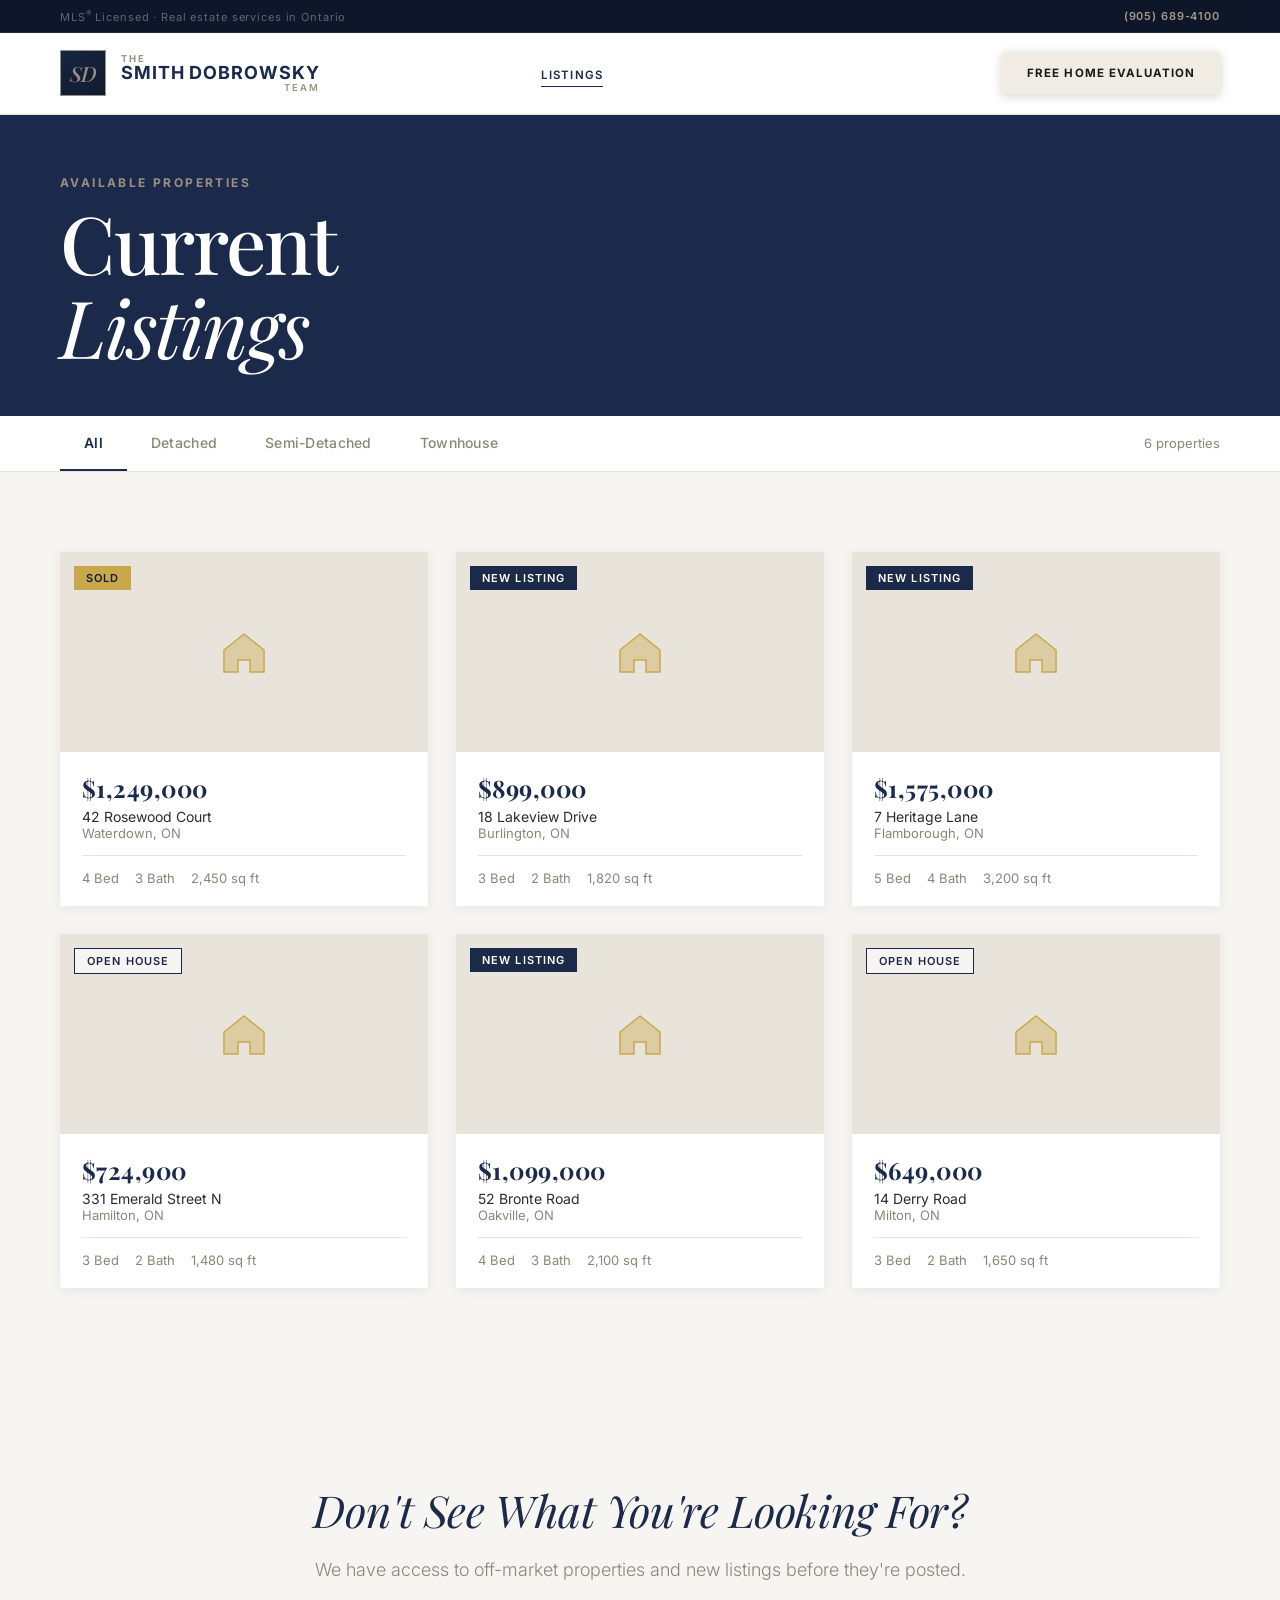
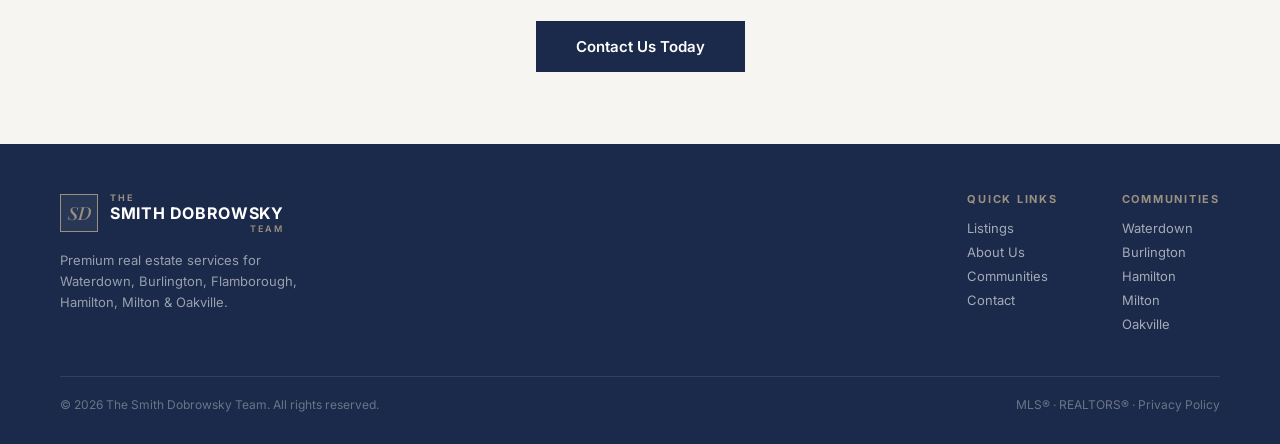
<file: listings.html>
<!DOCTYPE html>
<html lang="en-CA">
<head>
  <meta charset="UTF-8" />
  <meta name="viewport" content="width=device-width, initial-scale=1.0" />
  <title>Current Listings — The Smith Dobrowsky Team</title>
  <meta name="description" content="Browse available properties with The Smith Dobrowsky Team across Waterdown, Burlington, Hamilton, Flamborough, Milton and Oakville." />
  <link rel="preconnect" href="https://fonts.googleapis.com" />
  <link rel="preconnect" href="https://fonts.gstatic.com" crossorigin />
  <link href="https://fonts.googleapis.com/css2?family=Playfair+Display:ital,wght@0,400;0,500;0,600;1,400;1,500&family=Inter:wght@300;400;500;600;700&display=swap" rel="stylesheet" />
  <link rel="stylesheet" href="css/styles.css" />
</head>
<body>

  <!-- ── Announcement bar ── -->
  <div class="announce-bar">
    <span class="announce-bar__copy">MLS<sup>®</sup> Licensed · Real estate services in Ontario</span>
    <a href="tel:9056894100" class="announce-bar__phone">(905) 689-4100</a>
  </div>

  <!-- ── Nav ── -->
  <nav class="nav" id="main-nav">
    <a href="index.html" class="nav__logo" aria-label="The Smith Dobrowsky Team — Home">
      <div class="nav__logo-mark"><span>SD</span></div>
      <div class="nav__wordmark">
        <span class="nav__wordmark-the">The</span>
        <span class="nav__wordmark-name">Smith Dobrowsky</span>
        <span class="nav__wordmark-team">Team</span>
      </div>
    </a>
    <ul class="nav__links" role="list">
      <li><a href="listings.html" class="nav__link is-active">Listings</a></li>
      <li><a href="about.html"    class="nav__link">About</a></li>
      <li><a href="contact.html"  class="nav__link">Contact</a></li>
    </ul>
    <a href="contact.html" class="nav__cta">Free Home Evaluation</a>
    <button class="nav__toggle" id="nav-toggle" aria-label="Toggle navigation" aria-expanded="false">
      <span></span><span></span><span></span>
    </button>
  </nav>

  <!-- ── Mobile menu ── -->
  <div class="nav__mobile-menu" id="nav-mobile-menu">
    <a href="listings.html">Listings</a>
    <a href="about.html">About</a>
    <a href="contact.html">Contact</a>
    <a href="contact.html" class="nav__cta">Free Home Evaluation</a>
  </div>

  <main>

    <!-- ── Page header ── -->
    <header class="page-header">
      <div class="page-header__eyebrow">Available Properties</div>
      <h1 class="page-header__h1">Current<br><em>Listings</em></h1>
    </header>

    <!-- ── Filter bar ── -->
    <div class="filter-bar">
      <button class="filter-btn is-active" data-filter="All">All</button>
      <button class="filter-btn" data-filter="Detached">Detached</button>
      <button class="filter-btn" data-filter="Semi-Detached">Semi-Detached</button>
      <button class="filter-btn" data-filter="Townhouse">Townhouse</button>
      <span class="filter-bar__count">6 properties</span>
    </div>

    <!-- ── Listings grid ── -->
    <section class="section section--cream">
      <div class="listings-grid">

        <div class="listing-card" data-type="Detached">
          <div class="listing-card__img">
            <svg width="48" height="48" viewBox="0 0 48 48" fill="none" aria-hidden="true"><path d="M24 6L4 22v22h14V32h12v12h14V22L24 6z" fill="#C9A84C" opacity="0.4"/><path d="M24 6L4 22v22h14V32h12v12h14V22L24 6z" stroke="#C9A84C" stroke-width="1.5"/></svg>
            <div class="listing-card__badge" style="background:#C9A84C;color:#111D33">Sold</div>
          </div>
          <div class="listing-card__body">
            <div class="listing-card__price">$1,249,000</div>
            <div class="listing-card__address">42 Rosewood Court</div>
            <div class="listing-card__city">Waterdown, ON</div>
            <div class="listing-card__divider"></div>
            <div class="listing-card__details"><span>4 Bed</span><span>3 Bath</span><span>2,450 sq ft</span></div>
          </div>
        </div>

        <div class="listing-card" data-type="Semi-Detached">
          <div class="listing-card__img">
            <svg width="48" height="48" viewBox="0 0 48 48" fill="none" aria-hidden="true"><path d="M24 6L4 22v22h14V32h12v12h14V22L24 6z" fill="#C9A84C" opacity="0.4"/><path d="M24 6L4 22v22h14V32h12v12h14V22L24 6z" stroke="#C9A84C" stroke-width="1.5"/></svg>
            <div class="listing-card__badge" style="background:#1B2A4A;color:#fff">New Listing</div>
          </div>
          <div class="listing-card__body">
            <div class="listing-card__price">$899,000</div>
            <div class="listing-card__address">18 Lakeview Drive</div>
            <div class="listing-card__city">Burlington, ON</div>
            <div class="listing-card__divider"></div>
            <div class="listing-card__details"><span>3 Bed</span><span>2 Bath</span><span>1,820 sq ft</span></div>
          </div>
        </div>

        <div class="listing-card" data-type="Detached">
          <div class="listing-card__img">
            <svg width="48" height="48" viewBox="0 0 48 48" fill="none" aria-hidden="true"><path d="M24 6L4 22v22h14V32h12v12h14V22L24 6z" fill="#C9A84C" opacity="0.4"/><path d="M24 6L4 22v22h14V32h12v12h14V22L24 6z" stroke="#C9A84C" stroke-width="1.5"/></svg>
            <div class="listing-card__badge" style="background:#1B2A4A;color:#fff">New Listing</div>
          </div>
          <div class="listing-card__body">
            <div class="listing-card__price">$1,575,000</div>
            <div class="listing-card__address">7 Heritage Lane</div>
            <div class="listing-card__city">Flamborough, ON</div>
            <div class="listing-card__divider"></div>
            <div class="listing-card__details"><span>5 Bed</span><span>4 Bath</span><span>3,200 sq ft</span></div>
          </div>
        </div>

        <div class="listing-card" data-type="Townhouse">
          <div class="listing-card__img">
            <svg width="48" height="48" viewBox="0 0 48 48" fill="none" aria-hidden="true"><path d="M24 6L4 22v22h14V32h12v12h14V22L24 6z" fill="#C9A84C" opacity="0.4"/><path d="M24 6L4 22v22h14V32h12v12h14V22L24 6z" stroke="#C9A84C" stroke-width="1.5"/></svg>
            <div class="listing-card__badge" style="background:#F7F5F1;color:#1B2A4A;border:1px solid #1B2A4A">Open House</div>
          </div>
          <div class="listing-card__body">
            <div class="listing-card__price">$724,900</div>
            <div class="listing-card__address">331 Emerald Street N</div>
            <div class="listing-card__city">Hamilton, ON</div>
            <div class="listing-card__divider"></div>
            <div class="listing-card__details"><span>3 Bed</span><span>2 Bath</span><span>1,480 sq ft</span></div>
          </div>
        </div>

        <div class="listing-card" data-type="Detached">
          <div class="listing-card__img">
            <svg width="48" height="48" viewBox="0 0 48 48" fill="none" aria-hidden="true"><path d="M24 6L4 22v22h14V32h12v12h14V22L24 6z" fill="#C9A84C" opacity="0.4"/><path d="M24 6L4 22v22h14V32h12v12h14V22L24 6z" stroke="#C9A84C" stroke-width="1.5"/></svg>
            <div class="listing-card__badge" style="background:#1B2A4A;color:#fff">New Listing</div>
          </div>
          <div class="listing-card__body">
            <div class="listing-card__price">$1,099,000</div>
            <div class="listing-card__address">52 Bronte Road</div>
            <div class="listing-card__city">Oakville, ON</div>
            <div class="listing-card__divider"></div>
            <div class="listing-card__details"><span>4 Bed</span><span>3 Bath</span><span>2,100 sq ft</span></div>
          </div>
        </div>

        <div class="listing-card" data-type="Townhouse">
          <div class="listing-card__img">
            <svg width="48" height="48" viewBox="0 0 48 48" fill="none" aria-hidden="true"><path d="M24 6L4 22v22h14V32h12v12h14V22L24 6z" fill="#C9A84C" opacity="0.4"/><path d="M24 6L4 22v22h14V32h12v12h14V22L24 6z" stroke="#C9A84C" stroke-width="1.5"/></svg>
            <div class="listing-card__badge" style="background:#F7F5F1;color:#1B2A4A;border:1px solid #1B2A4A">Open House</div>
          </div>
          <div class="listing-card__body">
            <div class="listing-card__price">$649,000</div>
            <div class="listing-card__address">14 Derry Road</div>
            <div class="listing-card__city">Milton, ON</div>
            <div class="listing-card__divider"></div>
            <div class="listing-card__details"><span>3 Bed</span><span>2 Bath</span><span>1,650 sq ft</span></div>
          </div>
        </div>

      </div>
    </section>

    <!-- ── CTA band ── -->
    <section class="cta-band">
      <h2 class="cta-band__heading">Don't See What You're Looking For?</h2>
      <p class="cta-band__sub">We have access to off-market properties and new listings before they're posted.</p>
      <a href="contact.html" class="btn-navy" style="display:inline-block">Contact Us Today</a>
    </section>

  </main>

  <!-- ── Footer ── -->
  <footer class="footer">
    <div class="footer__top">
      <div>
        <div class="footer__brand">
          <div class="footer__logo-mark"><span>SD</span></div>
          <div>
            <div class="footer__wordmark-the">The</div>
            <div class="footer__wordmark-name">Smith Dobrowsky</div>
            <div class="footer__wordmark-team">Team</div>
          </div>
        </div>
        <p class="footer__tagline">Premium real estate services for Waterdown, Burlington, Flamborough, Hamilton, Milton &amp; Oakville.</p>
      </div>
      <div class="footer__cols">
        <div>
          <div class="footer__col-title">Quick Links</div>
          <a href="listings.html" class="footer__col-link">Listings</a>
          <a href="about.html"    class="footer__col-link">About Us</a>
          <a href="contact.html"  class="footer__col-link">Communities</a>
          <a href="contact.html"  class="footer__col-link">Contact</a>
        </div>
        <div>
          <div class="footer__col-title">Communities</div>
          <a href="listings.html" class="footer__col-link">Waterdown</a>
          <a href="listings.html" class="footer__col-link">Burlington</a>
          <a href="listings.html" class="footer__col-link">Hamilton</a>
          <a href="listings.html" class="footer__col-link">Milton</a>
          <a href="listings.html" class="footer__col-link">Oakville</a>
        </div>
      </div>
    </div>
    <div class="footer__bottom">
      <span class="footer__legal">© 2026 The Smith Dobrowsky Team. All rights reserved.</span>
      <span class="footer__legal">MLS® · REALTORS® · <a href="#" style="color:inherit">Privacy Policy</a></span>
    </div>
  </footer>

  <script src="js/main.js"></script>
</body>
</html>
</file>
<file: css/styles.css>
/* ═══════════════════════════════════════════════════════════
   THE SMITH DOBROWSKY TEAM — Design System Stylesheet
   ═══════════════════════════════════════════════════════════ */

/* ── Google Fonts ── */
@import url('https://fonts.googleapis.com/css2?family=Playfair+Display:ital,wght@0,400;0,500;0,600;1,400;1,500&family=Inter:wght@300;400;500;600;700&display=swap');

/* ── Design Tokens ── */
:root {
  --navy:       #1B2A4A;
  --navy-dark:  #111D33;
  --gold:       #9a9080;
  --gold-dark:  #7a7268;
  --cream:      #F7F5F1;
  --pearl:      #E8E4DC;
  --charcoal:   #2C2C2C;
  --warm-gray:  #8A8678;

  --font-serif: 'Playfair Display', Georgia, 'Times New Roman', serif;
  --font-sans:  'Inter', -apple-system, BlinkMacSystemFont, 'Segoe UI', system-ui, sans-serif;
  --font-display: var(--font-serif);
  --font-body: var(--font-sans);
  --serif: var(--font-serif);
  --sans: var(--font-sans);

  --shadow-card:  0 2px 12px rgba(27,42,74,0.08);
  --shadow-hover: 0 4px 24px rgba(27,42,74,0.14);
  --shadow-float: 0 8px 40px rgba(27,42,74,0.22);

  --radius: 0;
  --unit: 4px;
}

/* ── Reset ── */
*, *::before, *::after { box-sizing: border-box; margin: 0; padding: 0; }
html {
  font-size: 16px;
  -webkit-font-smoothing: antialiased;
  -moz-osx-font-smoothing: grayscale;
  text-rendering: optimizeLegibility;
}
body {
  font-family: var(--font-body);
  font-weight: 400;
  color: var(--charcoal);
  background: #fff;
}
a { text-decoration: none; color: inherit; }
button { cursor: pointer; border: none; background: none; font-family: inherit; }
img { display: block; max-width: 100%; }
svg { display: block; }

/* ── Typography ── */
h1, h2, h3, h4 {
  font-family: var(--font-display);
  font-weight: 500;
  letter-spacing: -0.01em;
}

p,
li,
input,
textarea,
select,
button {
  font-family: var(--font-sans);
}

p {
  font-size: 16px;
  line-height: 1.7;
}

/* ═══════════════════════════════════════════════════════════
   ANNOUNCEMENT BAR
   ═══════════════════════════════════════════════════════════ */
.announce-bar {
  background: var(--navy-dark);
  border-bottom: 1px solid rgba(180,168,150,0.15);
  padding: 7px 60px;
  display: flex;
  align-items: center;
  justify-content: space-between;
}
.announce-bar__copy {
  font-size: 11px;
  color: rgba(255,255,255,0.38);
  letter-spacing: 0.06em;
}
.announce-bar__copy sup { font-size: 8px; }
.announce-bar__phone {
  font-size: 11px;
  font-weight: 600;
  color: var(--gold);
  letter-spacing: 0.06em;
}

/* ═══════════════════════════════════════════════════════════
   NAV
   ═══════════════════════════════════════════════════════════ */
.nav {
  display: flex;
  align-items: center;
  justify-content: space-between;
  padding: 0 60px;
  height: 78px;
  background: #fff;
  border-bottom: 1px solid var(--pearl);
  position: sticky;
  top: 0;
  z-index: 100;
  backdrop-filter: blur(12px);
  -webkit-backdrop-filter: blur(12px);
  transition: background 300ms;
}
.nav--inverse {
  background: rgba(17,29,51,0.97);
  border-bottom-color: rgba(180,168,150,0.12);
}

/* Logo */
.nav__logo {
  display: flex;
  align-items: center;
  gap: 13px;
}
.nav__logo-mark {
  width: 44px;
  height: 44px;
  background: var(--navy);
  display: flex;
  align-items: center;
  justify-content: center;
  flex-shrink: 0;
  outline: 1.5px solid var(--gold);
  outline-offset: -1px;
}
.nav__logo-mark span {
  font-family: var(--font-serif);
  font-size: 21px;
  font-weight: 500;
  color: var(--gold);
  font-style: italic;
  letter-spacing: -1px;
}
.nav__wordmark {
  display: flex;
  flex-direction: column;
  line-height: 1;
}
.nav__wordmark-the {
  font-size: 9.5px;
  font-weight: 700;
  letter-spacing: 0.2em;
  text-transform: uppercase;
  color: var(--gold);
}
.nav__wordmark-name {
  font-size: 18px;
  font-weight: 700;
  letter-spacing: 0.05em;
  text-transform: uppercase;
  color: var(--navy);
  line-height: 1.05;
  transition: color 300ms;
}
.nav--inverse .nav__wordmark-name { color: #fff; }
.nav__wordmark-team {
  font-size: 9.5px;
  font-weight: 600;
  letter-spacing: 0.2em;
  text-transform: uppercase;
  color: var(--gold);
  text-align: right;
}

/* Nav links */
.nav__links {
  display: flex;
  align-items: center;
  gap: 32px;
  list-style: none;
}
.nav__link {
  font-size: 11.5px;
  font-weight: 400;
  letter-spacing: 0.1em;
  text-transform: uppercase;
  color: var(--warm-gray);
  padding: 4px 0;
  border-bottom: 1px solid transparent;
  transition: color 200ms, border-color 200ms;
}
.nav__link:hover,
.nav__link.is-active {
  color: var(--navy);
  font-weight: 600;
  border-bottom-color: currentColor;
}
.nav--inverse .nav__link { color: rgba(255,255,255,0.58); }
.nav--inverse .nav__link:hover,
.nav--inverse .nav__link.is-active { color: #fff; }

.nav__cta {
  font-size: 11.5px;
  font-weight: 700;
  letter-spacing: 0.09em;
  text-transform: uppercase;
  color: var(--navy-dark);
  background: var(--gold);
  padding: 11px 22px;
  transition: background 200ms;
}
.nav__cta:hover { background: var(--gold-dark); }

/* Mobile hamburger */
.nav__toggle {
  display: none;
  flex-direction: column;
  justify-content: space-between;
  width: 26px;
  height: 18px;
  padding: 0;
  background: none;
  border: none;
  cursor: pointer;
}
.nav__toggle span {
  display: block;
  width: 100%;
  height: 1.5px;
  background: var(--navy);
  transition: transform 300ms, opacity 200ms;
}
.nav--inverse .nav__toggle span { background: #fff; }

.nav__toggle.is-open span:nth-child(1) { transform: translateY(8.25px) rotate(45deg); }
.nav__toggle.is-open span:nth-child(2) { opacity: 0; }
.nav__toggle.is-open span:nth-child(3) { transform: translateY(-8.25px) rotate(-45deg); }

/* Mobile menu */
.nav__mobile-menu {
  display: none;
  position: fixed;
  top: 116px;
  left: 0;
  right: 0;
  background: var(--navy-dark);
  padding: 28px 24px;
  z-index: 99;
  border-top: 1px solid rgba(180,168,150,0.15);
}
.nav__mobile-menu.is-open { display: block; }
.nav__mobile-menu a, .nav__mobile-menu button {
  display: block;
  width: 100%;
  text-align: left;
  font-size: 15px;
  font-weight: 500;
  letter-spacing: 0.06em;
  color: rgba(255,255,255,0.75);
  padding: 14px 0;
  border-bottom: 1px solid rgba(255,255,255,0.07);
  transition: color 200ms;
}
.nav__mobile-menu a:hover,
.nav__mobile-menu button:hover { color: #fff; }
.nav__mobile-menu .nav__cta {
  display: block;
  text-align: center;
  margin-top: 20px;
  padding: 13px;
  width: 100%;
}

/* ═══════════════════════════════════════════════════════════
   FOOTER
   ═══════════════════════════════════════════════════════════ */
.footer {
  background: var(--navy);
  padding: 48px 60px 32px;
}
.footer__top {
  display: flex;
  justify-content: space-between;
  align-items: flex-start;
  margin-bottom: 36px;
}
.footer__brand { display: flex; align-items: center; gap: 12px; margin-bottom: 16px; }
.footer__logo-mark {
  width: 38px;
  height: 38px;
  background: rgba(255,255,255,0.06);
  display: flex;
  align-items: center;
  justify-content: center;
  outline: 1px solid var(--gold);
  outline-offset: -1px;
}
.footer__logo-mark span {
  font-family: var(--font-serif);
  font-size: 18px;
  font-weight: 500;
  color: var(--gold);
  font-style: italic;
}
.footer__wordmark-the {
  font-size: 9px;
  font-weight: 700;
  letter-spacing: 0.2em;
  text-transform: uppercase;
  color: var(--gold);
}
.footer__wordmark-name {
  font-size: 16px;
  font-weight: 700;
  letter-spacing: 0.04em;
  text-transform: uppercase;
  color: #fff;
}
.footer__wordmark-team {
  font-size: 9px;
  font-weight: 600;
  letter-spacing: 0.2em;
  text-transform: uppercase;
  color: var(--gold);
  text-align: right;
}
.footer__tagline {
  font-size: 13px;
  color: rgba(255,255,255,0.55);
  line-height: 1.6;
  max-width: 260px;
}
.footer__cols { display: flex; gap: 64px; }
.footer__col-title {
  font-size: 11px;
  font-weight: 700;
  letter-spacing: 0.16em;
  text-transform: uppercase;
  color: var(--gold);
  margin-bottom: 14px;
}
.footer__col-link {
  display: block;
  font-size: 13px;
  color: rgba(255,255,255,0.6);
  margin-bottom: 8px;
  transition: color 200ms;
}
.footer__col-link:hover { color: #fff; }
.footer__bottom {
  border-top: 1px solid rgba(255,255,255,0.1);
  padding-top: 20px;
  display: flex;
  justify-content: space-between;
  align-items: center;
}
.footer__legal {
  font-size: 12px;
  color: rgba(255,255,255,0.35);
}

/* ═══════════════════════════════════════════════════════════
   HERO
   ═══════════════════════════════════════════════════════════ */
.hero {
  background: var(--navy);
  position: relative;
  overflow: hidden;
}
.hero__texture {
  position: absolute;
  inset: 0;
  pointer-events: none;
  background-image: repeating-linear-gradient(
    135deg,
    rgba(255,255,255,0.010) 0px,
    rgba(255,255,255,0.010) 1px,
    transparent 1px,
    transparent 72px
  );
}
.hero__glow {
  position: absolute;
  top: -10%;
  right: -5%;
  width: 55%;
  height: 70%;
  background: radial-gradient(ellipse at top right, rgba(180,168,150,0.07) 0%, transparent 65%);
  pointer-events: none;
}
.hero__inner {
  max-width: 1280px;
  margin: 0 auto;
  padding: 108px 60px 100px;
  display: flex;
  align-items: center;
  gap: 56px;
  width: 100%;
  min-height: calc(100vh - 116px);
}
.hero__left {
  flex: 0 0 auto;
  max-width: 540px;
  width: 100%;
}
.hero__overline {
  display: flex;
  align-items: center;
  gap: 12px;
  font-size: 10.5px;
  font-weight: 700;
  letter-spacing: 0.2em;
  text-transform: uppercase;
  color: var(--gold);
  margin-bottom: 28px;
}
.hero__overline-rule {
  display: inline-block;
  width: 28px;
  height: 1px;
  background: var(--gold);
  flex-shrink: 0;
}
.hero__h1 {
  margin: 0 0 28px;
  line-height: 1.02;
  letter-spacing: -0.025em;
}
.hero__h1-line {
  display: block;
  font-size: 68px;
  font-weight: 500;
  color: #fff;
}
.hero__h1-em {
  display: block;
  font-size: 68px;
  font-weight: 400;
  color: rgba(255,255,255,0.82);
  font-style: italic;
}
.hero__sub {
  font-size: 17px;
  font-weight: 300;
  color: rgba(255,255,255,0.66);
  line-height: 1.72;
  margin: 0 0 40px;
  max-width: 460px;
}

/* Lead capture */
.hero__form {
  background: rgba(255,255,255,0.05);
  border: 1px solid rgba(180,168,150,0.28);
  padding: 24px 24px 20px;
  margin-bottom: 24px;
}
.hero__form-label {
  font-size: 11px;
  font-weight: 700;
  letter-spacing: 0.18em;
  text-transform: uppercase;
  color: var(--gold);
  margin-bottom: 14px;
}
.hero__form-row {
  display: flex;
}
.hero__form-input {
  flex: 1;
  min-width: 0;
  font-family: var(--font-sans);
  font-size: 14px;
  color: var(--charcoal);
  background: #fff;
  border: 1.5px solid var(--pearl);
  border-right: none;
  padding: 13px 16px;
  outline: none;
  transition: border-color 200ms;
}
.hero__form-input:focus { border-color: var(--gold); }
.hero__form-btn {
  font-size: 11.5px;
  font-weight: 700;
  letter-spacing: 0.1em;
  text-transform: uppercase;
  color: var(--navy-dark);
  background: var(--gold);
  padding: 13px 20px;
  white-space: nowrap;
  flex-shrink: 0;
  transition: background 200ms;
}
.hero__form-btn:hover { background: var(--gold-dark); }
.hero__form-disclaimer {
  font-size: 11px;
  color: rgba(255,255,255,0.30);
  margin-top: 9px;
  letter-spacing: 0.02em;
}

/* Hero CTAs */
.hero__ctas {
  display: flex;
  align-items: center;
  gap: 24px;
  flex-wrap: wrap;
}
.btn-ghost {
  font-size: 12px;
  font-weight: 600;
  letter-spacing: 0.1em;
  text-transform: uppercase;
  color: rgba(255,255,255,0.80);
  background: transparent;
  border: 1.5px solid rgba(255,255,255,0.28);
  padding: 12px 28px;
  transition: border-color 200ms, color 200ms;
}
.btn-ghost:hover {
  border-color: rgba(255,255,255,0.70);
  color: #fff;
}
.btn-text-link {
  font-size: 13px;
  font-weight: 400;
  color: rgba(255,255,255,0.46);
  letter-spacing: 0.02em;
  display: flex;
  align-items: center;
  gap: 6px;
  transition: color 200ms;
}
.btn-text-link:hover { color: rgba(255,255,255,0.92); }

/* Hero right — editorial visual */
.hero__right {
  flex: 1 1 auto;
  position: relative;
  min-height: 560px;
  display: flex;
  align-self: stretch;
}
.hero__frame {
  flex: 1;
  position: relative;
  overflow: hidden;
  background: linear-gradient(168deg, #1c2f3e 0%, #263a46 22%, #344a38 52%, #2b3b26 75%, #1e2c1a 100%);
}
.hero__frame-glow {
  position: absolute;
  inset: 0;
  pointer-events: none;
  background: radial-gradient(ellipse 75% 55% at 68% 28%, rgba(220,170,70,0.17) 0%, transparent 62%);
}
.hero__frame-scrim {
  position: absolute;
  bottom: 0;
  left: 0;
  right: 0;
  height: 48%;
  background: linear-gradient(to top, rgba(16,26,44,0.94) 0%, transparent 100%);
  pointer-events: none;
}
.hero__corner {
  position: absolute;
  pointer-events: none;
}
.hero__corner--tl { top: 20px; left: 20px; }
.hero__corner--br { bottom: 20px; right: 20px; display: flex; flex-direction: column; align-items: flex-end; }
.hero__corner-h { width: 44px; height: 1px; background: var(--gold); opacity: 0.65; }
.hero__corner-v { width: 1px; height: 44px; background: var(--gold); opacity: 0.65; }
.hero__placeholder {
  position: absolute;
  inset: 0;
  display: flex;
  flex-direction: column;
  align-items: center;
  justify-content: center;
  gap: 14px;
}
.hero__placeholder-label {
  font-size: 10.5px;
  font-weight: 600;
  color: rgba(180,168,150,0.55);
  letter-spacing: 0.18em;
  text-transform: uppercase;
}
.hero__placeholder-sub {
  font-size: 10px;
  color: rgba(255,255,255,0.20);
  letter-spacing: 0.1em;
}
.hero__caption {
  position: absolute;
  bottom: 0;
  left: 0;
  right: 0;
  padding: 22px 26px;
}
.hero__caption-rule { width: 28px; height: 1px; background: var(--gold); margin-bottom: 11px; }
.hero__caption-name {
  font-family: var(--font-serif);
  font-size: 17px;
  font-weight: 500;
  color: #fff;
  font-style: italic;
  line-height: 1.35;
}
.hero__caption-title {
  font-size: 10px;
  font-weight: 600;
  letter-spacing: 0.18em;
  text-transform: uppercase;
  color: var(--gold);
  margin-top: 7px;
}

/* Floating credential badge */
.hero__badge {
  position: absolute;
  bottom: -24px;
  left: -28px;
  background: #fff;
  padding: 18px 22px 16px;
  box-shadow: var(--shadow-float);
  min-width: 188px;
  z-index: 2;
}
.hero__badge-rule { width: 24px; height: 2px; background: var(--gold); margin-bottom: 12px; }
.hero__badge-number {
  font-size: 34px;
  font-weight: 700;
  color: var(--navy);
  line-height: 1;
  letter-spacing: -0.02em;
}
.hero__badge-desc {
  font-size: 12px;
  color: var(--warm-gray);
  margin-top: 5px;
  line-height: 1.4;
}



/* ═══════════════════════════════════════════════════════════
   PREMIUM HERO REFINEMENT
   ═══════════════════════════════════════════════════════════ */
.announce-bar {
  padding: 8px 60px;
  background: #0d1729;
}
.announce-bar__copy {
  color: rgba(255,255,255,0.34);
  letter-spacing: 0.08em;
}
.announce-bar__phone {
  color: rgba(180,168,150,0.9);
  letter-spacing: 0.08em;
}

.nav {
  height: 82px;
  padding: 0 60px;
}
.nav__logo { gap: 15px; }
.nav__logo-mark {
  width: 46px;
  height: 46px;
  background: linear-gradient(145deg, #172540 0%, #101b30 100%);
  box-shadow: inset 0 0 0 1px rgba(255,255,255,0.08);
}
.nav__links { gap: 34px; }
.nav__link { color: rgba(255,255,255,0.56); }
.nav__cta {
  padding: 13px 24px;
  color: #1a1a1a;
  background: #f0ece3;
  border: 1px solid rgba(255,255,255,0.12);
  box-shadow: 0 2px 10px rgba(0,0,0,0.18);
  transition: transform 200ms, box-shadow 200ms, background 200ms;
}
.nav__cta:hover {
  background: #e8e4dc;
  box-shadow: 0 3px 14px rgba(0,0,0,0.22);
  transform: translateY(-1px);
}

.hero {
  background:
    radial-gradient(ellipse at 80% 16%, rgba(180,168,150,0.11) 0%, transparent 34%),
    linear-gradient(145deg, #111d33 0%, #162744 46%, #101a2c 100%);
}
.hero::before {
  content: "";
  position: absolute;
  inset: 0;
  pointer-events: none;
  background-image:
    linear-gradient(118deg, transparent 0 42%, rgba(255,255,255,0.035) 42.2%, transparent 42.7%),
    linear-gradient(148deg, transparent 0 56%, rgba(180,168,150,0.045) 56.2%, transparent 56.65%);
  opacity: 0.72;
}
.hero__texture {
  background-image:
    repeating-linear-gradient(135deg, rgba(255,255,255,0.014) 0px, rgba(255,255,255,0.014) 1px, transparent 1px, transparent 68px),
    repeating-linear-gradient(45deg, rgba(180,168,150,0.014) 0px, rgba(180,168,150,0.014) 1px, transparent 1px, transparent 96px);
}
.hero__glow {
  top: -16%;
  right: -10%;
  width: 62%;
  height: 82%;
  background: radial-gradient(ellipse at top right, rgba(180,168,150,0.12) 0%, transparent 64%);
}
.hero__inner {
  max-width: 1320px;
  padding: 96px 60px 92px;
  gap: 86px;
  min-height: calc(100vh - 120px);
}
.hero__left { max-width: 595px; }
.hero__overline {
  gap: 14px;
  margin-bottom: 24px;
  color: rgba(180,168,150,0.94);
  letter-spacing: 0.18em;
}
.hero__overline-rule { width: 38px; }
.hero__h1 {
  margin-bottom: 26px;
  max-width: 590px;
}
.hero__h1-line,
.hero__h1-em {
  font-size: 64px;
  line-height: 1.03;
}
.hero__h1-em { color: rgba(255,255,255,0.9); }
.hero__sub {
  max-width: 545px;
  margin-bottom: 32px;
  font-size: 18px;
  color: rgba(255,255,255,0.72);
  line-height: 1.68;
}
.hero__form {
  background: rgba(255,255,255,0.075);
  border: 1px solid rgba(180,168,150,0.36);
  padding: 26px;
  margin-bottom: 26px;
  box-shadow: 0 28px 70px rgba(0,0,0,0.18), inset 0 1px 0 rgba(255,255,255,0.08);
}
.hero__form-label {
  display: block;
  margin-bottom: 15px;
  font-size: 12px;
  letter-spacing: 0.16em;
  color: rgba(232,207,133,0.96);
}
.hero__form-row {
  min-height: 58px;
  box-shadow: 0 16px 34px rgba(0,0,0,0.2);
}
.hero__form-input {
  min-height: 58px;
  padding: 17px 18px;
  font-size: 16px;
  border: 1px solid rgba(255,255,255,0.88);
  border-right: none;
  color: #17243c;
}
.hero__form-input::placeholder { color: rgba(44,44,44,0.48); }
.hero__form-input:focus {
  border-color: var(--gold);
  box-shadow: inset 0 0 0 1px var(--gold);
}
.hero__form-btn {
  min-height: 58px;
  padding: 16px 24px;
  background: #f0ece3;
  box-shadow: 0 2px 10px rgba(0,0,0,0.15);
  transition: background 200ms, transform 200ms;
}
.hero__form-btn:hover {
  background: #e8e4dc;
  box-shadow: 0 3px 14px rgba(0,0,0,0.22);
  transform: translateY(-1px);
}
.hero__form-disclaimer {
  margin-top: 12px;
  color: rgba(255,255,255,0.42);
}
.hero__trust {
  display: grid;
  grid-template-columns: repeat(3, 1fr);
  gap: 0;
  margin: 0 0 28px;
  padding: 18px 0;
  border-top: 1px solid rgba(255,255,255,0.12);
  border-bottom: 1px solid rgba(255,255,255,0.12);
}
.hero__trust-item {
  padding-right: 18px;
}
.hero__trust-item:not(:first-child) {
  padding-left: 18px;
  border-left: 1px solid rgba(180,168,150,0.24);
}
.hero__trust-value {
  display: block;
  font-family: var(--font-serif);
  font-size: 20px;
  font-weight: 500;
  color: #fff;
  line-height: 1.1;
}
.hero__trust-label {
  display: block;
  margin-top: 6px;
  font-size: 10px;
  font-weight: 700;
  letter-spacing: 0.13em;
  text-transform: uppercase;
  color: rgba(180,168,150,0.76);
  line-height: 1.45;
}
.hero__ctas { gap: 22px; }
.btn-ghost {
  padding: 11px 24px;
  border-color: rgba(255,255,255,0.2);
  color: rgba(255,255,255,0.68);
  background: rgba(255,255,255,0.025);
}
.btn-ghost:hover {
  border-color: rgba(180,168,150,0.7);
  color: #fff;
}
.btn-text-link { color: rgba(255,255,255,0.44); }

.hero__right {
  min-height: 610px;
  align-self: center;
}
.hero__frame {
  border: 1px solid rgba(180,168,150,0.26);
  background:
    radial-gradient(ellipse at 68% 18%, rgba(180,168,150,0.18) 0%, transparent 38%),
    linear-gradient(150deg, #15243b 0%, #1d3047 38%, #243f43 62%, #141f32 100%);
  box-shadow: 0 34px 90px rgba(0,0,0,0.34), inset 0 1px 0 rgba(255,255,255,0.07);
}
.hero__frame::before,
.hero__frame::after {
  content: "";
  position: absolute;
  inset: 0;
  pointer-events: none;
}
.hero__frame::before {
  background-image:
    linear-gradient(130deg, transparent 0 46%, rgba(255,255,255,0.06) 46.1%, transparent 46.5%),
    linear-gradient(45deg, transparent 0 56%, rgba(180,168,150,0.08) 56.1%, transparent 56.45%);
}
.hero__frame::after {
  inset: 22px;
  border: 1px solid rgba(255,255,255,0.06);
}
.hero__frame-glow {
  background:
    radial-gradient(ellipse 78% 55% at 70% 27%, rgba(220,170,70,0.2) 0%, transparent 62%),
    radial-gradient(ellipse 54% 42% at 24% 70%, rgba(255,255,255,0.08) 0%, transparent 58%);
}
.hero__visual-lines {
  position: absolute;
  inset: 13% 9% 18%;
  opacity: 0.55;
  background-image:
    linear-gradient(90deg, rgba(255,255,255,0.055) 1px, transparent 1px),
    linear-gradient(0deg, rgba(255,255,255,0.045) 1px, transparent 1px);
  background-size: 48px 48px;
  mask-image: linear-gradient(to bottom, transparent 0%, #000 20%, #000 78%, transparent 100%);
}
.hero__placeholder {
  inset: 52px 46px 132px;
  justify-content: center;
  gap: 16px;
  text-align: center;
}
.hero__placeholder svg {
  width: min(72%, 310px);
  height: auto;
  filter: drop-shadow(0 22px 34px rgba(0,0,0,0.26));
}
.hero__placeholder-label {
  color: rgba(232,207,133,0.82);
  letter-spacing: 0.2em;
}
.hero__placeholder-sub {
  max-width: 330px;
  color: rgba(255,255,255,0.38);
  line-height: 1.7;
  letter-spacing: 0.06em;
}
.hero__caption {
  padding: 28px 32px;
  background: linear-gradient(to top, rgba(12,20,35,0.82), transparent);
}
.hero__caption-name { font-size: 19px; }
.hero__badge {
  left: 28px;
  bottom: 28px;
  min-width: 196px;
  padding: 20px 22px 18px;
  box-shadow: 0 24px 58px rgba(0,0,0,0.26);
}

/* ═══════════════════════════════════════════════════════════
   PROOF BAR
   ═══════════════════════════════════════════════════════════ */
.proof-bar {
  background: #fff;
  border-top: 3px solid var(--gold);
  border-bottom: 1px solid var(--pearl);
  padding: 56px 60px;
}
.proof-bar__grid {
  max-width: 1280px;
  margin: 0 auto;
  display: grid;
  grid-template-columns: repeat(4, 1fr);
}
.proof-bar__stat {
  padding: 0 44px;
  text-align: center;
}
.proof-bar__stat:not(:last-child) { border-right: 1px solid var(--pearl); }
.proof-bar__rule { width: 28px; height: 2px; background: var(--gold); margin: 0 auto 18px; }
.proof-bar__number {
  font-size: 58px;
  font-weight: 700;
  color: var(--navy);
  line-height: 1;
  letter-spacing: -0.02em;
}
.proof-bar__label {
  font-size: 13px;
  font-weight: 600;
  color: var(--navy);
  margin-top: 12px;
  letter-spacing: 0.03em;
}
.proof-bar__sub {
  font-size: 12px;
  color: var(--warm-gray);
  margin-top: 5px;
  line-height: 1.5;
}

/* ═══════════════════════════════════════════════════════════
   SECTIONS — shared
   ═══════════════════════════════════════════════════════════ */
.section { padding: 80px 60px; }
.section--cream { background: var(--cream); }
.section--navy { background: var(--navy); }
.section--white { background: #fff; }
.section--border-top { border-top: 1px solid var(--pearl); }

.section-eyebrow {
  font-size: 12px;
  font-weight: 700;
  letter-spacing: 0.2em;
  text-transform: uppercase;
  color: var(--gold);
  margin-bottom: 10px;
}
/* On light-background sections, darken eyebrow for contrast (WCAG AA) */
.section--white .section-eyebrow,
.section--cream .section-eyebrow {
  color: #706860;
}
.section-heading {
  font-size: clamp(2.25rem, 4vw, 4.65rem);
  font-weight: 500;
  line-height: 1.02;
  letter-spacing: -0.01em;
  color: var(--navy);
  margin: 0;
}
.section-heading em {
  font-style: italic;
  font-weight: 400;
}
.section-heading--white { color: #fff; }

/* ═══════════════════════════════════════════════════════════
   LISTING CARD
   ═══════════════════════════════════════════════════════════ */
.listings-grid {
  display: grid;
  grid-template-columns: repeat(3, 1fr);
  gap: 28px;
  margin-bottom: 40px;
}
.listing-card {
  background: #fff;
  box-shadow: var(--shadow-card);
  overflow: hidden;
  transition: box-shadow 200ms, transform 200ms;
  cursor: pointer;
}
.listing-card:hover {
  box-shadow: var(--shadow-hover);
  transform: translateY(-2px);
}
.listing-card__img {
  height: 200px;
  background: var(--pearl);
  position: relative;
  display: flex;
  align-items: center;
  justify-content: center;
}
.listing-card__badge {
  position: absolute;
  top: 14px;
  left: 14px;
  font-size: 11px;
  font-weight: 600;
  letter-spacing: 0.1em;
  text-transform: uppercase;
  padding: 5px 12px;
}
.listing-card__body { padding: 20px 22px; }
.listing-card__price {
  font-size: 24px;
  font-weight: 700;
  color: var(--navy);
  letter-spacing: 0.02em;
}
.listing-card__address {
  font-size: 14px;
  color: var(--charcoal);
  margin-top: 4px;
}
.listing-card__city {
  font-size: 13px;
  color: var(--warm-gray);
}
.listing-card__divider {
  height: 1px;
  background: var(--pearl);
  margin: 14px 0;
}
.listing-card__details {
  font-size: 13px;
  color: var(--warm-gray);
  display: flex;
  gap: 16px;
}

/* ═══════════════════════════════════════════════════════════
   TESTIMONIALS
   ═══════════════════════════════════════════════════════════ */
.testimonials-grid {
  display: grid;
  grid-template-columns: repeat(3, 1fr);
  gap: 24px;
}
.testimonial-card {
  background: #fff;
  padding: 28px;
  box-shadow: 0 2px 12px rgba(27,42,74,0.06);
}
.testimonial-card__quote {
  font-family: var(--font-serif);
  font-size: 16px;
  font-style: italic;
  color: var(--navy);
  line-height: 1.6;
  margin-bottom: 20px;
}
.testimonial-card__divider {
  height: 1px;
  background: var(--pearl);
  margin-bottom: 16px;
}
.testimonial-card__name {
  font-size: 13px;
  font-weight: 600;
  color: var(--navy);
}
.testimonial-card__location {
  font-size: 12px;
  color: var(--warm-gray);
  margin-top: 2px;
}

/* ═══════════════════════════════════════════════════════════
   COMMUNITIES
   ═══════════════════════════════════════════════════════════ */
.communities-list {
  display: flex;
  gap: 12px;
  justify-content: center;
  flex-wrap: wrap;
}
.community-pill {
  font-size: 14px;
  font-weight: 600;
  letter-spacing: 0.08em;
  text-transform: uppercase;
  color: var(--pearl);
  border: 1px solid rgba(180,168,150,0.3);
  padding: 10px 24px;
  transition: background 200ms, color 200ms;
}
.community-pill:hover {
  background: rgba(180,168,150,0.15);
  color: var(--gold);
}

/* ═══════════════════════════════════════════════════════════
   CTA BAND
   ═══════════════════════════════════════════════════════════ */
.cta-band {
  padding: 72px 60px;
  background: var(--cream);
  text-align: center;
  border-top: 1px solid var(--pearl);
}
.cta-band__heading {
  font-size: 44px;
  font-style: italic;
  font-weight: 400;
  color: var(--navy);
  margin: 0 0 16px;
}
.cta-band__sub {
  font-size: 18px;
  font-weight: 300;
  color: var(--warm-gray);
  margin: 0 0 36px;
}
.btn-navy {
  font-size: 15px;
  font-weight: 600;
  color: #fff;
  background: var(--navy);
  padding: 16px 40px;
  transition: background 200ms;
}
.btn-navy:hover { background: var(--navy-dark); }

/* ═══════════════════════════════════════════════════════════
   PAGE HEADER (inner pages)
   ═══════════════════════════════════════════════════════════ */
.page-header {
  background: var(--navy);
  padding: 60px 60px 48px;
}
.page-header__eyebrow {
  font-size: 12px;
  font-weight: 700;
  letter-spacing: 0.2em;
  text-transform: uppercase;
  color: var(--gold);
  margin-bottom: 10px;
}
.page-header__h1 {
  font-size: 80px;
  font-weight: 500;
  color: #fff;
  margin: 0;
  line-height: 1.05;
  letter-spacing: -0.025em;
}
.page-header__h1 em { font-weight: 400; }

/* ═══════════════════════════════════════════════════════════
   LISTINGS PAGE
   ═══════════════════════════════════════════════════════════ */
.filter-bar {
  background: #fff;
  border-bottom: 1px solid var(--pearl);
  padding: 0 60px;
  display: flex;
  align-items: center;
}
.filter-btn {
  font-size: 14px;
  font-weight: 500;
  color: var(--warm-gray);
  padding: 18px 24px;
  border-bottom: 2px solid transparent;
  letter-spacing: 0.02em;
  transition: color 200ms, border-color 200ms;
}
.filter-btn:hover { color: var(--navy); }
.filter-btn.is-active {
  color: var(--navy);
  font-weight: 600;
  border-bottom-color: var(--navy);
}
.filter-bar__count {
  margin-left: auto;
  font-size: 13px;
  color: var(--warm-gray);
  padding: 18px 0;
}

/* ═══════════════════════════════════════════════════════════
   ABOUT PAGE
   ═══════════════════════════════════════════════════════════ */
.about-intro {
  padding: 72px 60px;
  display: grid;
  grid-template-columns: 1fr 1fr;
  gap: 80px;
  align-items: center;
}
.about-intro__eyebrow {
  font-size: 12px;
  font-weight: 700;
  letter-spacing: 0.2em;
  text-transform: uppercase;
  color: var(--gold);
  margin-bottom: 16px;
}
.about-intro__h2 {
  font-size: 38px;
  font-weight: 500;
  color: var(--navy);
  margin: 0 0 24px;
  line-height: 1.2;
}
.about-intro__p {
  font-size: 17px;
  font-weight: 300;
  color: var(--charcoal);
  line-height: 1.65;
  margin: 0 0 16px;
}
.about-intro__p2 {
  font-size: 16px;
  color: var(--warm-gray);
  line-height: 1.65;
  margin: 0 0 32px;
}
.about-intro__stats { display: flex; gap: 48px; }
.about-intro__stat-num {
  font-size: 36px;
  font-weight: 700;
  color: var(--navy);
  line-height: 1;
}
.about-intro__stat-label {
  font-size: 12px;
  color: var(--warm-gray);
  margin-top: 4px;
}
.about-intro__photo {
  background: var(--pearl);
  height: 420px;
  display: flex;
  align-items: center;
  justify-content: center;
  flex-direction: column;
  gap: 12px;
}
.about-intro__photo-label {
  font-size: 13px;
  color: var(--gold);
  letter-spacing: 0.04em;
}

/* Commitments cards */
.commitments-grid {
  display: grid;
  grid-template-columns: repeat(3, 1fr);
  gap: 32px;
}
.commitment-card {
  background: #fff;
  padding: 32px 28px;
  box-shadow: 0 2px 12px rgba(27,42,74,0.06);
}
.commitment-card__rule { width: 32px; height: 2px; background: var(--gold); margin-bottom: 20px; }
.commitment-card__h3 {
  font-family: var(--font-serif);
  font-size: 22px;
  font-weight: 500;
  color: var(--navy);
  margin: 0 0 14px;
}
.commitment-card__p {
  font-size: 15px;
  color: var(--warm-gray);
  line-height: 1.65;
}

/* Pull quote */
.pull-quote {
  padding: 72px 60px;
  background: var(--navy);
  text-align: center;
}
.pull-quote__text {
  font-family: var(--font-serif);
  font-size: 36px;
  font-style: italic;
  font-weight: 400;
  color: #fff;
  max-width: 680px;
  margin: 0 auto 24px;
  line-height: 1.4;
}
.pull-quote__rule { width: 48px; height: 2px; background: var(--gold); margin: 0 auto; }

/* ═══════════════════════════════════════════════════════════
   CONTACT PAGE
   ═══════════════════════════════════════════════════════════ */
.contact-body {
  padding: 72px 60px;
  display: grid;
  grid-template-columns: 1fr 1fr;
  gap: 80px;
  max-width: 1280px;
}
.contact-form-wrap {
  background: #fff;
  padding: 40px;
  box-shadow: var(--shadow-card);
}
.contact-form-wrap__h2 {
  font-size: 26px;
  font-weight: 500;
  color: var(--navy);
  margin: 0 0 28px;
}
.form-row { display: flex; flex-direction: column; gap: 20px; }
.form-row-2 { display: grid; grid-template-columns: 1fr 1fr; gap: 16px; }
label {
  font-size: 12px;
  font-weight: 400;
  color: var(--warm-gray);
  display: block;
  margin-bottom: 6px;
}
input, select, textarea {
  font-family: var(--font-sans);
  font-size: 15px;
  color: var(--charcoal);
  background: #fff;
  border: 1.5px solid var(--pearl);
  padding: 12px 16px;
  outline: none;
  width: 100%;
  transition: border-color 200ms;
  appearance: none;
  -webkit-appearance: none;
}
input:focus, select:focus, textarea:focus { border-color: var(--gold); }
select {
  background-image: url("data:image/svg+xml,%3Csvg xmlns='http://www.w3.org/2000/svg' width='12' height='8' viewBox='0 0 12 8'%3E%3Cpath d='M1 1l5 5 5-5' stroke='%231B2A4A' stroke-width='1.5' fill='none'/%3E%3C/svg%3E");
  background-repeat: no-repeat;
  background-position: right 14px center;
  padding-right: 36px;
}
textarea { height: 100px; resize: none; }
.btn-gold {
  font-size: 12px;
  font-weight: 600;
  letter-spacing: 0.1em;
  text-transform: uppercase;
  color: var(--navy-dark);
  background: var(--gold);
  padding: 13px;
  width: 100%;
  transition: background 200ms;
}
.btn-gold:hover { background: var(--gold-dark); }

/* Contact info */
.contact-info__h2 {
  font-family: var(--font-serif);
  font-size: 28px;
  font-weight: 500;
  color: var(--navy);
  margin: 0 0 32px;
}
.contact-info__intro {
  font-size: 16px;
  font-weight: 300;
  color: var(--charcoal);
  line-height: 1.65;
  margin: 0 0 40px;
}
.contact-detail {
  margin-bottom: 28px;
  padding-bottom: 28px;
  border-bottom: 1px solid var(--pearl);
}
.contact-detail__label {
  font-size: 11px;
  font-weight: 700;
  letter-spacing: 0.16em;
  text-transform: uppercase;
  color: var(--gold);
  margin-bottom: 6px;
}
.contact-detail__value {
  font-size: 16px;
  font-weight: 500;
  color: var(--navy);
}
.contact-detail__sub {
  font-size: 13px;
  color: var(--warm-gray);
  margin-top: 2px;
}
.contact-quote-box {
  background: var(--navy);
  padding: 24px 28px;
}
.contact-quote-box__text {
  font-family: var(--font-serif);
  font-size: 18px;
  font-style: italic;
  color: #fff;
  line-height: 1.5;
  margin-bottom: 10px;
}
.contact-quote-box__attr {
  font-size: 12px;
  color: var(--gold);
  letter-spacing: 0.06em;
  text-transform: uppercase;
}

/* Success state */
.success-wrap {
  background: var(--cream);
  min-height: 60vh;
  display: flex;
  align-items: center;
  justify-content: center;
}
.success-card {
  background: #fff;
  padding: 60px 56px;
  box-shadow: var(--shadow-card);
  text-align: center;
  max-width: 480px;
}
.success-card__rule { width: 48px; height: 2px; background: var(--gold); margin: 0 auto 28px; }
.success-card__h2 {
  font-size: 32px;
  font-weight: 500;
  color: var(--navy);
  margin: 0 0 16px;
}
.success-card__p {
  font-size: 16px;
  color: var(--warm-gray);
  line-height: 1.65;
  margin: 0 0 32px;
}

/* ═══════════════════════════════════════════════════════════
   SCROLL-REVEAL ANIMATION
   ═══════════════════════════════════════════════════════════ */
@keyframes sd-fade-up {
  from { opacity: 0; transform: translateY(22px); }
  to   { opacity: 1; transform: translateY(0); }
}
@keyframes sd-fade-in {
  from { opacity: 0; }
  to   { opacity: 1; }
}
@keyframes sd-slide-in-right {
  from { opacity: 0; transform: translateX(16px); }
  to   { opacity: 1; transform: translateX(0); }
}

/* Hero entry animations */
.sd-overline  { animation: sd-fade-in  0.55s ease 0.10s both; }
.sd-h1        { animation: sd-fade-up  0.75s cubic-bezier(0.22,1,0.36,1) 0.22s both; }
.sd-sub       { animation: sd-fade-up  0.65s ease 0.40s both; }
.sd-form      { animation: sd-fade-up  0.60s ease 0.55s both; }
.sd-ctas      { animation: sd-fade-up  0.55s ease 0.70s both; }
.sd-visual    { animation: sd-slide-in-right 0.90s cubic-bezier(0.22,1,0.36,1) 0.18s both; }

/* Scroll-reveal (added via JS IntersectionObserver) */
.reveal {
  opacity: 0;
  transform: translateY(20px);
  transition: opacity 0.6s ease, transform 0.6s ease;
}
.reveal.is-visible {
  opacity: 1;
  transform: none;
}

/* ═══════════════════════════════════════════════════════════
   RESPONSIVE
   ═══════════════════════════════════════════════════════════ */
@media (max-width: 1100px) {
  .hero__inner { gap: 48px; padding: 80px 48px 80px; }
  .hero__h1-line, .hero__h1-em { font-size: 56px; }
}

@media (max-width: 960px) {
  .announce-bar { padding: 7px 24px; }
  .nav { padding: 0 24px; }
  .nav__links, .nav__cta { display: none; }
  .nav__toggle { display: flex; }

  .hero__inner { flex-direction: column; align-items: flex-start; padding: 72px 32px 72px; gap: 52px; min-height: auto; }
  .hero__left { max-width: 100%; }
  .hero__right { display: none; }
  .hero__h1-line, .hero__h1-em { font-size: 52px; }

  .proof-bar { padding: 48px 24px; }
  .proof-bar__grid { grid-template-columns: repeat(2, 1fr); }
  .proof-bar__stat:nth-child(2) { border-right: none; }
  .proof-bar__stat:nth-child(1),
  .proof-bar__stat:nth-child(2) { border-bottom: 1px solid var(--pearl); padding-bottom: 40px; margin-bottom: 12px; }

  .section { padding: 56px 24px; }
  .page-header { padding: 48px 24px 36px; }
  .page-header__h1 { font-size: 56px; }

  .listings-grid { grid-template-columns: repeat(2, 1fr); }
  .filter-bar { padding: 0 24px; overflow-x: auto; }

  .about-intro { grid-template-columns: 1fr; gap: 40px; padding: 56px 24px; }
  .about-intro__photo { height: 280px; }
  .commitments-grid { grid-template-columns: 1fr; }

  .contact-body { grid-template-columns: 1fr; gap: 40px; padding: 56px 24px; }

  .testimonials-grid { grid-template-columns: 1fr; }

  .footer { padding: 40px 24px 24px; }
  .footer__top { flex-direction: column; gap: 36px; }
  .footer__cols { gap: 32px; }
  .footer__bottom { flex-direction: column; gap: 8px; text-align: center; }
}

@media (max-width: 600px) {
  .hero__h1-line, .hero__h1-em { font-size: 40px; }
  .hero__inner { padding: 56px 20px 64px; }
  .hero__form-row { flex-direction: column; }
  .hero__form-input { border-right: 1.5px solid var(--pearl); border-bottom: none; }
  .hero__form-btn { width: 100%; text-align: center; }
  .hero__ctas { flex-direction: column; align-items: flex-start; }
  .proof-bar__stat { padding: 28px 16px; }
  .listings-grid { grid-template-columns: 1fr; }
  .form-row-2 { grid-template-columns: 1fr; }
  .pull-quote__text { font-size: 26px; }
  .cta-band__heading { font-size: 32px; }
}


/* Premium hero responsive overrides */
html,
body {
  overflow-x: hidden;
}

.sd-overline,
.sd-h1,
.sd-sub,
.sd-form,
.sd-ctas,
.sd-visual {
  animation: none;
}

@media (min-width: 961px) {
  .hero__inner {
    padding-top: 66px;
    padding-bottom: 110px;
    min-height: auto;
  }
  .hero__overline { margin-bottom: 20px; }
  .hero__h1 { margin-bottom: 22px; }
  .hero__h1-line,
  .hero__h1-em { font-size: 58px; }
  .hero__sub {
    margin-bottom: 28px;
    font-size: 16.5px;
    line-height: 1.62;
  }
  .hero__form {
    padding: 22px;
    margin-bottom: 22px;
  }
  .hero__form-row,
  .hero__form-input,
  .hero__form-btn { min-height: 54px; }
  .hero__trust {
    padding: 15px 0;
    margin-bottom: 24px;
  }
  .hero__right { min-height: 500px; }
  .hero__frame { min-height: 500px; }
  .hero__placeholder { inset: 44px 44px 120px; }
  .hero__badge {
    top: 32px;
    right: 32px;
    bottom: auto;
    left: auto;
  }
}

@media (max-width: 1100px) {
  .nav { padding: 0 42px; }
  .hero__inner { gap: 52px; padding: 82px 42px 76px; }
  .hero__h1-line,
  .hero__h1-em { font-size: 54px; }
  .hero__right { min-height: 450px; }
  .hero__form-row { flex-direction: column; }
  .hero__form-input {
    border-right: 1px solid rgba(255,255,255,0.88);
    border-bottom: none;
  }
  .hero__form-btn { width: 100%; }
}

@media (max-width: 960px) {
  .announce-bar { padding: 7px 24px; }
  .nav { height: 76px; padding: 0 24px; }
  .hero__inner { padding: 64px 32px 70px; gap: 34px; }
  .hero__left { max-width: 680px; }
  .hero__right {
    display: flex;
    width: 100%;
    min-height: 430px;
    align-self: stretch;
  }
  .hero__frame { min-height: 430px; }
  .hero__badge { left: 24px; bottom: 24px; }
}

@media (max-width: 600px) {
  .announce-bar {
    justify-content: flex-start;
    padding: 7px 18px;
  }
  .announce-bar__copy { display: none; }
  .announce-bar__phone {
    display: block;
    font-size: 10px;
    white-space: nowrap;
  }
  .nav { height: 72px; padding: 0 18px; }
  .nav__logo { gap: 11px; }
  .nav__logo-mark { width: 40px; height: 40px; }
  .nav__wordmark-name { font-size: 14px; }
  .nav__wordmark-the,
  .nav__wordmark-team { font-size: 8.5px; }
  .nav__toggle {
    position: absolute;
    top: 50%;
    right: 18px;
    transform: translateY(-50%);
  }

  .hero__inner { padding: 48px 20px 58px; gap: 28px; }
  .hero__left,
  .hero__sub,
  .hero__form,
  .hero__trust,
  .hero__ctas,
  .hero__right {
    width: min(330px, calc(100vw - 40px));
    max-width: min(330px, calc(100vw - 40px));
    min-width: 0;
  }
  .hero__left { display: block; }
  .hero__overline {
    margin-bottom: 18px;
    font-size: 9.5px;
    letter-spacing: 0.13em;
  }
  .hero__h1 { margin-bottom: 20px; }
  .hero__h1-line,
  .hero__h1-em {
    font-size: 34px;
    line-height: 1.1;
    max-width: min(340px, calc(100vw - 40px));
    white-space: normal;
  }
  .hero__sub {
    margin-bottom: 26px;
    font-size: 16px;
    line-height: 1.62;
  }
  .hero__form {
    padding: 20px;
    margin-bottom: 24px;
  }
  .hero__form-row {
    min-height: 0;
    flex-direction: column;
  }
  .hero__form-input,
  .hero__form-btn {
    width: 100%;
    min-height: 54px;
  }
  .hero__form-input {
    border-right: 1px solid rgba(255,255,255,0.88);
    border-bottom: none;
  }
  .hero__form-btn { padding: 15px 18px; }
  .hero__trust {
    grid-template-columns: 1fr;
    margin-bottom: 24px;
    padding: 6px 0;
  }
  .hero__trust-item { padding: 14px 0; }
  .hero__trust-item:not(:first-child) {
    padding-left: 0;
    border-left: none;
    border-top: 1px solid rgba(180,168,150,0.2);
  }
  .hero__ctas {
    gap: 16px;
    flex-direction: column;
    align-items: flex-start;
    margin-bottom: 0;
  }
  .btn-ghost {
    width: 100%;
    text-align: center;
    padding: 14px 20px;
  }
  .hero__right { min-height: 360px; }
  .hero__frame { min-height: 360px; }
  .hero__placeholder { inset: 44px 24px 126px; }
  .hero__placeholder svg { width: min(78%, 240px); }
  .hero__placeholder-sub { font-size: 9px; }
  .hero__caption { padding: 22px; }
  .hero__caption-name { font-size: 17px; }
  .hero__badge {
    left: 20px;
    right: 20px;
    top: auto;
    bottom: 20px;
    min-width: 0;
    padding: 16px 18px;
  }
  .hero__badge-number { font-size: 28px; }
  .hero__badge-desc { font-size: 11px; }
}


/* Restore visible mobile navigation control */
@media (max-width: 960px) {
  .nav__toggle {
    display: flex;
    z-index: 3;
  }
}
@media (max-width: 600px) {
  .nav__toggle {
    display: flex;
    width: 28px;
    height: 20px;
  }
  .nav__toggle span {
    height: 2px;
    background: #fff;
  }
  .nav__mobile-menu { top: 100px; }
}

/* Brokerage hero photo treatment */
.hero {
  min-height: 88vh;
  overflow: hidden;
  background:
    linear-gradient(115deg, rgba(9,16,29,0.98) 0%, rgba(12,22,39,0.96) 47%, rgba(13,22,36,0.9) 100%),
    #0b1526;
}
.hero__texture {
  opacity: 0.5;
  background-image:
    linear-gradient(122deg, transparent 0 47%, rgba(180,168,150,0.055) 47.12%, transparent 47.45%),
    linear-gradient(42deg, transparent 0 59%, rgba(255,255,255,0.035) 59.12%, transparent 59.38%);
  background-size: 360px 360px, 280px 280px;
}
.hero__glow {
  background:
    radial-gradient(circle at 28% 24%, rgba(180,168,150,0.12), transparent 28%),
    radial-gradient(circle at 82% 38%, rgba(180,168,150,0.1), transparent 26%);
}
.hero__inner {
  position: relative;
  isolation: isolate;
  max-width: 1320px;
  min-height: calc(86vh - 106px);
  padding-top: 58px;
  padding-bottom: 68px;
  align-items: center;
  gap: 72px;
}
.hero__left {
  position: relative;
  z-index: 2;
  flex: 0 0 min(620px, 56%);
  max-width: 620px;
}
.hero__overline {
  margin-bottom: 22px;
  color: rgba(232,207,133,0.78);
}
.hero__h1 {
  max-width: 620px;
  margin-bottom: 24px;
}
.hero__h1-line,
.hero__h1-em {
  font-size: 56px;
  line-height: 1.03;
}
.hero__sub {
  max-width: 570px;
  margin-bottom: 30px;
  color: rgba(255,255,255,0.76);
}
.hero__form {
  max-width: 590px;
  padding: 18px;
  margin-bottom: 22px;
  background: rgba(255,255,255,0.075);
  border-color: rgba(255,255,255,0.14);
  box-shadow: 0 24px 70px rgba(0,0,0,0.2), inset 0 1px 0 rgba(255,255,255,0.07);
}
.hero__form-label {
  margin-bottom: 13px;
  letter-spacing: 0.08em;
  color: rgba(255,255,255,0.86);
}
.hero__form-row,
.hero__form-input,
.hero__form-btn {
  min-height: 54px;
}
.hero__form-btn {
  min-width: 188px;
  background: #f0ece3;
  color: #1a1a1a;
  box-shadow: 0 2px 10px rgba(0,0,0,0.15);
}
.hero__trust {
  max-width: 590px;
  margin-bottom: 26px;
  border-color: rgba(255,255,255,0.13);
}
.hero__ctas {
  align-items: center;
}
.btn-ghost {
  border-color: rgba(255,255,255,0.2);
  background: transparent;
}
.hero__right {
  position: relative;
  z-index: 1;
  flex: 1 1 40%;
  width: min(44vw, 620px);
  min-height: 480px;
  align-self: center;
  display: block;
  pointer-events: none;
}
.hero__image-wrap {
  position: absolute;
  inset: 0;
  overflow: hidden;
  border: 1px solid rgba(180,168,150,0.18);
  border-radius: 2px;
  background: #111b2c;
  box-shadow: 0 38px 100px rgba(0,0,0,0.34);
  -webkit-mask-image: linear-gradient(to right, transparent 0%, #000 15%, #000 100%);
  mask-image: linear-gradient(to right, transparent 0%, #000 15%, #000 100%);
}
.hero__image-wrap::before,
.hero__image-wrap::after {
  content: "";
  position: absolute;
  z-index: 3;
  pointer-events: none;
}
.hero__image-wrap::before {
  top: 22px;
  right: 22px;
  width: 58px;
  height: 58px;
  border-top: 1px solid rgba(232,207,133,0.52);
  border-right: 1px solid rgba(232,207,133,0.52);
}
.hero__image-wrap::after {
  inset: 0;
  background: radial-gradient(ellipse at center, transparent 48%, rgba(4,9,18,0.34) 100%);
}
.hero__image {
  width: 100%;
  height: 100%;
  display: block;
  object-fit: cover;
  object-position: 59% center;
  filter: saturate(0.86) contrast(0.95) brightness(0.7);
  transform: scale(1.01);
}
.hero__image-glow {
  position: absolute;
  inset: 0;
  background: radial-gradient(circle at 66% 42%, rgba(218,174,79,0.16), transparent 33%);
  mix-blend-mode: screen;
  opacity: 0.55;
}
.hero__image-overlay {
  position: absolute;
  inset: 0;
  background:
    linear-gradient(90deg, rgba(9,16,29,0.98) 0%, rgba(9,16,29,0.74) 22%, rgba(9,16,29,0.28) 54%, rgba(9,16,29,0.58) 100%),
    linear-gradient(180deg, rgba(9,16,29,0.22) 0%, rgba(9,16,29,0.12) 45%, rgba(9,16,29,0.58) 100%);
}
.hero__frame,
.hero__badge,
.hero__placeholder,
.hero__caption,
.hero__visual-lines {
  display: none;
}

@media (max-width: 1180px) {
  .hero__inner {
    gap: 44px;
  }
  .hero__left {
    flex-basis: min(570px, 56%);
  }
  .hero__h1-line,
  .hero__h1-em {
    font-size: 56px;
  }
  .hero__right {
    min-height: 540px;
  }
}

@media (max-width: 960px) {
  .hero {
    min-height: auto;
  }
  .hero__inner {
    min-height: auto;
    padding-top: 60px;
    padding-bottom: 72px;
    flex-direction: column;
    align-items: flex-start;
    gap: 34px;
  }
  .hero__left {
    flex-basis: auto;
    max-width: 680px;
  }
  .hero__right {
    order: 2;
    width: min(680px, 100%);
    min-height: 360px;
  }
  .hero__image-wrap {
    position: relative;
    min-height: 360px;
    -webkit-mask-image: linear-gradient(to bottom, transparent 0%, #000 9%, #000 92%, transparent 100%);
    mask-image: linear-gradient(to bottom, transparent 0%, #000 9%, #000 92%, transparent 100%);
  }
  .hero__image {
    object-position: 58% center;
  }
  .hero__image-overlay {
    background:
      linear-gradient(90deg, rgba(9,16,29,0.8) 0%, rgba(9,16,29,0.2) 52%, rgba(9,16,29,0.58) 100%),
      linear-gradient(180deg, rgba(9,16,29,0.28) 0%, rgba(9,16,29,0.08) 48%, rgba(9,16,29,0.62) 100%);
  }
}

@media (max-width: 600px) {
  .hero__inner {
    padding-top: 48px;
    padding-bottom: 58px;
    gap: 30px;
  }
  .hero__h1-line,
  .hero__h1-em {
    font-size: 35px;
  }
  .hero__form {
    max-width: none;
    padding: 18px;
  }
  .hero__form-row {
    flex-direction: column;
  }
  .hero__form-input {
    border-right: 1px solid rgba(255,255,255,0.88);
  }
  .hero__form-btn {
    width: 100%;
  }
  .hero__right {
    min-height: 285px;
  }
  .hero__image-wrap {
    min-height: 285px;
  }
  .hero__image {
    object-position: 57% center;
    filter: saturate(0.86) contrast(0.96) brightness(0.72);
  }
}

/* Final mobile menu visibility guard */
@media (max-width: 960px) {
  .nav {
    position: sticky;
  }
  .nav__toggle {
    position: absolute;
    top: 50%;
    right: 24px;
    transform: translateY(-50%);
    display: flex !important;
    z-index: 5;
  }
}
@media (max-width: 600px) {
  .nav__toggle {
    right: 18px;
    width: 32px;
    height: 24px;
    padding: 3px;
  }
  .nav__toggle span {
    height: 2px;
    background: #fff;
  }
}

@media (max-width: 600px) {
  .nav__toggle::before {
    content: "";
    position: absolute;
    top: 5px;
    right: 3px;
    width: 24px;
    height: 2px;
    background: #fff;
    box-shadow: 0 7px 0 #fff, 0 14px 0 #fff;
  }
  .nav__toggle span {
    opacity: 0;
  }
}


@media (max-width: 600px) {
  .nav .nav__toggle {
    position: fixed !important;
    top: 56px !important;
    right: 18px !important;
    display: block !important;
    width: 34px !important;
    height: 28px !important;
    z-index: 9999 !important;
    opacity: 1 !important;
    visibility: visible !important;
  }
  .nav .nav__toggle::before {
    top: 5px;
    right: 4px;
  }
}

@media (max-width: 600px) {
  .nav .nav__toggle {
    left: calc(100vw - 56px) !important;
    right: auto !important;
  }
}

@media (max-width: 960px) {
  .nav .nav__toggle {
    position: absolute !important;
    top: 50% !important;
    left: calc(100% - 58px) !important;
    right: auto !important;
    transform: translateY(-50%) !important;
    display: block !important;
    width: 34px !important;
    height: 28px !important;
    z-index: 9999 !important;
    opacity: 1 !important;
    visibility: visible !important;
  }
  .nav .nav__toggle::before {
    content: "";
    position: absolute;
    top: 5px;
    left: 5px;
    width: 24px;
    height: 2px;
    background: #fff;
    box-shadow: 0 7px 0 #fff, 0 14px 0 #fff;
  }
  .nav .nav__toggle span {
    opacity: 0;
  }
}

@media (max-width: 960px) {
  .nav .nav__toggle {
    left: 330px !important;
  }
}
@media (max-width: 430px) {
  .nav .nav__toggle {
    left: 336px !important;
  }
}

@media (max-width: 960px) {
  .nav .nav__toggle {
    left: 86vw !important;
  }
}

@media (max-width: 960px) {
  .nav .nav__toggle { left: 330px !important; }
}
@media (max-width: 430px) {
  .nav .nav__toggle { left: 336px !important; }
}
@media (max-width: 360px) {
  .nav .nav__toggle { left: 302px !important; }
}
@media (max-width: 340px) {
  .nav .nav__toggle { left: 282px !important; }
}


/* Keep the post-hero proof bar from clipping on small screens */
@media (max-width: 600px) {
  .proof-bar {
    padding: 42px 20px;
  }
  .proof-bar__grid {
    grid-template-columns: 1fr;
  }
  .proof-bar__stat {
    padding: 26px 0;
    border-right: none !important;
    border-bottom: 1px solid var(--pearl);
  }
  .proof-bar__stat:first-child {
    padding-top: 0;
  }
  .proof-bar__stat:last-child {
    border-bottom: none;
    padding-bottom: 0;
  }
  .proof-bar__number {
    font-size: 48px;
  }
}


/* Elite impact hero image pass */
.hero {
  position: relative;
  min-height: 88vh;
  overflow: hidden;
  background-image:
    linear-gradient(90deg, rgba(4,7,12,1) 0%, rgba(4,7,12,0.98) 34%, rgba(4,7,12,0.62) 47%, rgba(4,7,12,0.1) 67%, rgba(4,7,12,0.22) 100%),
    linear-gradient(180deg, rgba(4,7,12,0.08) 0%, rgba(4,7,12,0.16) 66%, rgba(4,7,12,0.52) 100%),
    url("../assets/team-hero-impact.jpg");
  background-repeat: no-repeat, no-repeat, no-repeat;
  background-position: center, center, right 72%;
  background-size: cover, cover, auto 72%;
  background-color: #04070c;
}
.hero::after {
  content: "";
  position: absolute;
  inset: 0;
  z-index: 0;
  pointer-events: none;
  background:
    radial-gradient(circle at 74% 34%, rgba(180,168,150,0.12), transparent 26%),
    linear-gradient(118deg, transparent 0 52%, rgba(180,168,150,0.08) 52.12%, transparent 52.5%);
}
.hero__texture {
  opacity: 0.35;
  z-index: 1;
}
.hero__glow { display: none; }
.hero__inner {
  position: relative;
  z-index: 2;
  max-width: none;
  min-height: calc(88vh - 106px);
  padding: 68px 0 70px 82px;
  display: flex;
  align-items: center;
  gap: 0;
}
.hero__left {
  position: relative;
  z-index: 3;
  flex: 0 0 560px;
  max-width: 560px;
  padding: 48px 48px 42px;
  background: rgba(3,5,9,0.92);
  border-left: 2px solid rgba(180,168,150,0.78);
  box-shadow: 38px 0 80px rgba(0,0,0,0.44), 0 28px 90px rgba(0,0,0,0.24);
  backdrop-filter: blur(10px);
  -webkit-backdrop-filter: blur(10px);
}
.hero__overline {
  margin-bottom: 24px;
  letter-spacing: 0.18em;
  color: rgba(232,207,133,0.78);
}
.hero__overline-rule { width: 38px; }
.hero__h1 {
  max-width: 570px;
  margin-bottom: 24px;
}
.hero__h1-line,
.hero__h1-em {
  font-size: 58px;
  line-height: 1.02;
}
.hero__sub {
  max-width: 520px;
  margin-bottom: 28px;
  color: rgba(255,255,255,0.8);
}
.hero__form {
  max-width: 100%;
  padding: 18px;
  margin-bottom: 24px;
  background: rgba(255,255,255,0.08);
  border: 1px solid rgba(255,255,255,0.16);
  box-shadow: none;
}
.hero__form-label {
  margin-bottom: 13px;
  letter-spacing: 0.08em;
  color: rgba(255,255,255,0.86);
}
.hero__form-row,
.hero__form-input,
.hero__form-btn { min-height: 54px; }
.hero__form-btn {
  min-width: 188px;
  background: #f0ece3;
  color: #1a1a1a;
  box-shadow: 0 2px 10px rgba(0,0,0,0.15);
}
.hero__trust {
  max-width: 100%;
  margin-bottom: 24px;
  padding: 14px 0;
  border-color: rgba(255,255,255,0.13);
}
.hero__ctas { margin-bottom: 0; }
.hero__right { display: none !important; }
.hero__frame,
.hero__badge,
.hero__placeholder,
.hero__caption,
.hero__visual-lines { display: none; }

@media (min-width: 1500px) {
  .hero__inner { padding-left: 8vw; }
}

@media (max-width: 1180px) and (min-width: 961px) {
  .hero__inner { padding-left: 42px; }
  .hero__left {
    flex-basis: 530px;
    max-width: 530px;
    padding: 42px 38px 38px;
  }
  .hero__h1-line,
  .hero__h1-em { font-size: 52px; }
}

@media (max-width: 960px) {
  .hero {
    min-height: auto;
    background-image: none;
    background-color: #04070c;
  }
  .hero::after {
    background:
      linear-gradient(180deg, rgba(4,7,12,0.2) 0%, rgba(4,7,12,0.86) 38%, #04070c 62%),
      radial-gradient(circle at 70% 20%, rgba(180,168,150,0.12), transparent 30%);
  }
  .hero__inner {
    min-height: auto;
    padding: 285px 28px 62px;
    display: block;
  }
  .hero__right {
    position: absolute;
    z-index: 1;
    top: 0;
    left: 0;
    right: 0;
    display: block !important;
    width: 100%;
    height: 360px;
    min-height: 0;
    pointer-events: none;
  }
  .hero__image-wrap {
    position: absolute;
    inset: 0;
    min-height: 0;
    border: none;
    border-radius: 0;
    overflow: hidden;
    background: #0b0e13;
  }
  .hero__image-wrap::before {
    content: "";
    position: absolute;
    z-index: 3;
    top: 24px;
    right: 24px;
    width: 56px;
    height: 56px;
    border-top: 2px solid rgba(232,207,133,0.72);
    border-right: 2px solid rgba(232,207,133,0.72);
    pointer-events: none;
  }
  .hero__image-wrap::after {
    content: "";
    position: absolute;
    inset: 0;
    z-index: 2;
    pointer-events: none;
    background:
      linear-gradient(180deg, rgba(4,7,12,0.06) 0%, rgba(4,7,12,0.12) 34%, rgba(4,7,12,0.9) 100%),
      linear-gradient(90deg, rgba(4,7,12,0.34) 0%, transparent 35%, rgba(4,7,12,0.28) 100%);
  }
  .hero__image {
    width: 100%;
    height: 100%;
    display: block;
    object-fit: cover;
    object-position: 50% center;
    filter: saturate(0.94) contrast(1.02) brightness(0.78);
  }
  .hero__image-glow,
  .hero__image-overlay { display: none; }
  .hero__left {
    position: relative;
    z-index: 3;
    max-width: 680px;
    padding: 34px 32px 36px;
    background: rgba(3,5,9,0.9);
    border-left: 1px solid rgba(180,168,150,0.72);
    box-shadow: 0 -24px 70px rgba(0,0,0,0.46), 0 24px 70px rgba(0,0,0,0.22);
  }
  .hero__h1-line,
  .hero__h1-em { font-size: 46px; }
  .hero__sub { font-size: 16px; }
}

@media (max-width: 600px) {
  .hero__inner { padding: 250px 20px 54px; }
  .hero__right { height: 320px; }
  .hero__left {
    padding: 28px 18px 30px;
    border-left-width: 1px;
  }
  .hero__overline {
    margin-bottom: 18px;
    font-size: 9px;
    letter-spacing: 0.13em;
  }
  .hero__overline-rule { width: 32px; }
  .hero__h1 { margin-bottom: 20px; }
  .hero__h1-line,
  .hero__h1-em {
    font-size: 34px;
    line-height: 1.08;
  }
  .hero__sub {
    margin-bottom: 24px;
    font-size: 16px;
    line-height: 1.62;
  }
  .hero__form { padding: 16px; }
  .hero__trust { margin-bottom: 22px; }
  .hero__ctas { gap: 14px; }
}

@media (max-width: 380px) {
  .hero__inner { padding-top: 230px; }
  .hero__right { height: 300px; }
  .hero__h1-line,
  .hero__h1-em { font-size: 31px; }
}

/* ═══════════════════════════════════════════════════════════
   HOMEPAGE EDITORIAL OVERRIDES
   Moved from index.html and scoped to body.home-page.
   ═══════════════════════════════════════════════════════════ */
body.home-page /* ═══════════════════════════════════════════════════════
       HERO — Complete override of accumulated styles.css passes
       Scoped homepage rules preserve the current editorial direction.
       !important used only where styles.css declares !important.
    ═══════════════════════════════════════════════════════ */

    /* ── Hero container ───────────────────────────────────── */
    .hero {
      position: relative !important;
      min-height: 100vh !important;
      overflow: hidden !important;
      background: #05090f !important;
      background-image: none !important;
      isolation: isolate !important;
    }

    body.home-page /* Video — fills hero__video-wrap in the right panel */
    .hero__video {
      position: absolute !important;
      inset: 0 !important;
      width: 100% !important;
      height: 100% !important;
      object-fit: cover !important;
      object-position: center center !important;
      z-index: 1 !important;
      filter: saturate(0.92) brightness(0.86) !important;
      pointer-events: none !important;
      will-change: opacity !important;
      transform: translateZ(0) !important;
      opacity: 0 !important;
      transition: opacity 1.4s cubic-bezier(0.4, 0, 0.2, 1) !important;
    }
    body.home-page .hero__video.is-ready {
      opacity: 1 !important;
    }

    body.home-page /* Subtle top anchor — grounds the nav zone */
    .hero::before {
      content: '' !important;
      position: absolute !important;
      inset: 0 !important;
      background: linear-gradient(to bottom, rgba(5,9,15,0.24) 0%, transparent 14%) !important;
      pointer-events: none !important;
      z-index: 1 !important;
    }

    body.home-page /* Subtle gold warmth — left column accent only */
    .hero::after {
      content: '' !important;
      position: absolute !important;
      left: 0 !important;
      top: 0 !important;
      bottom: 0 !important;
      width: 54% !important;
      background: radial-gradient(ellipse at 10% 28%, rgba(180,168,150,0.07), transparent 58%) !important;
      pointer-events: none !important;
      z-index: 1 !important;
    }

    body.home-page /* Unused decor elements from styles.css — hidden */
    .hero__texture,
body.home-page .hero__glow,
body.home-page .hero__frame,
body.home-page .hero__badge,
body.home-page .hero__placeholder,
body.home-page .hero__visual-lines,
body.home-page .hero__corner {
      display: none !important;
    }

    body.home-page /* ── Two-column: text left | video right ─────────────── */
    .hero__inner {
      display: grid !important;
      grid-template-columns: 54fr 46fr !important;
      min-height: 100vh !important;
      max-width: none !important;
      width: 100% !important;
      margin: 0 !important;
      padding: 0 !important;
      gap: 0 !important;
      align-items: stretch !important;
      position: relative !important;
      z-index: 2 !important;
    }

    body.home-page /* ── Left column — content ────────────────────────────── */
    .hero__left {
      position: relative !important;
      z-index: 2 !important;
      display: flex !important;
      flex-direction: column !important;
      justify-content: center !important;
      padding: 80px 56px 80px 80px !important;
      max-width: none !important;
      flex: none !important;
      width: auto !important;
    }

    body.home-page /* Vertical gold rule — left decorative accent */
    .hero__left::before {
      content: '';
      position: absolute;
      left: 56px;
      top: 14%;
      bottom: 14%;
      width: 2px;
      background: linear-gradient(
        to bottom,
        transparent 0%,
        rgba(180,168,150,0.7) 18%,
        rgba(180,168,150,0.7) 82%,
        transparent 100%
      );
    }

    body.home-page /* ── Overline ─────────────────────────────────────────── */
    .hero__overline {
      display: flex !important;
      align-items: flex-start !important;
      gap: 14px !important;
      margin-bottom: 26px !important;
      font-size: 10px !important;
      font-weight: 500 !important;
      letter-spacing: 0.2em !important;
      text-transform: uppercase !important;
      color: rgba(180,168,150,0.82) !important;
      line-height: 1.7 !important;
      max-width: 480px;
    }

    body.home-page .hero__overline-rule {
      display: block !important;
      width: 28px !important;
      min-width: 28px !important;
      height: 1px !important;
      background: rgba(180,168,150,0.75) !important;
      margin-top: 6px !important;
      flex-shrink: 0 !important;
    }

    body.home-page /* ── Headline ─────────────────────────────────────────── */
    .hero__h1 {
      margin: 0 0 28px !important;
      max-width: none !important;
    }

    body.home-page /* Location badge — sits above the display type */
    .hero__h1-location {
      display: block !important;
      font-family: var(--font-sans) !important;
      font-size: 11px !important;
      font-weight: 500 !important;
      letter-spacing: 0.28em !important;
      text-transform: uppercase !important;
      color: rgba(180,168,150,0.78) !important;
      line-height: 1 !important;
      margin-bottom: 22px !important;
    }

    body.home-page /* Main headline — massive display */
    .hero__h1-line {
      display: block !important;
      font-size: clamp(52px, 5.5vw, 84px) !important;
      font-weight: 700 !important;
      color: #ffffff !important;
      line-height: 0.93 !important;
      letter-spacing: -0.035em !important;
      text-shadow: 0 2px 32px rgba(0,0,0,0.75), 0 1px 6px rgba(0,0,0,0.55) !important;
    }

    body.home-page /* Italic emotional counterpoint */
    .hero__h1-em {
      display: block !important;
      font-size: clamp(52px, 5.5vw, 84px) !important;
      font-weight: 400 !important;
      font-style: italic !important;
      color: rgba(255,255,255,0.82) !important;
      line-height: 0.93 !important;
      letter-spacing: -0.028em !important;
      text-shadow: 0 2px 32px rgba(0,0,0,0.75), 0 1px 6px rgba(0,0,0,0.55) !important;
    }

    body.home-page /* ── Supporting paragraph ─────────────────────────────── */
    .hero__sub {
      font-size: 15.5px !important;
      font-weight: 300 !important;
      color: rgba(255,255,255,0.58) !important;
      line-height: 1.74 !important;
      margin: 0 0 32px !important;
      max-width: 440px !important;
      text-shadow: 0 1px 16px rgba(0,0,0,0.65) !important;
    }

    body.home-page /* ── Stats row ────────────────────────────────────────── */
    .hero__trust {
      display: flex !important;
      align-items: center !important;
      grid-template-columns: none !important;
      gap: 0 !important;
      margin: 0 0 32px !important;
      padding: 16px 0 !important;
      border-top: 1px solid rgba(255,255,255,0.1) !important;
      border-bottom: 1px solid rgba(255,255,255,0.1) !important;
      max-width: 440px !important;
    }

    body.home-page .hero__trust-item {
      padding-right: 24px !important;
      padding-left: 0 !important;
    }
    body.home-page .hero__trust-item:not(:first-child) {
      padding-left: 24px !important;
      border-left: 1px solid rgba(180,168,150,0.22) !important;
    }

    body.home-page .hero__trust-value {
      display: block !important;
      font-family: var(--font-serif) !important;
      font-size: 26px !important;
      font-weight: 600 !important;
      color: #ffffff !important;
      line-height: 1 !important;
    }

    body.home-page .hero__trust-label {
      display: block !important;
      margin-top: 5px !important;
      font-size: 9.5px !important;
      font-weight: 600 !important;
      letter-spacing: 0.14em !important;
      text-transform: uppercase !important;
      color: rgba(180,168,150,0.68) !important;
      line-height: 1.4 !important;
    }

    body.home-page /* ── Lead-capture form ────────────────────────────────── */
    .hero__form {
      background: rgba(255,255,255,0.04) !important;
      border: 1px solid rgba(255,255,255,0.12) !important;
      padding: 20px 22px !important;
      margin-bottom: 22px !important;
      max-width: 480px !important;
      box-shadow: none !important;
    }

    body.home-page .hero__form-label {
      display: block !important;
      font-size: 9.5px !important;
      font-weight: 700 !important;
      letter-spacing: 0.2em !important;
      text-transform: uppercase !important;
      color: rgba(180,168,150,0.88) !important;
      margin-bottom: 12px !important;
    }

    body.home-page .hero__form-row {
      display: flex !important;
      min-height: 52px !important;
      box-shadow: none !important;
    }

    body.home-page .hero__form-input {
      flex: 1 !important;
      min-width: 0 !important;
      min-height: 52px !important;
      background: rgba(255,255,255,0.055) !important;
      border: 1px solid rgba(255,255,255,0.14) !important;
      border-right: none !important;
      color: #ffffff !important;
      font-family: var(--font-sans) !important;
      font-size: 13.5px !important;
      padding: 0 16px !important;
      outline: none !important;
      transition: border-color 0.2s !important;
      border-radius: 0 !important;
    }
    body.home-page .hero__form-input::placeholder { color: rgba(255,255,255,0.26) !important; }
    body.home-page .hero__form-input:focus {
      border-color: rgba(180,168,150,0.5) !important;
      box-shadow: none !important;
    }

    body.home-page .hero__form-btn {
      min-height: 52px !important;
      min-width: 168px !important;
      background: #f0ece3 !important;
      color: #1a1a1a !important;
      font-family: var(--font-sans) !important;
      font-size: 10px !important;
      font-weight: 700 !important;
      letter-spacing: 0.18em !important;
      text-transform: uppercase !important;
      padding: 0 20px !important;
      white-space: nowrap !important;
      cursor: pointer !important;
      border: none !important;
      border-radius: 0 !important;
      box-shadow: 0 2px 10px rgba(0,0,0,0.15) !important;
      transition: background 0.2s, transform 0.15s !important;
    }
    body.home-page .hero__form-btn:hover {
      background: #e8e4dc !important;
      box-shadow: 0 3px 14px rgba(0,0,0,0.22) !important;
      transform: translateY(-1px) !important;
    }

    body.home-page .hero__form-disclaimer {
      font-size: 10.5px !important;
      color: rgba(255,255,255,0.25) !important;
      margin-top: 10px !important;
      letter-spacing: 0.01em !important;
    }

    body.home-page /* ── Secondary CTAs ───────────────────────────────────── */
    .hero__ctas {
      display: flex !important;
      align-items: center !important;
      gap: 24px !important;
      flex-wrap: wrap !important;
      margin-bottom: 0 !important;
    }

    body.home-page /* Override btn-ghost so it matches dark hero */
    .hero .btn-ghost {
      font-size: 11px !important;
      font-weight: 600 !important;
      letter-spacing: 0.12em !important;
      text-transform: uppercase !important;
      color: rgba(255,255,255,0.70) !important;
      background: transparent !important;
      border: 1.5px solid rgba(255,255,255,0.22) !important;
      padding: 11px 24px !important;
      transition: border-color 0.2s, color 0.2s !important;
    }
    body.home-page .hero .btn-ghost:hover {
      border-color: rgba(180,168,150,0.65) !important;
      color: #fff !important;
    }

    body.home-page .hero .btn-text-link {
      font-size: 13px !important;
      color: rgba(255,255,255,0.40) !important;
      display: flex !important;
      align-items: center !important;
      gap: 6px !important;
      transition: color 0.2s !important;
    }
    body.home-page .hero .btn-text-link:hover { color: rgba(255,255,255,0.88) !important; }

    body.home-page /* ── Right column — video panel ──────────────────────── */
    .hero__right {
      position: relative !important;
      display: block !important;
      align-self: stretch !important;
      overflow: hidden !important;
      min-height: 0 !important;
    }

    body.home-page /* Left-edge fade — blends video into dark left column */
    .hero__right::before {
      content: '' !important;
      position: absolute !important;
      left: 0 !important;
      top: 0 !important;
      bottom: 0 !important;
      width: 88px !important;
      background: linear-gradient(to right, #05090f 0%, rgba(5,9,15,0.65) 38%, transparent 100%) !important;
      z-index: 4 !important;
      pointer-events: none !important;
    }

    body.home-page /* Gold corner bracket — top right */
    .hero__right::after {
      content: '' !important;
      position: absolute !important;
      top: 28px !important;
      right: 28px !important;
      width: 44px !important;
      height: 44px !important;
      border-top: 1px solid rgba(180,168,150,0.45) !important;
      border-right: 1px solid rgba(180,168,150,0.45) !important;
      z-index: 5 !important;
      pointer-events: none !important;
    }

    body.home-page /* Video wrap — fills the right column entirely */
    .hero__video-wrap {
      position: absolute !important;
      inset: 0 !important;
      overflow: hidden !important;
    }

    body.home-page /* Bottom fade — grounds the video panel */
    .hero__video-wrap::after {
      content: '' !important;
      position: absolute !important;
      left: 0 !important;
      right: 0 !important;
      bottom: 0 !important;
      height: 30% !important;
      background: linear-gradient(to top, rgba(5,9,15,0.52) 0%, transparent 100%) !important;
      z-index: 2 !important;
      pointer-events: none !important;
    }

    body.home-page /* Agent caption — bottom of video panel */
    .hero__caption {
      display: flex !important;
      flex-direction: column !important;
      position: absolute !important;
      bottom: 0 !important;
      left: 0 !important;
      right: 0 !important;
      padding: 24px 30px !important;
      z-index: 6 !important;
    }
    body.home-page .hero__caption-rule {
      display: block !important;
      width: 22px !important;
      height: 1px !important;
      background: rgba(180,168,150,0.8) !important;
      margin-bottom: 10px !important;
    }
    body.home-page .hero__caption-name {
      font-family: var(--font-serif) !important;
      font-size: 15px !important;
      font-weight: 500 !important;
      font-style: italic !important;
      color: rgba(255,255,255,0.90) !important;
      line-height: 1.35 !important;
    }
    body.home-page .hero__caption-title {
      font-size: 9px !important;
      font-weight: 600 !important;
      letter-spacing: 0.18em !important;
      text-transform: uppercase !important;
      color: rgba(180,168,150,0.70) !important;
      margin-top: 7px !important;
    }


    body.home-page /* ── Responsive ───────────────────────────────────────── */

    /* Large desktop — more breathing room */
    @media (min-width: 1400px) {
      .hero__left { padding: 80px 64px 80px 96px !important; }
      .hero__left::before { left: 72px !important; }
    }

    body.home-page /* Medium desktop — tighten slightly */
    @media (max-width: 1200px) {
      .hero__inner { grid-template-columns: 56fr 44fr !important; }
      .hero__left { padding: 80px 44px 80px 60px !important; }
      .hero__left::before { left: 38px !important; }
      .hero__h1-line,
      .hero__h1-em { font-size: clamp(44px, 4.8vw, 72px) !important; }
    }

    body.home-page /* Tablet — stack: text top,
body.home-page video below */
    @media (max-width: 900px) {
      .hero__inner {
        grid-template-columns: 1fr !important;
        grid-template-rows: auto auto !important;
        min-height: 100svh !important;
      }

      .hero__left {
        order: 2 !important;
        padding: 100px 36px 44px !important;
        justify-content: flex-start !important;
      }
      .hero__left::before { display: none !important; }

      .hero__right {
        order: 1 !important;
        height: 58vw !important;
        min-height: 260px !important;
        max-height: 420px !important;
      }

      /* No left-edge fade in stacked layout */
      .hero__right::before { display: none !important; }
      /* No bracket in stacked layout */
      .hero__right::after { display: none !important; }

      .hero__caption { display: none !important; }

      .hero__h1-line,
      .hero__h1-em { font-size: 52px !important; }

      .hero__form { max-width: 100% !important; }
      .hero__trust { max-width: 100% !important; }
    }

    body.home-page /* Mobile */
    @media (max-width: 600px) {
      .hero__right {
        height: 56vw !important;
        min-height: 210px !important;
        max-height: 320px !important;
      }

      .hero__left { padding: 88px 24px 40px !important; }

      .hero__h1-line,
      .hero__h1-em { font-size: 42px !important; }
      .hero__sub { font-size: 15px !important; }

      .hero__overline { font-size: 10px !important; gap: 8px !important; }

      .hero__form-row {
        flex-direction: column !important;
        min-height: auto !important;
      }
      .hero__form-input {
        border-right: 1px solid rgba(255,255,255,0.14) !important;
        border-bottom: none !important;
        min-height: 48px !important;
      }
      .hero__form-btn {
        min-width: 0 !important;
        width: 100% !important;
        min-height: 48px !important;
        padding: 0 16px !important;
      }

      .hero__trust { max-width: 100% !important; }
      .hero__trust-item { min-width: 0 !important; }

      .hero__ctas {
        flex-direction: column !important;
        align-items: flex-start !important;
        gap: 14px !important;
      }
      .hero .btn-ghost {
        width: 100% !important;
        text-align: center !important;
      }
    }

    body.home-page /* Small mobile */
    @media (max-width: 380px) {
      .hero__right { height: 68vw !important; min-height: 200px !important; }
      .hero__h1-line,
      .hero__h1-em { font-size: 36px !important; }
      .hero__left { padding: 84px 16px 36px !important; }
    }



    body.home-page /* Video fallback poster while autoplay initializes */
    .hero__video-wrap {
      background-image: url("../assets/hero-loop-poster.jpg") !important;
      background-size: cover !important;
      background-position: center center !important;
      background-repeat: no-repeat !important;
    }

    body.home-page /* Final override: full-bleed desktop hero video */
    @media (min-width: 901px) {
      .hero {
        min-height: 100svh !important;
      }

      .hero__inner {
        grid-template-columns: minmax(480px, 47vw) minmax(0, 1fr) !important;
        min-height: 100svh !important;
        position: relative !important;
      }

      .hero__left {
        position: relative !important;
        z-index: 7 !important;
        background: linear-gradient(90deg, #05090f 0%, rgba(5,9,15,0.97) 72%, rgba(5,9,15,0.72) 100%) !important;
      }

      .hero__right {
        position: absolute !important;
        top: 0 !important;
        right: -7vw !important;
        bottom: 0 !important;
        width: min(68vw, 1120px) !important;
        height: 100% !important;
        min-height: 100svh !important;
        display: block !important;
        overflow: hidden !important;
        z-index: 2 !important;
      }

      .hero__right::before {
        width: 24vw !important;
        background: linear-gradient(to right, #05090f 0%, rgba(5,9,15,0.92) 24%, rgba(5,9,15,0.44) 62%, transparent 100%) !important;
      }

      .hero__right::after {
        right: calc(7vw + 30px) !important;
      }

      .hero__video-wrap {
        position: absolute !important;
        inset: 0 !important;
        height: 100% !important;
        overflow: hidden !important;
      }

      .hero__video {
        width: 100% !important;
        height: 100% !important;
        object-fit: cover !important;
        object-position: center center !important;
      }

      .hero__caption {
        right: 7vw !important;
        padding-left: 10vw !important;
      }
    }

    @media (min-width: 1500px) {
      body.home-page .hero__right {
        right: -10vw !important;
        width: min(72vw, 1280px) !important;
      }
      body.home-page .hero__right::after {
        right: calc(10vw + 36px) !important;
      }
      body.home-page .hero__caption {
        right: 10vw !important;
      }
    }

    body.home-page /* Final mobile contained video panel */
    @media (max-width: 900px) {
      .hero {
        min-height: auto !important;
        overflow: hidden !important;
        background: #05090f !important;
      }

      .hero__inner {
        display: grid !important;
        grid-template-columns: 1fr !important;
        grid-template-rows: auto auto !important;
        min-height: auto !important;
        padding: 0 !important;
        overflow: hidden !important;
      }

      .hero__left {
        order: 2 !important;
        min-height: auto !important;
        padding: 92px 36px 44px !important;
        justify-content: flex-start !important;
        background: linear-gradient(180deg, rgba(5,9,15,0.98) 0%, rgba(5,9,15,0.92) 100%) !important;
      }

      .hero__left::before {
        display: none !important;
      }

      .hero__right {
        order: 1 !important;
        position: relative !important;
        inset: auto !important;
        width: 100% !important;
        height: 54vw !important;
        min-height: 260px !important;
        max-height: 430px !important;
        display: block !important;
        overflow: hidden !important;
        z-index: 2 !important;
        pointer-events: none !important;
      }

      .hero__right::before,
      .hero__right::after,
      .hero__caption {
        display: none !important;
      }

      .hero__video-wrap {
        position: absolute !important;
        inset: 0 !important;
        width: 100% !important;
        height: 100% !important;
        min-height: 0 !important;
        overflow: hidden !important;
      }

      .hero__video-wrap::after {
        display: none !important;
        content: none !important;
      }

      .hero__video {
        position: absolute !important;
        inset: 0 !important;
        width: 100% !important;
        height: 100% !important;
        object-fit: cover !important;
        object-position: center center !important;
        filter: saturate(0.98) brightness(0.96) contrast(1.02) !important;
      }
    }

    @media (max-width: 600px) {
      body.home-page .hero__left {
        padding: 86px 24px 38px !important;
      }

      body.home-page .hero__right {
        height: 58vw !important;
        min-height: 218px !important;
        max-height: 320px !important;
      }

      body.home-page .hero__h1-line,
body.home-page .hero__h1-em {
        font-size: 42px !important;
      }
    }

    @media (max-width: 380px) {
      body.home-page .hero__left {
        padding: 78px 18px 34px !important;
      }

      body.home-page .hero__right {
        height: 62vw !important;
        min-height: 200px !important;
      }

      body.home-page .hero__h1-line,
body.home-page .hero__h1-em {
        font-size: 36px !important;
      }
    }



    body.home-page /* Final mobile full-bleed below-copy video fix */
    @media (max-width: 900px) {
      .hero,
      .hero__inner {
        overflow-x: hidden !important;
        overflow-y: visible !important;
      }

      .hero__right {
        order: 1 !important;
        position: relative !important;
        left: 50% !important;
        right: auto !important;
        inset: auto auto auto 50% !important;
        transform: translateX(-50%) !important;
        width: 100vw !important;
        max-width: 100vw !important;
        min-width: 100vw !important;
        height: 58vw !important;
        min-height: 260px !important;
        max-height: 440px !important;
        margin: 0 !important;
        display: block !important;
        overflow: hidden !important;
        z-index: 2 !important;
      }

      .hero__video-wrap {
        position: absolute !important;
        inset: 0 !important;
        width: 100vw !important;
        max-width: none !important;
        height: 100% !important;
        min-height: 0 !important;
      }

      .hero__video {
        width: 100vw !important;
        max-width: none !important;
        height: 100% !important;
        object-fit: cover !important;
        object-position: center center !important;
      }
    }

    @media (max-width: 600px) {
      body.home-page .hero__right {
        height: 64vw !important;
        min-height: 236px !important;
        max-height: 340px !important;
      }
    }

    @media (max-width: 380px) {
      body.home-page .hero__right {
        height: 66vw !important;
        min-height: 218px !important;
      }
    }



    body.home-page /* Hide duplicate proof stats on mobile */
    @media (max-width: 768px) {
      .proof-bar {
        display: none !important;
      }
    }


    body.home-page /* Emotion-led hero copy refinement */
    .hero__left {
      gap: 0 !important;
    }

    body.home-page .hero__h1-location {
      max-width: 560px !important;
      margin-bottom: 18px !important;
      color: rgba(180,168,150,0.82) !important;
      font-size: 9.5px !important;
      letter-spacing: 0.2em !important;
      line-height: 1.55 !important;
    }

    body.home-page .hero__local-detail {
      position: absolute !important;
      left: 80px !important;
      bottom: 34px !important;
      display: block !important;
      width: min(100%, 420px) !important;
      min-height: 18px !important;
      margin: 0 !important;
      color: rgba(255,255,255,0.58) !important;
      font-size: 12px !important;
      font-weight: 400 !important;
      letter-spacing: 0.055em !important;
      line-height: 1.5 !important;
      overflow: hidden !important;
    }

    body.home-page .hero__local-detail::before {
      content: '' !important;
      display: inline-block !important;
      width: 26px !important;
      height: 1px !important;
      margin: 0 10px 4px 0 !important;
      background: rgba(180,168,150,0.58) !important;
    }

    body.home-page .hero__local-detail span {
      position: absolute !important;
      left: 36px !important;
      top: 0 !important;
      opacity: 0 !important;
      transform: translateY(6px) !important;
      animation: heroLocalDetail 24s ease-in-out infinite !important;
      white-space: nowrap !important;
    }

    body.home-page .hero__local-detail span:nth-child(1) { animation-delay: 0s !important; }
    body.home-page .hero__local-detail span:nth-child(2) { animation-delay: 4s !important; }
    body.home-page .hero__local-detail span:nth-child(3) { animation-delay: 8s !important; }
    body.home-page .hero__local-detail span:nth-child(4) { animation-delay: 12s !important; }
    body.home-page .hero__local-detail span:nth-child(5) { animation-delay: 16s !important; }
    body.home-page .hero__local-detail span:nth-child(6) { animation-delay: 20s !important; }

    @keyframes heroLocalDetail {
      0%, 12% {
        opacity: 0;
        transform: translateY(6px);
      }
      17%, 30% {
        opacity: 1;
        transform: translateY(0);
      }
      35%, 100% {
        opacity: 0;
        transform: translateY(-6px);
      }
    }

    body.home-page .hero__h1 {
      margin-bottom: 20px !important;
      max-width: 560px !important;
    }

    body.home-page .hero__h1-line,
body.home-page .hero__h1-em {
      font-size: 56px !important;
      letter-spacing: 0 !important;
      line-height: 0.98 !important;
      text-wrap: balance !important;
    }

    body.home-page .hero__h1-em {
      color: rgba(255,255,255,0.88) !important;
    }

    body.home-page .hero__sub {
      max-width: 510px !important;
      margin-bottom: 14px !important;
      color: rgba(255,255,255,0.72) !important;
      font-size: 15.5px !important;
      line-height: 1.62 !important;
    }

    body.home-page .hero__context {
      max-width: 520px !important;
      margin: 0 0 22px !important;
      color: rgba(255,255,255,0.52) !important;
      font-size: 12.75px !important;
      font-weight: 300 !important;
      line-height: 1.7 !important;
      text-shadow: 0 1px 16px rgba(0,0,0,0.65) !important;
    }

    body.home-page .hero__trust {
      max-width: 540px !important;
      margin-bottom: 22px !important;
      padding: 13px 0 !important;
    }

    body.home-page .hero__trust-value {
      font-size: 25px !important;
      letter-spacing: 0 !important;
    }

    body.home-page .hero__trust-label {
      max-width: 116px !important;
      color: rgba(180,168,150,0.78) !important;
      letter-spacing: 0.105em !important;
      line-height: 1.35 !important;
    }

    body.home-page .hero__ctas {
      gap: 18px !important;
      margin-bottom: 12px !important;
    }

    body.home-page .hero .btn-ghost.hero__primary-cta {
      min-height: 46px !important;
      padding: 0 28px !important;
      background: #f0ece3 !important;
      border-color: rgba(180,168,150,0.78) !important;
      color: #1a1a1a !important;
      box-shadow: 0 2px 10px rgba(0,0,0,0.15) !important;
    }

    body.home-page .hero .btn-ghost.hero__primary-cta:hover {
      color: #08111f !important;
      border-color: rgba(228,201,127,0.95) !important;
      transform: translateY(-1px) !important;
    }

    body.home-page .hero .btn-text-link {
      color: rgba(255,255,255,0.58) !important;
    }

    body.home-page .hero__reassurance {
      margin: 0 !important;
      color: rgba(255,255,255,0.38) !important;
      font-size: 12px !important;
      line-height: 1.5 !important;
      letter-spacing: 0.025em !important;
    }

    @media (prefers-reduced-motion: reduce) {
      body.home-page .hero__local-detail span {
        animation: none !important;
        opacity: 0 !important;
        transform: none !important;
      }

      body.home-page .hero__local-detail span:first-child {
        opacity: 1 !important;
      }
    }

    @media (max-width: 1200px) {
      body.home-page .hero__h1-line,
body.home-page .hero__h1-em {
        font-size: 50px !important;
      }
    }

    @media (max-width: 900px) {
      body.home-page .hero__h1-location {
        max-width: 100% !important;
        font-size: 10px !important;
      }

      body.home-page .hero__local-detail {
        position: relative !important;
        left: auto !important;
        bottom: auto !important;
        width: 100% !important;
        margin-bottom: 18px !important;
      }

      body.home-page .hero__h1 {
        max-width: 680px !important;
      }

      body.home-page .hero__h1-line,
body.home-page .hero__h1-em {
        font-size: 46px !important;
        line-height: 1 !important;
      }

      body.home-page .hero__sub,
body.home-page .hero__context {
        max-width: 640px !important;
      }
    }

    @media (max-width: 600px) {
      body.home-page .hero__h1-location {
        font-size: 9px !important;
        letter-spacing: 0.18em !important;
      }

      body.home-page .hero__local-detail {
        min-height: 34px !important;
        font-size: 11px !important;
        letter-spacing: 0.035em !important;
      }

      body.home-page .hero__local-detail span {
        white-space: normal !important;
        right: 0 !important;
      }

      body.home-page .hero__h1 {
        margin-bottom: 20px !important;
      }

      body.home-page .hero__h1-line,
body.home-page .hero__h1-em {
        font-size: 37px !important;
      }

      body.home-page .hero__sub {
        font-size: 16px !important;
        line-height: 1.62 !important;
      }

      body.home-page .hero__context {
        font-size: 13.5px !important;
        line-height: 1.68 !important;
        margin-bottom: 24px !important;
      }

      body.home-page .hero__trust {
        justify-content: space-between !important;
      }

      body.home-page .hero__trust-item {
        flex: 1 1 0 !important;
        padding-right: 12px !important;
      }

      body.home-page .hero__trust-item:not(:first-child) {
        padding-left: 12px !important;
      }

      body.home-page .hero__trust-value {
        font-size: 25px !important;
      }

      body.home-page .hero__trust-label {
        max-width: 92px !important;
        font-size: 8.5px !important;
        letter-spacing: 0.08em !important;
      }

      body.home-page .hero .btn-ghost.hero__primary-cta,
body.home-page .hero .btn-text-link {
        width: 100% !important;
        min-height: 48px !important;
        justify-content: center !important;
      }

      body.home-page .hero__reassurance {
        width: 100% !important;
        text-align: center !important;
      }
    }

    @media (max-width: 380px) {
      body.home-page .hero__h1-line,
body.home-page .hero__h1-em {
        font-size: 34px !important;
      }

      body.home-page .hero__context {
        font-size: 13px !important;
      }
    }


    body.home-page /* ── Meet the Team ─────────────────────────────────────── */
    .meet-team {
      background: #05090f;
      overflow: hidden;
    }
    body.home-page .meet-team__inner {
      display: grid;
      grid-template-columns: 58fr 42fr;
      min-height: 520px;
    }
    body.home-page .meet-team__photo {
      position: relative;
      overflow: hidden;
    }
    body.home-page .meet-team__photo img {
      display: block;
      width: 100%;
      height: 100%;
      object-fit: cover;
      object-position: center top;
    }
    body.home-page /* Right-edge fade blends photo into text panel */
    .meet-team__photo::after {
      content: '';
      position: absolute;
      top: 0; right: 0; bottom: 0;
      width: 120px;
      background: linear-gradient(to right, transparent 0%, #05090f 100%);
      pointer-events: none;
    }
    body.home-page .meet-team__content {
      display: flex;
      flex-direction: column;
      justify-content: center;
      padding: 72px 80px 72px 48px;
    }
    body.home-page .meet-team__eyebrow {
      display: block;
      font-family: var(--font-sans);
      font-size: 10px;
      font-weight: 600;
      letter-spacing: 0.20em;
      text-transform: uppercase;
      color: rgba(180,168,150,0.80);
      margin-bottom: 20px;
    }
    body.home-page .meet-team__heading {
      font-family: var(--font-serif);
      font-size: clamp(28px, 3vw, 42px);
      font-weight: 500;
      letter-spacing: 0.06em;
      text-transform: uppercase;
      color: #f0ece3;
      line-height: 1.15;
      margin: 0 0 28px;
    }
    body.home-page .meet-team__body {
      font-family: var(--font-sans);
      font-size: 15px;
      font-weight: 300;
      line-height: 1.78;
      color: rgba(240,236,227,0.72);
      max-width: 480px;
      margin: 0 0 44px;
    }
    body.home-page .meet-team__cta {
      display: inline-block;
      font-family: var(--font-sans);
      font-size: 10px;
      font-weight: 700;
      letter-spacing: 0.18em;
      text-transform: uppercase;
      color: rgba(180,168,150,0.90);
      border: 1px solid rgba(180,168,150,0.45);
      padding: 14px 32px;
      text-decoration: none;
      transition: color 0.2s, border-color 0.2s, background 0.2s;
      align-self: flex-start;
    }
    body.home-page .meet-team__cta:hover {
      color: #0d1727;
      background: rgba(180,168,150,0.90);
      border-color: rgba(180,168,150,0.90);
    }

    @media (max-width: 900px) {
      body.home-page .meet-team__inner {
        grid-template-columns: 1fr;
        min-height: auto;
      }
      body.home-page .meet-team__photo {
        height: 62vw;
        min-height: 260px;
        max-height: 420px;
      }
      body.home-page .meet-team__photo::after { display: none; }
      body.home-page /* Bottom fade for stacked layout */
      .meet-team__photo::before {
        content: '';
        position: absolute;
        left: 0; right: 0; bottom: 0;
        height: 80px;
        background: linear-gradient(to top, #05090f 0%, transparent 100%);
        pointer-events: none;
        z-index: 1;
      }
      body.home-page .meet-team__content {
        padding: 44px 36px 56px;
      }
    }

    @media (max-width: 600px) {
      body.home-page .meet-team__photo {
        height: 68vw;
        min-height: 220px;
        max-height: 320px;
      }
      body.home-page .meet-team__content { padding: 36px 24px 48px; }
      body.home-page .meet-team__body { font-size: 14px; }
    }
    body.home-page /* Lifestyle hero media: uses the existing right-side hero media panel */
    .hero__media-slide {
      position: absolute !important;
      inset: 0 !important;
      width: 100% !important;
      height: 100% !important;
      object-fit: cover !important;
      object-position: var(--hero-media-position, center center) !important;
      opacity: 0 !important;
      filter: saturate(0.92) brightness(0.86) !important;
      transform: scale(1.06) translate3d(0, 0, 0) !important;
      transition: opacity 1.2s cubic-bezier(0.4, 0, 0.2, 1) !important;
      z-index: 1 !important;
      pointer-events: none !important;
    }

    body.home-page .hero__media-slide.is-active {
      opacity: 1 !important;
      animation: heroKenBurns 22s ease-in-out infinite alternate !important;
    }

    body.home-page .hero__media-slide--video {
      transform: scale(1.02) translate3d(0, 0, 0) !important;
    }

    body.home-page .hero__media-slide--video.is-active {
      animation: none !important;
    }

    body.home-page .hero__caption {
      display: none !important;
    }

    @keyframes heroKenBurns {
      from { transform: scale(1.06) translate3d(-1.4%, 0, 0); }
      to { transform: scale(1.13) translate3d(1.8%, -0.8%, 0); }
    }

  @media (prefers-reduced-motion: reduce) {
    body.home-page .hero__media-slide.is-active {
      animation: none !important;
      transform: scale(1.04) !important;
    }
  }

  body.home-page /* Meet Geoff & Katrinna: premium editorial split */
  .meet-editorial {
    display: grid !important;
    grid-template-columns: minmax(0, 1.62fr) minmax(340px, 0.82fr) !important;
    align-items: stretch !important;
    gap: 0 !important;
    width: 100% !important;
    max-width: none !important;
    margin: 0 auto !important;
    padding: 0 !important;
    background: #fff !important;
    border: 0 !important;
    box-shadow: none !important;
    overflow: hidden !important;
  }

  body.home-page .meet-editorial + .proof-bar,
body.home-page .meet-team + .proof-bar {
    border-top: 0 !important;
  }

  body.home-page .meet-editorial__media {
    position: relative !important;
    min-height: clamp(520px, 55vw, 740px) !important;
    background: #050506 !important;
    box-shadow: inset -1px 0 0 rgba(202, 164, 83, 0.42) !important;
    overflow: hidden !important;
  }

  body.home-page .meet-editorial__media::before {
    display: none !important;
  }

  body.home-page .meet-editorial__media::after {
    display: none !important;
  }

  body.home-page .meet-editorial__image {
    position: relative !important;
    z-index: 1 !important;
    display: block !important;
    width: 100% !important;
    height: 100% !important;
    min-height: inherit !important;
    opacity: 1 !important;
    background: #f2eee7 !important;
    object-fit: cover !important;
    object-position: center center !important;
    filter: none !important;
  }

  body.home-page .meet-editorial__media .meet-editorial__image {
    display: block !important;
  }

  body.home-page .meet-editorial__duo {
    position: absolute !important;
    inset: 0 !important;
    z-index: 2 !important;
    overflow: hidden !important;
    display: none !important;
  }

  body.home-page .meet-editorial__duo::before {
    display: none !important;
  }

  body.home-page .meet-editorial__person {
    position: absolute !important;
    bottom: -1.5% !important;
    width: auto !important;
    object-fit: contain !important;
    object-position: bottom center !important;
    opacity: 1 !important;
    filter: saturate(0.94) contrast(1.04) drop-shadow(0 38px 42px rgba(0, 0, 0, 0.42)) !important;
  }

  body.home-page .meet-editorial__person--geoff {
    left: 8% !important;
    height: 96% !important;
    z-index: 1 !important;
  }

  body.home-page .meet-editorial__person--katrinna {
    left: 31% !important;
    height: 93% !important;
    z-index: 2 !important;
  }

  body.home-page .meet-editorial__content {
    display: flex !important;
    flex-direction: column !important;
    justify-content: center !important;
    align-items: flex-start !important;
    background: #fff !important;
    color: #0b1626 !important;
    padding: clamp(46px, 5.8vw, 96px) clamp(34px, 5vw, 86px) !important;
  }

  body.home-page .meet-editorial .meet-team__photo::after {
    display: none !important;
  }

  body.home-page .meet-editorial .meet-team__content,
body.home-page .meet-editorial__content.meet-team__content {
    background: #fff !important;
    color: #0b1626 !important;
  }

  body.home-page .meet-editorial__content > * {
    color: inherit !important;
    opacity: 1 !important;
  }

  body.home-page .meet-editorial :is(.section-eyebrow, .eyebrow, p:first-child) {
    margin: 0 0 18px !important;
    color: rgba(11, 22, 38, 0.56) !important;
    opacity: 1 !important;
    font-size: 0.75rem !important;
    letter-spacing: 0.22em !important;
    line-height: 1.3 !important;
  }

  body.home-page .meet-editorial h2 {
    max-width: 700px !important;
    margin: 0 0 clamp(22px, 3vw, 34px) !important;
    color: #080f1c !important;
    opacity: 1 !important;
    font-family: var(--font-serif) !important;
    font-size: clamp(2.55rem, 3.65vw, 4.65rem) !important;
    font-weight: 600 !important;
    line-height: 1.02 !important;
    letter-spacing: -0.01em !important;
    text-transform: none !important;
  }

  body.home-page .meet-editorial h2 .meet-heading-line {
    display: inline-block !important;
    white-space: nowrap !important;
  }

  body.home-page .meet-editorial .meet-team__heading,
body.home-page .meet-editorial__content .meet-team__heading {
    color: #080f1c !important;
    letter-spacing: -0.01em !important;
    text-transform: none !important;
  }

  body.home-page .meet-editorial h2 em {
    display: inline-block !important;
    color: rgba(8, 15, 28, 0.72) !important;
    font-style: italic !important;
    font-weight: 400 !important;
  }

  body.home-page .meet-editorial p {
    max-width: 670px !important;
    margin: 0 !important;
    color: rgba(11, 22, 38, 0.78) !important;
    opacity: 1 !important;
    font-size: clamp(1rem, 1.05vw, 1.12rem) !important;
    line-height: 1.82 !important;
  }

  body.home-page .meet-editorial a {
    display: inline-flex !important;
    align-items: center !important;
    justify-content: center !important;
    min-height: 46px !important;
    margin-top: clamp(34px, 5vw, 86px) !important;
    padding: 0.85rem 1.7rem !important;
    border: 1px solid rgba(11, 22, 38, 0.86) !important;
    background: transparent !important;
    color: #0b1626 !important;
    box-shadow: none !important;
    font-size: 0.78rem !important;
    font-weight: 500 !important;
    letter-spacing: 0.12em !important;
    text-transform: uppercase !important;
  }

  body.home-page .meet-editorial a:hover {
    background: #0b1626 !important;
    color: #fff !important;
    transform: translateY(-1px) !important;
  }

  @media (max-width: 900px) {
    body.home-page .meet-editorial {
      grid-template-columns: 1fr !important;
      width: 100% !important;
      margin: 0 auto !important;
      border-left: 0 !important;
      border-right: 0 !important;
      box-shadow: none !important;
    }

    body.home-page .meet-editorial__media {
      min-height: clamp(390px, 68vw, 560px) !important;
    }

    body.home-page .meet-editorial__person--geoff {
      left: 12% !important;
      height: 92% !important;
    }

    body.home-page .meet-editorial__person--katrinna {
      left: 38% !important;
      height: 89% !important;
    }

    body.home-page .meet-editorial__content {
      padding: clamp(38px, 9vw, 62px) clamp(22px, 6vw, 42px) !important;
    }
  }

  @media (max-width: 560px) {
    body.home-page .hero__video-wrap::after {
      display: none !important;
      content: none !important;
    }

    body.home-page .hero__media-slide,
body.home-page .hero__media-slide.is-active {
      filter: saturate(1) brightness(1) contrast(1) !important;
    }

    body.home-page .meet-editorial__media {
      min-height: 360px !important;
    }

    body.home-page .meet-editorial__person--geoff {
      left: 4% !important;
      height: 88% !important;
    }

    body.home-page .meet-editorial__person--katrinna {
      left: 34% !important;
      height: 86% !important;
    }

    body.home-page .meet-editorial__image {
      object-position: 68% center !important;
    }

    body.home-page .meet-editorial h2 {
      font-size: clamp(2.45rem, 11vw, 3.35rem) !important;
      letter-spacing: -0.01em !important;
    }

    body.home-page .meet-editorial h2 .meet-heading-line {
      white-space: normal !important;
    }

    body.home-page .meet-editorial a {
      width: 100% !important;
    }
  }

  body.home-page .meet-team .meet-team__inner.meet-editorial > .meet-team__content.meet-editorial__content {
    background: #fff !important;
    color: #0b1626 !important;
  }

  body.home-page .meet-team .meet-team__inner.meet-editorial .meet-team__heading,
body.home-page .meet-team .meet-team__inner.meet-editorial .meet-team__heading em {
    color: #080f1c !important;
    letter-spacing: -0.01em !important;
    text-transform: none !important;
  }

  body.home-page .meet-team .meet-team__inner.meet-editorial .meet-team__heading em {
    color: rgba(8, 15, 28, 0.72) !important;
    font-style: italic !important;
    font-weight: 400 !important;
  }

  body.home-page /* Featured listings: dark editorial property showcase */
  .featured-listings {
    position: relative !important;
    overflow: hidden !important;
    padding: clamp(86px, 9vw, 140px) clamp(22px, 5vw, 72px) !important;
    background:
      radial-gradient(circle at 84% 8%, rgba(180,168,150,0.13), transparent 30%),
      linear-gradient(135deg, #020408 0%, #080d16 48%, #020306 100%) !important;
    color: #fff !important;
  }

  body.home-page .featured-listings::before {
    content: '' !important;
    position: absolute !important;
    inset: 0 !important;
    background:
      linear-gradient(115deg, transparent 0 49%, rgba(180,168,150,0.055) 49.1%, transparent 49.45%),
      repeating-linear-gradient(90deg, rgba(255,255,255,0.018) 0 1px, transparent 1px 96px) !important;
    opacity: 0.62 !important;
    pointer-events: none !important;
  }

  body.home-page .featured-listings > * {
    position: relative !important;
    z-index: 1 !important;
  }

  body.home-page .featured-listings__header {
    display: flex !important;
    align-items: end !important;
    justify-content: space-between !important;
    gap: 28px !important;
    max-width: 1420px !important;
    margin: 0 auto clamp(36px, 5vw, 64px) !important;
  }

  body.home-page .featured-listings .section-eyebrow {
    color: #706860 !important;
  }

  body.home-page .featured-listings .section-heading {
    max-width: 12ch !important;
    color: rgba(255,255,255,0.94) !important;
    font-family: var(--font-serif) !important;
    font-size: clamp(2.55rem, 3.65vw, 4.65rem) !important;
    font-weight: 500 !important;
    line-height: 1.02 !important;
    letter-spacing: -0.01em !important;
    text-transform: none !important;
  }

  body.home-page .featured-listings .section-heading em {
    color: rgba(255,255,255,0.72) !important;
    font-style: italic !important;
    font-weight: 400 !important;
  }

  body.home-page .featured-listings .listings-grid {
    max-width: 1420px !important;
    margin: 0 auto clamp(38px, 4vw, 56px) !important;
    display: grid !important;
    grid-template-columns: minmax(0, 1.25fr) minmax(280px, 0.82fr) !important;
    grid-auto-rows: minmax(285px, auto) !important;
    gap: clamp(18px, 2vw, 28px) !important;
  }

  body.home-page .featured-listings .listing-card {
    position: relative !important;
    min-height: 100% !important;
    display: grid !important;
    grid-template-rows: minmax(260px, 1fr) auto !important;
    background: rgba(255,255,255,0.045) !important;
    border: 1px solid rgba(255,255,255,0.12) !important;
    box-shadow: 0 28px 80px rgba(0,0,0,0.34) !important;
    isolation: isolate !important;
    transform: translateZ(0) !important;
    transition: transform 450ms cubic-bezier(0.2, 0.8, 0.2, 1), border-color 450ms, box-shadow 450ms !important;
  }

  body.home-page .featured-listings .listing-card--feature {
    grid-row: span 2 !important;
    grid-template-rows: minmax(560px, 1fr) auto !important;
  }

  body.home-page .featured-listings .listing-card:hover {
    transform: translateY(-6px) !important;
    border-color: rgba(180,168,150,0.38) !important;
    box-shadow: 0 38px 100px rgba(0,0,0,0.48), 0 0 42px rgba(180,168,150,0.08) !important;
  }

  body.home-page .featured-listings .listing-card__img {
    height: auto !important;
    min-height: 260px !important;
    overflow: hidden !important;
    background: #111821 !important;
  }

  body.home-page .featured-listings .listing-card__img::before {
    content: '' !important;
    position: absolute !important;
    inset: -2px !important;
    background:
      linear-gradient(180deg, rgba(5,9,15,0.02), rgba(5,9,15,0.54)),
      url("../assets/listings/55-chesley-street/hero.jpg") center/cover no-repeat !important;
    transform: scale(1.02) !important;
    transition: transform 900ms cubic-bezier(0.2, 0.8, 0.2, 1), filter 900ms !important;
    z-index: 0 !important;
  }

  body.home-page .featured-listings .listing-card:nth-child(2) .listing-card__img::before {
    background:
      linear-gradient(180deg, rgba(5,9,15,0.02), rgba(5,9,15,0.54)),
      url("../assets/GettyImages-2231150857.jpg") center/cover no-repeat !important;
  }

  body.home-page .featured-listings .listing-card:nth-child(3) .listing-card__img::before {
    background:
      linear-gradient(180deg, rgba(5,9,15,0.02), rgba(5,9,15,0.54)),
      url("../assets/GettyImages-1388101414.jpg") center/cover no-repeat !important;
  }

  body.home-page .featured-listings .listing-card__img::after {
    content: '' !important;
    position: absolute !important;
    inset: 0 !important;
    background: linear-gradient(115deg, transparent 20%, rgba(255,255,255,0.16) 48%, transparent 72%) !important;
    opacity: 0 !important;
    transform: translateX(-38%) !important;
    transition: opacity 450ms, transform 900ms cubic-bezier(0.2, 0.8, 0.2, 1) !important;
    z-index: 1 !important;
  }

  body.home-page .featured-listings .listing-card:hover .listing-card__img::before {
    transform: scale(1.075) !important;
    filter: saturate(1.04) contrast(1.04) !important;
  }

  body.home-page .featured-listings .listing-card:hover .listing-card__img::after {
    opacity: 0.42 !important;
    transform: translateX(38%) !important;
  }

  body.home-page .featured-listings .listing-card__img > svg {
    display: none !important;
  }

  body.home-page .featured-listings .listing-card__badge {
    top: 18px !important;
    left: 18px !important;
    z-index: 2 !important;
    border: 1px solid rgba(255,255,255,0.2) !important;
    background: rgba(5,9,15,0.72) !important;
    color: rgba(255,255,255,0.88) !important;
    backdrop-filter: blur(12px) !important;
    -webkit-backdrop-filter: blur(12px) !important;
  }

  body.home-page .featured-listings .listing-card__body {
    padding: clamp(22px, 2vw, 32px) !important;
    background: rgba(3,5,9,0.92) !important;
    border-top: 1px solid rgba(255,255,255,0.1) !important;
  }

  body.home-page .featured-listings .listing-card__price {
    color: rgba(255,255,255,0.96) !important;
    font-family: var(--font-serif) !important;
    font-size: clamp(1.7rem, 2.3vw, 2.75rem) !important;
    font-weight: 600 !important;
  }

  body.home-page .featured-listings .listing-card:not(.listing-card--feature) .listing-card__price {
    font-size: clamp(1.45rem, 1.7vw, 2rem) !important;
  }

  body.home-page .featured-listings .listing-card__address {
    color: rgba(255,255,255,0.78) !important;
    font-size: 15px !important;
    margin-top: 8px !important;
  }

  body.home-page .featured-listings .listing-card__city,
body.home-page .featured-listings .listing-card__details {
    color: rgba(255,255,255,0.5) !important;
  }

  body.home-page .featured-listings .listing-card__divider {
    background: rgba(180,168,150,0.24) !important;
  }

  body.home-page .featured-listings__footer {
    text-align: center !important;
  }

  body.home-page .featured-listings__footer .btn-navy {
    display: inline-flex !important;
    align-items: center !important;
    justify-content: center !important;
    min-height: 48px !important;
    padding: 0 34px !important;
    background: transparent !important;
    border: 1px solid rgba(180,168,150,0.72) !important;
    color: rgba(255,255,255,0.88) !important;
    font-size: 12px !important;
    font-weight: 700 !important;
    letter-spacing: 0.14em !important;
  }

  body.home-page .featured-listings__footer .btn-navy:hover {
    background: rgba(180,168,150,0.9) !important;
    color: #07101d !important;
  }

  @media (max-width: 900px) {
    body.home-page .featured-listings__header {
      display: block !important;
    }

    body.home-page .featured-listings .section-heading {
      max-width: 11ch !important;
    }

    body.home-page .featured-listings .listings-grid {
      grid-template-columns: 1fr !important;
      grid-auto-rows: auto !important;
    }

    body.home-page .featured-listings .listing-card,
body.home-page .featured-listings .listing-card--feature {
      grid-row: auto !important;
      grid-template-rows: minmax(330px, 58vw) auto !important;
    }
  }

  @media (max-width: 560px) {
    body.home-page .featured-listings {
      padding: 72px 18px !important;
    }

    body.home-page .featured-listings .listing-card,
body.home-page .featured-listings .listing-card--feature {
      grid-template-rows: minmax(270px, 68vw) auto !important;
    }

    body.home-page .featured-listings .listing-card__details {
      flex-wrap: wrap !important;
      gap: 8px 14px !important;
    }
  }

  body.home-page /* Featured listings refinement: quieter,
body.home-page more editorial */
  .featured-listings .listings-grid {
    grid-template-columns: minmax(0, 1.42fr) minmax(290px, 0.72fr) !important;
    gap: clamp(14px, 1.6vw, 24px) !important;
    align-items: stretch !important;
  }

  body.home-page .featured-listings .listing-card {
    background: transparent !important;
    border: 0 !important;
    box-shadow: none !important;
  }

  body.home-page .featured-listings .listing-card:hover {
    transform: translateY(-4px) !important;
    box-shadow: none !important;
  }

  body.home-page .featured-listings .listing-card--feature {
    grid-template-rows: minmax(640px, 1fr) auto !important;
  }

  body.home-page .featured-listings .listing-card:not(.listing-card--feature) {
    grid-template-rows: minmax(250px, 1fr) auto !important;
  }

  body.home-page .featured-listings .listing-card__img {
    min-height: 250px !important;
  }

  body.home-page .featured-listings .listing-card--feature .listing-card__img {
    min-height: 640px !important;
  }

  body.home-page .featured-listings .listing-card__img::before {
    transition: transform 1400ms cubic-bezier(0.16, 1, 0.3, 1), filter 1400ms cubic-bezier(0.16, 1, 0.3, 1) !important;
  }

  body.home-page .featured-listings .listing-card__img::after {
    background: linear-gradient(180deg, rgba(2,4,8,0.04) 0%, rgba(2,4,8,0.48) 100%) !important;
    opacity: 0.34 !important;
    transform: none !important;
    transition: opacity 700ms cubic-bezier(0.16, 1, 0.3, 1) !important;
  }

  body.home-page .featured-listings .listing-card:hover .listing-card__img::before {
    transform: scale(1.055) !important;
    filter: saturate(1.03) contrast(1.03) brightness(0.92) !important;
  }

  body.home-page .featured-listings .listing-card:hover .listing-card__img::after {
    opacity: 0.54 !important;
    transform: none !important;
  }

  body.home-page .featured-listings .listing-card__badge,
body.home-page .featured-listings .listing-card__badge[style] {
    top: 16px !important;
    left: 16px !important;
    padding: 4px 9px !important;
    background: rgba(4,7,12,0.42) !important;
    border: 0 !important;
    color: rgba(255,255,255,0.74) !important;
    box-shadow: none !important;
    font-size: 9px !important;
    font-weight: 700 !important;
    letter-spacing: 0.17em !important;
    line-height: 1.1 !important;
  }

  body.home-page .featured-listings .listing-card__body {
    padding: clamp(18px, 1.8vw, 30px) 0 0 !important;
    background: transparent !important;
    border-top: 0 !important;
  }

  body.home-page .featured-listings .listing-card--feature .listing-card__body {
    display: grid !important;
    grid-template-columns: minmax(0, 1fr) auto !important;
    column-gap: 34px !important;
    align-items: end !important;
    padding-top: clamp(24px, 2.6vw, 40px) !important;
  }

  body.home-page .featured-listings .listing-card__price {
    font-size: clamp(2rem, 3vw, 4.1rem) !important;
    line-height: 0.96 !important;
    letter-spacing: -0.015em !important;
  }

  body.home-page .featured-listings .listing-card:not(.listing-card--feature) .listing-card__price {
    font-size: clamp(1.45rem, 1.65vw, 2.05rem) !important;
  }

  body.home-page .featured-listings .listing-card__address {
    color: rgba(255,255,255,0.86) !important;
    font-size: clamp(15px, 1.05vw, 17px) !important;
    line-height: 1.35 !important;
    letter-spacing: 0.01em !important;
  }

  body.home-page .featured-listings .listing-card__city {
    margin-top: 4px !important;
    color: rgba(255,255,255,0.44) !important;
    font-size: 12px !important;
    letter-spacing: 0.08em !important;
    text-transform: uppercase !important;
  }

  body.home-page .featured-listings .listing-card__divider {
    margin: 16px 0 13px !important;
    background: rgba(180,168,150,0.18) !important;
  }

  body.home-page .featured-listings .listing-card--feature .listing-card__divider {
    grid-column: 1 / -1 !important;
  }

  body.home-page .featured-listings .listing-card__details {
    justify-content: flex-start !important;
    gap: 12px !important;
    color: rgba(255,255,255,0.42) !important;
    font-size: 11px !important;
    letter-spacing: 0.08em !important;
    text-transform: uppercase !important;
  }

  body.home-page .featured-listings .listing-card--feature .listing-card__details {
    justify-self: end !important;
    align-self: end !important;
    padding-bottom: 4px !important;
  }

  body.home-page .featured-listings__footer {
    max-width: 1420px !important;
    margin: -12px auto 0 !important;
    text-align: right !important;
  }

  body.home-page .featured-listings__footer .btn-navy {
    min-height: 44px !important;
    padding: 0 0 0 28px !important;
    border: 0 !important;
    border-left: 1px solid rgba(180,168,150,0.58) !important;
    background: transparent !important;
    color: rgba(255,255,255,0.72) !important;
  }

  @media (max-width: 900px) {
    body.home-page .featured-listings .listings-grid {
      grid-template-columns: 1fr !important;
      gap: 30px !important;
    }

    body.home-page .featured-listings .listing-card,
body.home-page .featured-listings .listing-card--feature,
body.home-page .featured-listings .listing-card:not(.listing-card--feature) {
      grid-template-rows: minmax(330px, 58vw) auto !important;
    }

    body.home-page .featured-listings .listing-card--feature .listing-card__body {
      display: block !important;
    }

    body.home-page .featured-listings .listing-card--feature .listing-card__details {
      justify-self: start !important;
    }

    body.home-page .featured-listings__footer {
      margin-top: 6px !important;
      text-align: left !important;
    }
  }

  @media (max-width: 560px) {
    body.home-page .featured-listings .listing-card,
body.home-page .featured-listings .listing-card--feature,
body.home-page .featured-listings .listing-card:not(.listing-card--feature) {
      grid-template-rows: minmax(270px, 68vw) auto !important;
    }

    body.home-page .featured-listings .listing-card__body {
      padding-top: 18px !important;
    }
  }

  body.home-page /* Hero typography and spacing polish */
  @media (min-width: 901px) {
    .hero {
      min-height: 100svh !important;
      min-height: 100dvh !important;
      height: 100svh !important;
      height: 100dvh !important;
    }

    .hero__inner {
      min-height: 100svh !important;
      min-height: 100dvh !important;
      height: 100% !important;
    }

    .hero__right {
      min-height: 100svh !important;
      min-height: 100dvh !important;
      height: 100% !important;
    }

    .hero__left {
      padding: clamp(52px, 6vh, 78px) 52px clamp(46px, 5vh, 64px) 82px !important;
    }

    .hero__left::before {
      left: 58px !important;
      top: 17% !important;
      bottom: 17% !important;
    }

    .hero__right::before {
      width: 30vw !important;
      background: linear-gradient(
        to right,
        #05090f 0%,
        rgba(5,9,15,0.97) 20%,
        rgba(5,9,15,0.72) 52%,
        rgba(5,9,15,0.26) 78%,
        transparent 100%
      ) !important;
    }

    .hero__media-slide {
      transform: scale(1.04) translate3d(0,0,0) !important;
    }

    .hero__media-slide.is-active {
      animation-duration: 24s !important;
    }

    .hero__h1 {
      max-width: 650px !important;
    }

    .hero__h1-line,
    .hero__h1-em {
      white-space: nowrap !important;
    }
  }

  body.home-page .hero__h1-location {
    max-width: 34rem !important;
    margin-bottom: 28px !important;
    font-size: 10px !important;
    letter-spacing: 0.22em !important;
  }

  body.home-page .hero__h1 {
    max-width: 650px !important;
    margin-bottom: 24px !important;
  }

  body.home-page .hero__h1-line,
body.home-page .hero__h1-em {
    font-size: clamp(52px, 4.75vw, 72px) !important;
    line-height: 1.01 !important;
    letter-spacing: -0.01em !important;
  }

  body.home-page .hero__h1-em {
    max-width: 650px !important;
    color: rgba(255,255,255,0.86) !important;
  }

  body.home-page .hero__sub {
    max-width: 40ch !important;
    margin-bottom: 30px !important;
    color: rgba(255,255,255,0.70) !important;
    font-size: 16px !important;
    line-height: 1.58 !important;
  }

  body.home-page .hero__context {
    display: block !important;
    max-width: 44ch !important;
    margin: -14px 0 34px !important;
    color: rgba(255,255,255,0.44) !important;
    font-size: 12.5px !important;
    line-height: 1.68 !important;
  }

  body.home-page .hero__trust {
    max-width: 520px !important;
    align-items: baseline !important;
    justify-content: flex-start !important;
    gap: 34px !important;
    margin-bottom: 16px !important;
    padding: 14px 0 13px !important;
    border-top-color: rgba(255,255,255,0.08) !important;
    border-bottom-color: rgba(255,255,255,0.08) !important;
  }

  body.home-page .hero__trust-item,
body.home-page .hero__trust-item:not(:first-child) {
    padding-left: 0 !important;
    padding-right: 0 !important;
    border-left: 0 !important;
  }

  body.home-page .hero__trust-value {
    font-size: 23px !important;
    line-height: 1 !important;
    color: rgba(255,255,255,0.92) !important;
  }

  body.home-page .hero__trust-label {
    max-width: 8.5rem !important;
    margin-top: 6px !important;
    color: rgba(180,168,150,0.72) !important;
    font-size: 8.75px !important;
    letter-spacing: 0.09em !important;
  }

  body.home-page .hero__ctas {
    margin-top: 10px !important;
    margin-bottom: 10px !important;
    gap: 20px !important;
  }

  body.home-page .hero .btn-ghost.hero__primary-cta {
    display: inline-flex !important;
    align-items: center !important;
    justify-content: center !important;
    min-height: 48px !important;
    height: 48px !important;
    padding-inline: 30px !important;
    line-height: 1 !important;
    text-align: center !important;
    vertical-align: middle !important;
  }

  body.home-page .hero .btn-text-link {
    color: rgba(255,255,255,0.46) !important;
  }

  body.home-page .hero__reassurance {
    color: rgba(255,255,255,0.34) !important;
  }

  @media (max-width: 1200px) and (min-width: 901px) {
    body.home-page .hero__left {
      padding: clamp(50px, 5.5vh, 72px) 42px clamp(44px, 4.8vh, 60px) 58px !important;
    }

    body.home-page .hero__left::before {
      left: 40px !important;
    }

    body.home-page .hero__h1-line,
body.home-page .hero__h1-em {
      font-size: clamp(46px, 4.15vw, 56px) !important;
    }
  }

  @media (max-width: 900px) {
    body.home-page .hero__left {
      padding: 98px 34px 48px !important;
    }

    body.home-page .hero__h1-location {
      margin-bottom: 20px !important;
    }

    body.home-page .hero__local-detail {
      margin-bottom: 20px !important;
    }

    body.home-page .hero__h1 {
      max-width: 16ch !important;
      margin-bottom: 24px !important;
    }

    body.home-page .hero__h1-line,
body.home-page .hero__h1-em {
      font-size: clamp(40px, 9vw, 48px) !important;
      line-height: 1.07 !important;
      letter-spacing: -0.008em !important;
    }

    body.home-page .hero__sub {
      max-width: 42ch !important;
      margin-bottom: 28px !important;
      line-height: 1.6 !important;
    }

    body.home-page .hero__context {
      max-width: 42ch !important;
      margin: -12px 0 30px !important;
      font-size: 12.25px !important;
      line-height: 1.62 !important;
    }

    body.home-page .hero__trust {
      max-width: 100% !important;
      gap: 26px !important;
    }
  }

  @media (max-width: 600px) {
    body.home-page .hero__left {
      padding: 88px 24px 42px !important;
    }

    body.home-page .hero__h1 {
      max-width: 15.5ch !important;
    }

    body.home-page .hero__h1-line,
body.home-page .hero__h1-em {
      font-size: clamp(34px, 10.5vw, 39px) !important;
      line-height: 1.08 !important;
    }

    body.home-page .hero__sub {
      max-width: 39ch !important;
      margin-bottom: 26px !important;
      font-size: 15px !important;
    }

    body.home-page .hero__context {
      max-width: 39ch !important;
      margin: -10px 0 28px !important;
      font-size: 12px !important;
    }

    body.home-page .hero__trust {
      display: grid !important;
      grid-template-columns: repeat(2, minmax(0, 1fr)) !important;
      gap: 14px !important;
      align-items: start !important;
      padding: 13px 0 !important;
    }

    body.home-page .hero__trust-item:last-child {
      grid-column: 1 / -1 !important;
    }

    body.home-page .hero__trust-item,
body.home-page .hero__trust-item:not(:first-child) {
      padding: 0 !important;
    }

    body.home-page .hero__trust-value {
      font-size: 22px !important;
    }

    body.home-page .hero__trust-label {
      max-width: 7.5rem !important;
      font-size: 8px !important;
    }

    body.home-page .hero__ctas {
      margin-top: 12px !important;
      gap: 12px !important;
    }
  }

  @media (max-width: 380px) {
    body.home-page .hero__left {
      padding-inline: 18px !important;
    }

    body.home-page .hero__h1-line,
body.home-page .hero__h1-em {
      font-size: clamp(31px, 10vw, 34px) !important;
    }

    body.home-page .hero__trust {
      grid-template-columns: 1fr !important;
      gap: 12px !important;
    }

    body.home-page .hero__trust-label {
      max-width: none !important;
    }
  }

/* Homepage polish overrides
   Keep these scoped so the listing pages can keep their own composition. */
body.home-page .hero__h1-accent {
  color: #b6aa98 !important;
}

body.home-page .listing-card__badge--dark {
  background: #171713 !important;
  color: #f5f1e8 !important;
}

body.home-page .listing-card__badge--light {
  background: #f4f1ea !important;
  color: #171713 !important;
  border: 1px solid rgba(23, 23, 19, 0.42) !important;
}

body.home-page .listing-card__mls {
  margin-top: 10px;
  color: #706860;
  font-size: 0.72rem;
  letter-spacing: 0.06em;
  opacity: 0.8;
}

body.home-page .section-intro {
  margin-bottom: 48px;
  text-align: center;
}

body.home-page .reveal-delay-1 {
  transition-delay: 0.1s;
}

body.home-page .reveal-delay-2 {
  transition-delay: 0.2s;
}

body.home-page .reveal-delay-3 {
  transition-delay: 0.3s;
}

body.home-page .btn-inline {
  display: inline-block;
}

body.home-page .section--navy {
  background: #141310 !important;
}

body.home-page .cta-band__heading {
  color: #5e5850 !important;
}

body.home-page .btn-navy,
body.home-page .featured-listings__footer .btn-navy {
  background: #171713 !important;
  color: #f4f1ea !important;
  border-color: #171713 !important;
}

body.home-page .btn-navy:hover,
body.home-page .featured-listings__footer .btn-navy:hover {
  background: #2a2823 !important;
  color: #fffaf0 !important;
  border-color: #2a2823 !important;
}

body.home-page .footer {
  background: #10100e !important;
  color: #f4f1ea !important;
  border-top: 1px solid rgba(255, 255, 255, 0.08) !important;
}

body.home-page .footer__logo-mark {
  background: #171713 !important;
  outline-color: rgba(182, 170, 152, 0.36) !important;
}

body.home-page .footer__logo-mark span,
body.home-page .footer__wordmark-name {
  color: #f4f1ea !important;
}

body.home-page .footer__wordmark-the,
body.home-page .footer__wordmark-team,
body.home-page .footer__col-title {
  color: #aaa299 !important;
}

body.home-page .footer__tagline,
body.home-page .footer__col-link,
body.home-page .footer__legal {
  color: rgba(244, 241, 234, 0.58) !important;
}

body.home-page .footer__col-link:hover,
body.home-page .footer__legal-link:hover {
  color: #f4f1ea !important;
}

body.home-page .footer__bottom {
  border-top-color: rgba(255, 255, 255, 0.08) !important;
}

body.home-page .footer__legal-link {
  color: inherit;
}

/* Featured listings editorial opener */
body.home-page .featured-listings__header.featured-listings__header--editorial {
  display: grid !important;
  grid-template-columns: minmax(260px, 0.72fr) minmax(180px, 1fr) !important;
  align-items: end !important;
  gap: clamp(28px, 5vw, 88px) !important;
  max-width: 1420px !important;
  margin: 0 auto clamp(34px, 4.5vw, 58px) !important;
  text-align: left !important;
  transform: translate3d(-28px, 0, 0) !important;
  transition:
    opacity 780ms cubic-bezier(0.22, 1, 0.36, 1),
    transform 880ms cubic-bezier(0.22, 1, 0.36, 1) !important;
}

body.home-page .featured-listings__header.featured-listings__header--editorial.is-visible {
  transform: translate3d(0, 0, 0) !important;
}

body.home-page .featured-listings__header--editorial::after {
  content: '' !important;
  display: block !important;
  height: 1px !important;
  width: 100% !important;
  margin-bottom: clamp(10px, 1vw, 16px) !important;
  background: linear-gradient(
    90deg,
    rgba(182, 170, 152, 0.58),
    rgba(244, 241, 234, 0.16) 42%,
    transparent
  ) !important;
  transform: scaleX(0.18) !important;
  transform-origin: left center !important;
  transition: transform 980ms cubic-bezier(0.22, 1, 0.36, 1) 140ms !important;
}

body.home-page .featured-listings__header--editorial.is-visible::after {
  transform: scaleX(1) !important;
}

body.home-page .featured-listings__title-block {
  max-width: 620px !important;
}

body.home-page .featured-listings__header--editorial .section-eyebrow {
  margin-bottom: 14px !important;
  color: rgba(182, 170, 152, 0.74) !important;
  text-align: left !important;
}

body.home-page .featured-listings__header--editorial .section-heading {
  max-width: 12ch !important;
  margin: 0 !important;
  text-align: left !important;
  text-wrap: balance;
}

body.home-page .featured-listings__header--editorial .section-heading-line {
  display: inline-block !important;
  white-space: nowrap !important;
}

@media (prefers-reduced-motion: reduce) {
  body.home-page .featured-listings__header.featured-listings__header--editorial,
  body.home-page .featured-listings__header--editorial::after {
    transition: none !important;
    transform: none !important;
  }
}

@media (max-width: 900px) {
  body.home-page .featured-listings__header.featured-listings__header--editorial {
    grid-template-columns: 1fr !important;
    gap: 22px !important;
    margin-bottom: 32px !important;
    transform: translate3d(-18px, 0, 0) !important;
  }

  body.home-page .featured-listings__header--editorial::after {
    max-width: 220px !important;
    margin-bottom: 0 !important;
  }

  body.home-page .featured-listings__header--editorial .section-heading {
    max-width: 11ch !important;
  }
}

/* Home hero local luxury refinement */
body.home-page .hero {
  background:
    radial-gradient(circle at 78% 18%, rgba(182, 170, 152, 0.14), transparent 31%),
    linear-gradient(135deg, #10100e 0%, #171611 48%, #0b0b0a 100%) !important;
}

body.home-page .hero__inner {
  grid-template-columns: minmax(0, 0.95fr) minmax(420px, 1.05fr) !important;
  align-items: center !important;
  gap: clamp(38px, 5vw, 84px) !important;
  width: min(100% - clamp(40px, 7vw, 112px), 1480px) !important;
  min-height: clamp(720px, 88vh, 920px) !important;
  padding-top: clamp(92px, 11vh, 132px) !important;
  padding-bottom: clamp(56px, 8vh, 96px) !important;
}

body.home-page .hero__left {
  max-width: 650px !important;
  padding: 0 !important;
}

body.home-page .hero__h1-location {
  width: fit-content !important;
  margin-bottom: clamp(18px, 2vw, 26px) !important;
  padding-bottom: 12px !important;
  color: rgba(218, 207, 187, 0.82) !important;
  font-size: 0.72rem !important;
  font-weight: 600 !important;
  letter-spacing: 0.18em !important;
  line-height: 1.45 !important;
  text-transform: uppercase !important;
  border-bottom: 1px solid rgba(182, 170, 152, 0.36) !important;
}

body.home-page .hero__h1 {
  max-width: 11ch !important;
  margin-bottom: clamp(24px, 3vw, 34px) !important;
}

body.home-page .hero__h1-line,
body.home-page .hero__h1-em {
  display: block !important;
  font-size: clamp(4rem, 6.9vw, 7.65rem) !important;
  line-height: 0.93 !important;
  letter-spacing: -0.01em !important;
}

body.home-page .hero__h1-line {
  color: rgba(250, 246, 237, 0.98) !important;
}

body.home-page .hero__h1-em {
  color: rgba(218, 207, 187, 0.82) !important;
  font-style: italic !important;
  font-weight: 400 !important;
}

body.home-page .hero__h1-accent {
  color: inherit !important;
}

body.home-page .hero__sub {
  max-width: 590px !important;
  margin-bottom: 14px !important;
  color: rgba(250, 246, 237, 0.78) !important;
  font-size: clamp(1.08rem, 1.22vw, 1.24rem) !important;
  line-height: 1.65 !important;
}

body.home-page .hero__context {
  max-width: 560px !important;
  margin: 0 0 clamp(28px, 3vw, 42px) !important;
  color: rgba(250, 246, 237, 0.58) !important;
  font-size: 0.98rem !important;
  line-height: 1.72 !important;
}

body.home-page .hero__trust {
  max-width: 560px !important;
  margin-bottom: clamp(26px, 3vw, 38px) !important;
  padding-top: 20px !important;
  border-top: 1px solid rgba(250, 246, 237, 0.12) !important;
}

body.home-page .hero__trust-item {
  min-width: 0 !important;
}

body.home-page .hero__trust-value {
  color: rgba(250, 246, 237, 0.96) !important;
  font-family: var(--font-serif) !important;
  font-weight: 500 !important;
}

body.home-page .hero__trust-label {
  color: rgba(250, 246, 237, 0.52) !important;
  font-size: 0.68rem !important;
  letter-spacing: 0.13em !important;
  line-height: 1.35 !important;
}

body.home-page .hero__ctas {
  align-items: center !important;
  gap: 18px !important;
  margin-bottom: 14px !important;
}

body.home-page .hero__primary-cta {
  min-height: 54px !important;
  padding: 0 26px !important;
  background: #f4f1ea !important;
  color: #171713 !important;
  border: 1px solid rgba(244, 241, 234, 0.74) !important;
  box-shadow: 0 18px 46px rgba(0, 0, 0, 0.28) !important;
}

body.home-page .hero__primary-cta:hover {
  background: #ffffff !important;
  color: #10100e !important;
  border-color: #ffffff !important;
  transform: translateY(-2px) !important;
}

body.home-page .hero__ctas .btn-text-link {
  min-height: 54px !important;
  padding: 0 2px !important;
  color: rgba(244, 241, 234, 0.78) !important;
  font-size: 0.78rem !important;
  letter-spacing: 0.12em !important;
  text-transform: uppercase !important;
}

body.home-page .hero__ctas .btn-text-link:hover {
  color: #ffffff !important;
}

body.home-page .hero__primary-cta:focus-visible,
body.home-page .hero__ctas .btn-text-link:focus-visible {
  outline: 2px solid rgba(218, 207, 187, 0.9) !important;
  outline-offset: 4px !important;
}

body.home-page .hero__reassurance {
  color: rgba(250, 246, 237, 0.48) !important;
  font-size: 0.84rem !important;
  letter-spacing: 0.04em !important;
}

body.home-page .hero__right {
  align-self: stretch !important;
  min-height: clamp(560px, 72vh, 760px) !important;
}

body.home-page .hero__video-wrap {
  position: relative !important;
  height: 100% !important;
  min-height: inherit !important;
  overflow: hidden !important;
  border: 1px solid rgba(244, 241, 234, 0.12) !important;
  border-radius: 0 !important;
  box-shadow: 0 34px 90px rgba(0, 0, 0, 0.36) !important;
  isolation: isolate !important;
}

body.home-page .hero__video-wrap::before {
  content: '' !important;
  position: absolute !important;
  inset: 0 !important;
  z-index: 2 !important;
  pointer-events: none !important;
  background:
    linear-gradient(180deg, rgba(10, 10, 9, 0.08), rgba(10, 10, 9, 0.48)),
    linear-gradient(90deg, rgba(10, 10, 9, 0.26), transparent 48%) !important;
}

body.home-page .hero__media-slide {
  object-position: var(--hero-media-position, center center) !important;
  transform: scale(1.035) !important;
  transition:
    opacity 1600ms ease,
    transform 8200ms cubic-bezier(0.22, 1, 0.36, 1) !important;
}

body.home-page .hero__media-slide.is-active {
  transform: scale(1.095) !important;
}

body.home-page .hero__location-label {
  position: absolute !important;
  right: clamp(18px, 2.4vw, 34px) !important;
  bottom: clamp(18px, 2.4vw, 34px) !important;
  z-index: 4 !important;
  display: grid !important;
  gap: 7px !important;
  min-width: min(260px, calc(100% - 36px)) !important;
  padding: 17px 18px 16px !important;
  color: #f4f1ea !important;
  background: rgba(15, 15, 13, 0.62) !important;
  border: 1px solid rgba(244, 241, 234, 0.16) !important;
  border-left: 2px solid rgba(218, 207, 187, 0.68) !important;
  backdrop-filter: blur(18px) !important;
  opacity: 0 !important;
  transform: translate3d(0, 8px, 0) !important;
  transition:
    opacity 520ms ease,
    transform 520ms cubic-bezier(0.22, 1, 0.36, 1) !important;
}

body.home-page .hero__location-label.is-visible {
  opacity: 1 !important;
  transform: translate3d(0, 0, 0) !important;
}

body.home-page .hero__location-kicker {
  color: rgba(218, 207, 187, 0.74) !important;
  font-size: 0.66rem !important;
  font-weight: 700 !important;
  letter-spacing: 0.18em !important;
  line-height: 1 !important;
  text-transform: uppercase !important;
}

body.home-page .hero__location-name {
  color: rgba(250, 246, 237, 0.94) !important;
  font-family: var(--font-serif) !important;
  font-size: clamp(1.35rem, 1.8vw, 1.75rem) !important;
  font-weight: 500 !important;
  line-height: 1.05 !important;
}

body.home-page .hero__caption {
  display: none !important;
}

@media (max-width: 1120px) {
  body.home-page .hero__inner {
    grid-template-columns: minmax(0, 1fr) minmax(360px, 0.9fr) !important;
    gap: clamp(30px, 4vw, 52px) !important;
  }

  body.home-page .hero__h1-line,
  body.home-page .hero__h1-em {
    font-size: clamp(3.45rem, 6.1vw, 5.65rem) !important;
  }
}

@media (max-width: 900px) {
  body.home-page .hero__inner {
    grid-template-columns: 1fr !important;
    width: min(100% - 36px, 720px) !important;
    min-height: auto !important;
    padding-top: 118px !important;
    padding-bottom: 54px !important;
  }

  body.home-page .hero__left {
    max-width: none !important;
  }

  body.home-page .hero__h1 {
    max-width: 10ch !important;
  }

  body.home-page .hero__h1-line,
  body.home-page .hero__h1-em {
    font-size: clamp(3.1rem, 12vw, 5rem) !important;
    line-height: 0.96 !important;
  }

  body.home-page .hero__right,
  body.home-page .hero__video-wrap {
    min-height: clamp(430px, 62vh, 600px) !important;
  }
}

@media (max-width: 640px) {
  body.home-page .hero__inner {
    width: min(100% - 28px, 560px) !important;
    padding-top: 108px !important;
  }

  body.home-page .hero__h1-location {
    font-size: 0.66rem !important;
    letter-spacing: 0.14em !important;
  }

  body.home-page .hero__sub {
    font-size: 1rem !important;
  }

  body.home-page .hero__context {
    font-size: 0.94rem !important;
  }

  body.home-page .hero__trust {
    grid-template-columns: repeat(3, minmax(0, 1fr)) !important;
    gap: 14px !important;
  }

  body.home-page .hero__ctas {
    align-items: stretch !important;
    flex-direction: column !important;
    gap: 12px !important;
  }

  body.home-page .hero__primary-cta,
  body.home-page .hero__ctas .btn-text-link {
    justify-content: center !important;
    width: 100% !important;
  }

  body.home-page .hero__right,
  body.home-page .hero__video-wrap {
    min-height: 390px !important;
  }

  body.home-page .hero__location-label {
    right: 14px !important;
    bottom: 14px !important;
    min-width: 0 !important;
    width: calc(100% - 28px) !important;
  }
}

@media (max-width: 420px) {
  body.home-page .hero__h1-line,
  body.home-page .hero__h1-em {
    font-size: clamp(2.72rem, 13.4vw, 3.35rem) !important;
  }

  body.home-page .hero__trust {
    grid-template-columns: 1fr !important;
  }
}

@media (prefers-reduced-motion: reduce) {
  body.home-page .hero__media-slide,
  body.home-page .hero__location-label,
  body.home-page .hero__primary-cta {
    transition: none !important;
    transform: none !important;
  }
}

/* Home hero correction: controlled, premium first viewport */
body.home-page .hero {
  min-height: 100vh !important;
  overflow: hidden !important;
}

body.home-page .hero__inner {
  display: grid !important;
  grid-template-columns: minmax(420px, 0.78fr) minmax(560px, 1.22fr) !important;
  align-items: center !important;
  gap: clamp(44px, 5vw, 88px) !important;
  width: min(calc(100% - clamp(48px, 7vw, 128px)), 1880px) !important;
  min-height: calc(100vh - 72px) !important;
  margin: 0 auto !important;
  padding: clamp(112px, 13vh, 152px) 0 clamp(54px, 7vh, 86px) !important;
  box-sizing: border-box !important;
}

body.home-page .hero__left {
  position: relative !important;
  z-index: 3 !important;
  display: flex !important;
  flex-direction: column !important;
  align-items: flex-start !important;
  justify-content: center !important;
  max-width: 610px !important;
  min-width: 0 !important;
  padding: 0 !important;
  margin: 0 !important;
  overflow: visible !important;
  transform: none !important;
}

body.home-page .hero__left::before {
  display: none !important;
}

body.home-page .hero__h1-location {
  max-width: 100% !important;
  margin: 0 0 clamp(18px, 2vw, 24px) !important;
  padding: 0 0 13px !important;
  color: rgba(218, 207, 187, 0.74) !important;
  font-size: clamp(0.66rem, 0.72vw, 0.78rem) !important;
  font-weight: 700 !important;
  letter-spacing: 0.16em !important;
  line-height: 1.35 !important;
  text-transform: uppercase !important;
  border-bottom: 1px solid rgba(218, 207, 187, 0.28) !important;
  white-space: normal !important;
}

body.home-page .hero__h1 {
  width: 100% !important;
  max-width: 610px !important;
  margin: 0 0 clamp(22px, 2.8vw, 34px) !important;
  padding: 0 !important;
  color: #f7f2e8 !important;
  text-align: left !important;
  text-indent: 0 !important;
  transform: none !important;
}

body.home-page .hero__h1-line,
body.home-page .hero__h1-em {
  display: block !important;
  width: 100% !important;
  max-width: 100% !important;
  margin: 0 !important;
  padding: 0 !important;
  font-family: var(--font-serif) !important;
  font-size: clamp(4.25rem, 5.15vw, 6.15rem) !important;
  font-weight: 500 !important;
  line-height: 0.98 !important;
  letter-spacing: 0 !important;
  text-align: left !important;
  text-indent: 0 !important;
  text-wrap: balance !important;
  transform: none !important;
}

body.home-page .hero__h1-line {
  color: rgba(250, 246, 237, 0.98) !important;
}

body.home-page .hero__h1-em {
  max-width: 560px !important;
  color: rgba(218, 207, 187, 0.82) !important;
  font-style: italic !important;
  font-weight: 400 !important;
}

body.home-page .hero__sub {
  max-width: 530px !important;
  margin: 0 0 12px !important;
  color: rgba(250, 246, 237, 0.78) !important;
  font-size: clamp(1.02rem, 1vw, 1.16rem) !important;
  line-height: 1.68 !important;
}

body.home-page .hero__context {
  max-width: 500px !important;
  margin: 0 0 clamp(24px, 2.4vw, 34px) !important;
  color: rgba(250, 246, 237, 0.56) !important;
  font-size: 0.96rem !important;
  line-height: 1.65 !important;
}

body.home-page .hero__trust {
  display: grid !important;
  grid-template-columns: repeat(3, minmax(0, 1fr)) !important;
  width: 100% !important;
  max-width: 500px !important;
  gap: 18px !important;
  margin: 0 0 clamp(24px, 2.5vw, 36px) !important;
  padding: 18px 0 0 !important;
  border-top: 1px solid rgba(250, 246, 237, 0.12) !important;
}

body.home-page .hero__ctas {
  display: flex !important;
  flex-wrap: wrap !important;
  align-items: center !important;
  gap: 14px 20px !important;
  margin: 0 0 14px !important;
}

body.home-page .hero__primary-cta {
  min-height: 52px !important;
  padding: 0 24px !important;
  background: #f4f1ea !important;
  color: #12110f !important;
  border-color: #f4f1ea !important;
  box-shadow: 0 14px 38px rgba(0, 0, 0, 0.26) !important;
}

body.home-page .hero__ctas .btn-text-link {
  min-height: 52px !important;
  color: rgba(244, 241, 234, 0.72) !important;
}

body.home-page .hero__reassurance {
  margin: 0 !important;
  color: rgba(250, 246, 237, 0.46) !important;
}

body.home-page .hero__right {
  align-self: center !important;
  min-width: 0 !important;
  min-height: clamp(520px, 68vh, 720px) !important;
  height: clamp(520px, 68vh, 720px) !important;
  transform: none !important;
}

body.home-page .hero__video-wrap {
  height: 100% !important;
  min-height: 0 !important;
  border: 1px solid rgba(244, 241, 234, 0.13) !important;
  box-shadow: 0 28px 80px rgba(0, 0, 0, 0.34) !important;
}

body.home-page .hero__media-slide {
  transform: scale(1.02) !important;
}

body.home-page .hero__media-slide.is-active {
  transform: scale(1.055) !important;
}

body.home-page .hero__location-label {
  left: clamp(18px, 2vw, 30px) !important;
  right: auto !important;
  bottom: clamp(18px, 2vw, 30px) !important;
  min-width: 0 !important;
  max-width: min(240px, calc(100% - 60px)) !important;
  padding: 13px 15px 12px !important;
}

@media (max-width: 1200px) {
  body.home-page .hero__inner {
    grid-template-columns: minmax(360px, 0.86fr) minmax(460px, 1.14fr) !important;
    gap: clamp(34px, 4vw, 56px) !important;
  }

  body.home-page .hero__h1-line,
  body.home-page .hero__h1-em {
    font-size: clamp(3.5rem, 5.6vw, 5rem) !important;
  }
}

@media (max-width: 900px) {
  body.home-page .hero {
    min-height: auto !important;
  }

  body.home-page .hero__inner {
    grid-template-columns: 1fr !important;
    width: min(calc(100% - 36px), 720px) !important;
    min-height: auto !important;
    gap: 34px !important;
    padding: 112px 0 54px !important;
  }

  body.home-page .hero__left {
    max-width: none !important;
  }

  body.home-page .hero__h1,
  body.home-page .hero__h1-em {
    max-width: 640px !important;
  }

  body.home-page .hero__h1-line,
  body.home-page .hero__h1-em {
    font-size: clamp(3.1rem, 11.2vw, 4.8rem) !important;
    line-height: 1 !important;
  }

  body.home-page .hero__right {
    height: clamp(420px, 58vh, 560px) !important;
    min-height: clamp(420px, 58vh, 560px) !important;
  }
}

@media (max-width: 640px) {
  body.home-page .hero__inner {
    width: min(calc(100% - 28px), 560px) !important;
    padding-top: 106px !important;
  }

  body.home-page .hero__h1-line,
  body.home-page .hero__h1-em {
    font-size: clamp(2.62rem, 12.2vw, 3.55rem) !important;
  }

  body.home-page .hero__trust {
    grid-template-columns: 1fr !important;
    gap: 12px !important;
  }

  body.home-page .hero__ctas,
  body.home-page .hero__primary-cta,
  body.home-page .hero__ctas .btn-text-link {
    width: 100% !important;
  }

  body.home-page .hero__primary-cta,
  body.home-page .hero__ctas .btn-text-link {
    justify-content: center !important;
  }

  body.home-page .hero__right {
    height: 390px !important;
    min-height: 390px !important;
  }
}

/* Home hero final polish pass */
body.home-page .hero__inner {
  grid-template-columns: minmax(430px, 0.74fr) minmax(600px, 1.26fr) !important;
  gap: clamp(52px, 6vw, 112px) !important;
  height: auto !important;
  min-height: calc(100vh - 20px) !important;
  padding-top: clamp(96px, 11vh, 124px) !important;
  padding-bottom: clamp(70px, 8vh, 104px) !important;
}

body.home-page .hero {
  height: auto !important;
  min-height: 100vh !important;
}

body.home-page .hero__left {
  max-width: 640px !important;
  background: transparent !important;
  border: 0 !important;
  box-shadow: none !important;
}

body.home-page .hero__h1-location {
  margin-bottom: 18px !important;
}

body.home-page .hero__h1 {
  max-width: 640px !important;
  margin-bottom: 20px !important;
}

body.home-page .hero__h1-line,
body.home-page .hero__h1-em {
  font-size: clamp(3.9rem, 4.35vw, 5.15rem) !important;
  line-height: 0.96 !important;
}

body.home-page .hero__h1-em {
  max-width: 640px !important;
}

body.home-page .hero__sub {
  max-width: 560px !important;
  margin-bottom: 10px !important;
  font-size: clamp(1rem, 0.95vw, 1.12rem) !important;
  white-space: normal !important;
  overflow-wrap: anywhere !important;
}

body.home-page .hero__context {
  max-width: 520px !important;
  margin-bottom: 22px !important;
  font-size: 0.92rem !important;
  white-space: normal !important;
  overflow-wrap: anywhere !important;
}

body.home-page .hero__trust {
  max-width: 520px !important;
  margin-bottom: 22px !important;
  padding-top: 16px !important;
}

body.home-page .hero__ctas {
  margin-bottom: 10px !important;
}

body.home-page .hero__right {
  height: clamp(500px, 66vh, 690px) !important;
  height: clamp(500px, 66vh, 690px) !important;
  min-height: clamp(500px, 66vh, 690px) !important;
}

@media (max-width: 1200px) {
  body.home-page .hero__inner {
    grid-template-columns: minmax(370px, 0.82fr) minmax(480px, 1.18fr) !important;
    gap: clamp(36px, 4vw, 62px) !important;
  }

  body.home-page .hero__h1-line,
  body.home-page .hero__h1-em {
    font-size: clamp(3.35rem, 5vw, 4.55rem) !important;
  }
}

@media (max-width: 900px) {
  body.home-page .hero__inner {
    grid-template-columns: 1fr !important;
    padding-top: 108px !important;
    padding-bottom: 52px !important;
  }

  body.home-page .hero__h1-line,
  body.home-page .hero__h1-em {
    font-size: clamp(3rem, 10.6vw, 4.35rem) !important;
  }

  body.home-page .hero__right {
    height: clamp(410px, 56vh, 540px) !important;
    min-height: clamp(410px, 56vh, 540px) !important;
  }
}

@media (max-width: 640px) {
  body.home-page .hero {
    min-height: calc(100vh + 96px) !important;
  }

  body.home-page .hero__inner {
    min-height: calc(100vh + 32px) !important;
    padding-bottom: 96px !important;
  }

  body.home-page .hero__h1-line,
  body.home-page .hero__h1-em {
    font-size: clamp(2.56rem, 11vw, 3.25rem) !important;
  }

  body.home-page .hero__context {
    display: none !important;
  }

  body.home-page .hero__reassurance {
    display: none !important;
  }

  body.home-page .hero__right {
    display: none !important;
  }
}

/* ═══════════════════════════════════════════════════════════════
   HOME HERO — FULL-BLEED SLIDER FINAL PASS
   Supersedes all prior body.home-page hero blocks above.
   Desktop: video fills 100svh behind the left content column.
   Mobile:  video sits at top as a fixed-height block; text below.
   ═══════════════════════════════════════════════════════════════ */

/* ── Desktop: full-bleed ── */
@media (min-width: 901px) {
  body.home-page .hero {
    position: relative !important;
    min-height: 100svh !important;
    height: auto !important;
    overflow: hidden !important;
  }

  /* Single-flow inner so the left column defines the height */
  body.home-page .hero__inner {
    display: block !important;
    position: relative !important;
    z-index: 3 !important;
    min-height: 100svh !important;
    height: auto !important;
    width: 100% !important;
    max-width: 100% !important;
    margin: 0 !important;
    padding: 0 !important;
    gap: 0 !important;
  }

  /* Left content column — floats over the video */
  body.home-page .hero__left {
    position: relative !important;
    z-index: 5 !important;
    display: flex !important;
    flex-direction: column !important;
    justify-content: center !important;
    min-height: 100svh !important;
    width: min(54vw, 780px) !important;
    max-width: 780px !important;
    padding: clamp(80px, 10vh, 120px) clamp(40px, 4vw, 72px) clamp(80px, 10vh, 120px) clamp(56px, 7vw, 96px) !important;
    background: linear-gradient(
      to right,
      rgba(5,9,15,0.97) 0%,
      rgba(5,9,15,0.94) 44%,
      rgba(5,9,15,0.72) 76%,
      transparent 100%
    ) !important;
    border: none !important;
    box-shadow: none !important;
  }

  body.home-page .hero__left::before {
    display: none !important;
  }

  /* Video panel — absolute full-bleed behind content */
  body.home-page .hero__right {
    position: absolute !important;
    inset: 0 !important;
    width: 100% !important;
    height: 100% !important;
    min-height: 0 !important;
    display: block !important;
    z-index: 1 !important;
    pointer-events: none !important;
    overflow: hidden !important;
  }

  body.home-page .hero__right::before,
  body.home-page .hero__right::after {
    display: none !important;
  }

  body.home-page .hero__video-wrap {
    position: absolute !important;
    inset: 0 !important;
    width: 100% !important;
    height: 100% !important;
    min-height: 0 !important;
    overflow: hidden !important;
    border: none !important;
    box-shadow: none !important;
  }

  body.home-page .hero__media-slide {
    position: absolute !important;
    inset: 0 !important;
    width: 100% !important;
    height: 100% !important;
    object-fit: cover !important;
    object-position: var(--hero-media-position, center center) !important;
    opacity: 0 !important;
    filter: saturate(0.88) brightness(0.74) !important;
    transform: scale(1.02) !important;
    transition: opacity 1400ms ease, transform 8400ms cubic-bezier(0.22, 1, 0.36, 1) !important;
    z-index: 1 !important;
    pointer-events: none !important;
  }

  body.home-page .hero__media-slide.is-active {
    opacity: 1 !important;
    transform: scale(1.07) !important;
    animation: none !important;
  }

  /* Caption hidden — the location-label is the callout */
  body.home-page .hero__caption {
    display: none !important;
  }

  /* ── Location-label: refined floating text, no dark box ── */
  body.home-page .hero__location-label {
    position: absolute !important;
    right: clamp(32px, 4vw, 60px) !important;
    bottom: clamp(32px, 4vw, 54px) !important;
    left: auto !important;
    z-index: 10 !important;
    display: flex !important;
    flex-direction: column !important;
    gap: 7px !important;
    min-width: 0 !important;
    max-width: none !important;
    padding: 2px 0 2px 14px !important;
    background: none !important;
    border: none !important;
    border-left: 1.5px solid rgba(218,207,187,0.48) !important;
    backdrop-filter: none !important;
    -webkit-backdrop-filter: none !important;
    opacity: 0 !important;
    transform: translate3d(0, 10px, 0) !important;
    transition: opacity 480ms ease, transform 480ms cubic-bezier(0.22, 1, 0.36, 1) !important;
  }

  body.home-page .hero__location-label.is-visible {
    opacity: 1 !important;
    transform: translate3d(0, 0, 0) !important;
  }

  body.home-page .hero__location-kicker {
    display: block !important;
    font-size: 8.5px !important;
    font-weight: 700 !important;
    letter-spacing: 0.22em !important;
    text-transform: uppercase !important;
    color: rgba(218,207,187,0.64) !important;
    line-height: 1 !important;
    text-shadow: 0 1px 10px rgba(0,0,0,0.76) !important;
  }

  body.home-page .hero__location-name {
    display: block !important;
    font-family: var(--font-serif) !important;
    font-size: clamp(1.1rem, 1.45vw, 1.5rem) !important;
    font-weight: 500 !important;
    font-style: italic !important;
    color: rgba(250,246,237,0.92) !important;
    line-height: 1.1 !important;
    text-shadow: 0 1px 20px rgba(0,0,0,0.68), 0 2px 6px rgba(0,0,0,0.44) !important;
  }
}

/* ── Mobile/tablet: video top, content below ── */
@media (max-width: 900px) {
  body.home-page .hero {
    min-height: auto !important;
    height: auto !important;
    overflow: hidden !important;
    background: #05090f !important;
  }

  body.home-page .hero__inner {
    display: grid !important;
    grid-template-columns: 1fr !important;
    grid-template-rows: auto auto !important;
    min-height: auto !important;
    height: auto !important;
    width: 100% !important;
    max-width: 100% !important;
    margin: 0 !important;
    padding: 0 !important;
    gap: 0 !important;
  }

  /* Video at top */
  body.home-page .hero__right {
    order: 1 !important;
    position: relative !important;
    inset: auto !important;
    display: block !important;
    width: 100% !important;
    height: min(54vw, 420px) !important;
    min-height: 220px !important;
    max-height: 420px !important;
    z-index: 2 !important;
    pointer-events: none !important;
    overflow: hidden !important;
  }

  body.home-page .hero__right::before,
  body.home-page .hero__right::after {
    display: none !important;
  }

  body.home-page .hero__video-wrap {
    position: absolute !important;
    inset: 0 !important;
    width: 100% !important;
    height: 100% !important;
    overflow: hidden !important;
    border: none !important;
    box-shadow: none !important;
  }

  body.home-page .hero__media-slide {
    position: absolute !important;
    inset: 0 !important;
    width: 100% !important;
    height: 100% !important;
    object-fit: cover !important;
    object-position: center center !important;
    opacity: 0 !important;
    filter: saturate(0.92) brightness(0.90) !important;
    transform: none !important;
    transition: opacity 1200ms ease !important;
    z-index: 1 !important;
    pointer-events: none !important;
  }

  body.home-page .hero__media-slide.is-active {
    opacity: 1 !important;
    transform: none !important;
    animation: none !important;
  }

  /* Content below */
  body.home-page .hero__left {
    order: 2 !important;
    position: relative !important;
    z-index: 3 !important;
    width: 100% !important;
    max-width: none !important;
    min-height: auto !important;
    display: flex !important;
    flex-direction: column !important;
    justify-content: flex-start !important;
    padding: 44px 32px 52px !important;
    background: #05090f !important;
    border: none !important;
    box-shadow: none !important;
  }

  body.home-page .hero__left::before {
    display: none !important;
  }

  body.home-page .hero__h1-line,
  body.home-page .hero__h1-em {
    font-size: clamp(2.8rem, 8.5vw, 3.8rem) !important;
    line-height: 0.97 !important;
  }

  body.home-page .hero__trust {
    grid-template-columns: repeat(3, minmax(0, 1fr)) !important;
    gap: 12px !important;
  }

  body.home-page .hero__location-label,
  body.home-page .hero__caption {
    display: none !important;
  }
}

@media (max-width: 600px) {
  body.home-page .hero__right {
    height: min(58vw, 340px) !important;
    min-height: 200px !important;
  }

  body.home-page .hero__left {
    padding: 36px 20px 46px !important;
  }

  body.home-page .hero__h1-line,
  body.home-page .hero__h1-em {
    font-size: clamp(2.3rem, 9.5vw, 3rem) !important;
  }

  body.home-page .hero__context,
  body.home-page .hero__reassurance {
    display: none !important;
  }
}

@media (max-width: 380px) {
  body.home-page .hero__right {
    height: 62vw !important;
  }

  body.home-page .hero__left {
    padding: 28px 16px 38px !important;
  }

  body.home-page .hero__h1-line,
  body.home-page .hero__h1-em {
    font-size: clamp(2.1rem, 10vw, 2.6rem) !important;
  }
}

@media (prefers-reduced-motion: reduce) {
  body.home-page .hero__media-slide,
  body.home-page .hero__location-label {
    transition: none !important;
    transform: none !important;
    animation: none !important;
  }
}


/* ══════════════════════════════════════════════════════════════════
   FEATURED LISTINGS — Typography Polish
   Ensures all card elements use site font system consistently.
   Price → Playfair 500 (matches trust values, section headings)
   Address → Inter 400 (body text register)
   City / Details / MLS → Inter 500, uppercase, gold-tinted labels
══════════════════════════════════════════════════════════════════ */

/* Price — serif display, weight matched to rest of site's serif usage */
body.home-page .featured-listings .listing-card__price {
  font-family: var(--font-serif) !important;
  font-weight: 500 !important;
  font-size: clamp(2.0rem, 2.7vw, 3.6rem) !important;
  line-height: 1.0 !important;
  letter-spacing: -0.016em !important;
  color: rgba(250,246,237,0.96) !important;
}

body.home-page .featured-listings .listing-card:not(.listing-card--feature) .listing-card__price {
  font-size: clamp(1.45rem, 1.6vw, 2.0rem) !important;
}

/* Address — sans-serif body register, clearly legible */
body.home-page .featured-listings .listing-card__address {
  font-family: var(--font-sans) !important;
  font-size: clamp(13px, 1.0vw, 15px) !important;
  font-weight: 400 !important;
  line-height: 1.4 !important;
  letter-spacing: 0.01em !important;
  color: rgba(250,246,237,0.78) !important;
  margin-top: 10px !important;
  text-transform: none !important;
}

/* City — small uppercase label, gold-tinted, matches eyebrow system */
body.home-page .featured-listings .listing-card__city {
  font-family: var(--font-sans) !important;
  font-size: 9.5px !important;
  font-weight: 500 !important;
  letter-spacing: 0.16em !important;
  text-transform: uppercase !important;
  color: rgba(218,207,187,0.42) !important;
  margin-top: 5px !important;
  line-height: 1.4 !important;
}

/* Details (bed / bath / sqft) — same label register as city */
body.home-page .featured-listings .listing-card__details {
  font-family: var(--font-sans) !important;
  font-size: 9.5px !important;
  font-weight: 500 !important;
  letter-spacing: 0.14em !important;
  text-transform: uppercase !important;
  color: rgba(218,207,187,0.42) !important;
  gap: 18px !important;
}

body.home-page .featured-listings .listing-card__details span {
  font-family: inherit !important;
  font-size: inherit !important;
  font-weight: inherit !important;
  letter-spacing: inherit !important;
  text-transform: inherit !important;
  color: inherit !important;
}

/* MLS — quietest element, barely-there credential */
body.home-page .featured-listings .listing-card__mls {
  font-family: var(--font-sans) !important;
  font-size: 9px !important;
  font-weight: 400 !important;
  letter-spacing: 0.14em !important;
  text-transform: uppercase !important;
  color: rgba(218,207,187,0.24) !important;
  margin-top: 12px !important;
  line-height: 1 !important;
}

/* Badge — explicit font so it never inherits unexpectedly */
body.home-page .featured-listings .listing-card__badge {
  font-family: var(--font-sans) !important;
  font-size: 8.5px !important;
  font-weight: 600 !important;
  letter-spacing: 0.18em !important;
  text-transform: uppercase !important;
}

/* Divider — gold tint, consistent weight */
body.home-page .featured-listings .listing-card__divider {
  height: 1px !important;
  margin: 15px 0 14px !important;
  background: rgba(180,168,150,0.16) !important;
}

/* ── "View All Listings" — definitive rule, overrides all earlier passes ── */

body.home-page .featured-listings__footer {
  max-width: 1420px !important;
  margin: clamp(42px, 5vw, 68px) auto 0 !important;
  text-align: center !important;
}

body.home-page .featured-listings__footer .btn-navy {
  /* Layout */
  display: inline-flex !important;
  align-items: center !important;
  gap: 12px !important;
  min-height: 52px !important;
  padding: 0 38px !important;
  /* Appearance — ghost button, warm gold border */
  background: transparent !important;
  border: 1px solid rgba(218,207,187,0.30) !important;
  border-radius: 2px !important;
  box-shadow: none !important;
  /* Typography */
  font-family: var(--font-sans) !important;
  font-size: 10px !important;
  font-weight: 600 !important;
  letter-spacing: 0.20em !important;
  text-transform: uppercase !important;
  color: rgba(250,246,237,0.62) !important;
  text-decoration: none !important;
  white-space: nowrap !important;
  /* Motion */
  transition:
    background  0.30s ease,
    border-color 0.30s ease,
    color       0.30s ease,
    transform   0.24s ease,
    box-shadow  0.30s ease !important;
}

/* Arrow — slides right on hover */
body.home-page .featured-listings__footer .btn-navy::after {
  content: '→' !important;
  font-size: 13px !important;
  font-weight: 300 !important;
  letter-spacing: 0 !important;
  color: rgba(218,207,187,0.44) !important;
  transition: transform 0.30s cubic-bezier(0.34, 1.56, 0.64, 1), color 0.30s ease !important;
  display: inline-block !important;
}

body.home-page .featured-listings__footer .btn-navy:hover {
  background: rgba(218,207,187,0.07) !important;
  border-color: rgba(218,207,187,0.64) !important;
  color: rgba(250,246,237,0.96) !important;
  transform: translateY(-2px) !important;
  box-shadow: 0 10px 36px rgba(0,0,0,0.32), 0 0 0 1px rgba(218,207,187,0.10) !important;
}

body.home-page .featured-listings__footer .btn-navy:hover::after {
  transform: translateX(6px) !important;
  color: rgba(218,207,187,0.88) !important;
}

@media (max-width: 900px) {
  body.home-page .featured-listings__footer {
    text-align: center !important;
  }
}

@media (max-width: 560px) {
  body.home-page .featured-listings__footer .btn-navy {
    width: 100% !important;
    justify-content: center !important;
    min-height: 50px !important;
    padding: 0 28px !important;
  }
}


/* ══════════════════════════════════════════════════════════════════
   MEET-TEAM — Elite Redesign
   Fixes Katrinna crop. Elevates to boutique advisory standard.
   Overrides all earlier meet-editorial rules.
══════════════════════════════════════════════════════════════════ */

/* ── Photo panel ──────────────────────────────────────────────── */

/* Taller container so more of the photo is visible */
body.home-page .meet-editorial__media {
  min-height: clamp(600px, 60vw, 880px) !important;
  /* Rich gold left accent */
  box-shadow:
    inset -1px 0 0 rgba(202,164,83,0.45),
    inset 3px 0 0 rgba(202,164,83,0.10) !important;
}

/*
  Shift image right so Katrinna (right side of photo) stays fully visible.
  82% horizontal pulls the view well right of centre.
  15% vertical anchors near the top so both faces remain in frame.
*/
body.home-page .meet-editorial__image {
  object-position: 82% 15% !important;
}

/* Warm light-wash overlay at bottom — photo grades into content */
body.home-page .meet-editorial__media::after {
  display: block !important;
  content: '' !important;
  position: absolute !important;
  inset: auto 0 0 0 !important;
  height: 120px !important;
  background: linear-gradient(
    to bottom,
    transparent 0%,
    rgba(250,248,244,0.06) 100%
  ) !important;
  pointer-events: none !important;
  z-index: 2 !important;
}


/* ── Content panel ────────────────────────────────────────────── */

body.home-page .meet-editorial__content {
  background: #faf8f4 !important;
  padding: clamp(56px, 7vw, 116px) clamp(44px, 5.8vw, 100px) !important;
  border-left: none !important;
  position: relative !important;
}

/* Thin gold rule before eyebrow — anchors the section visually */
body.home-page .meet-editorial .meet-team__eyebrow {
  position: relative !important;
  padding-top: 22px !important;
  margin-bottom: 26px !important;
  font-size: 9.5px !important;
  letter-spacing: 0.24em !important;
  color: rgba(11,22,38,0.46) !important;
  text-transform: uppercase !important;
}
body.home-page .meet-editorial .meet-team__eyebrow::before {
  content: '' !important;
  position: absolute !important;
  top: 0 !important;
  left: 0 !important;
  width: 30px !important;
  height: 1.5px !important;
  background: rgba(180,148,72,0.72) !important;
}

/* Heading — crisper, tighter, more authoritative */
body.home-page .meet-editorial h2 {
  font-size: clamp(2.7rem, 3.9vw, 5.0rem) !important;
  line-height: 1.0 !important;
  letter-spacing: -0.020em !important;
  margin-bottom: clamp(26px, 3.2vw, 40px) !important;
}

body.home-page .meet-editorial h2 em {
  color: rgba(8,15,28,0.60) !important;
}

/* Body — refined readability */
body.home-page .meet-editorial p {
  font-size: clamp(1.0rem, 1.06vw, 1.13rem) !important;
  line-height: 1.86 !important;
  color: rgba(11,22,38,0.68) !important;
  max-width: 560px !important;
}

/* CTA — premium ghost button */
body.home-page .meet-editorial a.meet-team__cta {
  display: inline-flex !important;
  align-items: center !important;
  justify-content: center !important;
  margin-top: clamp(38px, 5.5vw, 80px) !important;
  min-height: 50px !important;
  padding: 0 2.4rem !important;
  font-size: 0.73rem !important;
  font-weight: 600 !important;
  letter-spacing: 0.155em !important;
  text-transform: uppercase !important;
  color: #0b1626 !important;
  border: 1px solid rgba(11,22,38,0.64) !important;
  background: transparent !important;
  transition: background 0.22s ease, color 0.22s ease, transform 0.18s ease, border-color 0.22s ease !important;
}
body.home-page .meet-editorial a.meet-team__cta:hover {
  background: #0b1626 !important;
  color: #faf8f4 !important;
  border-color: #0b1626 !important;
  transform: translateY(-1px) !important;
}

/* Thin divider above CTA */
body.home-page .meet-editorial .hero__ctas,
body.home-page .meet-editorial a.meet-team__cta {
  position: relative !important;
}


/* ── Tablet (≤ 900px) ─────────────────────────────────────────── */

@media (max-width: 900px) {
  body.home-page .meet-editorial__media {
    min-height: clamp(480px, 78vw, 680px) !important;
  }

  body.home-page .meet-editorial__image {
    object-position: 82% 10% !important;
  }

  body.home-page .meet-editorial__content {
    padding: clamp(44px, 10vw, 72px) clamp(26px, 7vw, 50px) !important;
    background: #faf8f4 !important;
  }

  body.home-page .meet-editorial h2 {
    font-size: clamp(2.6rem, 7.5vw, 3.8rem) !important;
  }
}


/* ── Mobile (≤ 560px) ─────────────────────────────────────────── */

@media (max-width: 560px) {
  body.home-page .meet-editorial__media {
    /* Tall enough to show both people comfortably */
    min-height: clamp(420px, 114vw, 560px) !important;
  }

  body.home-page .meet-editorial__image {
    /* Right-bias so Katrinna (right side of photo) stays in frame */
    object-position: 80% 10% !important;
  }

  body.home-page .meet-editorial__content {
    padding: 40px 22px 52px !important;
  }

  body.home-page .meet-editorial h2 {
    font-size: clamp(2.4rem, 11.5vw, 3.3rem) !important;
  }

  /* Force "Every type of / move." line break on mobile */
  body.home-page .meet-editorial h2 .meet-heading-line {
    display: block !important;
  }

  body.home-page .meet-editorial a.meet-team__cta {
    width: 100% !important;
    justify-content: center !important;
  }

  body.home-page .meet-editorial p {
    max-width: none !important;
  }
}


/* ══════════════════════════════════════════════════════════════════
   CLIENT STORIES — Premium Editorial Layout
   Three stories, alternating compositions. No carousel.
   Cinematic, calm, editorial, emotional.
══════════════════════════════════════════════════════════════════ */

/* ── Section ──────────────────────────────────────────────────── */
.cs-section {
  background: #0d1219;
  padding: clamp(96px, 11vw, 152px) clamp(24px, 5.5vw, 88px);
  position: relative;
  overflow: hidden;
}

.cs-inner {
  max-width: 1080px;
  margin: 0 auto;
}

/* ── Section header ───────────────────────────────────────────── */
.cs-header {
  margin-bottom: clamp(64px, 8vw, 112px);
}

.cs-eyebrow {
  font-family: var(--font-sans);
  font-size: 9.5px;
  font-weight: 600;
  letter-spacing: 0.28em;
  text-transform: uppercase;
  color: rgba(180,148,72,0.82);
  display: block;
  margin-bottom: 18px;
}

.cs-section-title {
  font-family: var(--font-serif);
  font-size: clamp(2.4rem, 3.8vw, 4.2rem);
  font-weight: 500;
  font-style: italic;
  line-height: 1.08;
  letter-spacing: -0.022em;
  color: #070e1b;
  margin: 0;
}

/* ── Story — shared base ──────────────────────────────────────── */
.cs-story + .cs-story {
  margin-top: clamp(72px, 10vw, 120px);
  padding-top: clamp(72px, 10vw, 120px);
  border-top: 1px solid rgba(11,22,38,0.07);
}

/* Story number + location tag */
.cs-story__label {
  display: flex;
  align-items: center;
  gap: 10px;
  margin-bottom: clamp(22px, 3vw, 32px);
}

.cs-story__num {
  font-family: var(--font-sans);
  font-size: 9.5px;
  font-weight: 700;
  letter-spacing: 0.18em;
  color: rgba(180,148,72,0.80);
}

.cs-story__sep {
  font-family: var(--font-sans);
  font-size: 9.5px;
  color: rgba(11,22,38,0.38);
  letter-spacing: 0;
}

.cs-story__tag {
  font-family: var(--font-sans);
  font-size: 9.5px;
  font-weight: 500;
  letter-spacing: 0.18em;
  text-transform: uppercase;
  color: rgba(11,22,38,0.54);
}

/* Pull quote headline */
.cs-story__pull {
  font-family: var(--font-serif);
  font-size: clamp(1.82rem, 2.6vw, 2.8rem);
  font-weight: 500;
  font-style: italic;
  line-height: 1.18;
  letter-spacing: -0.014em;
  color: #080f1c;
  margin: 0 0 clamp(20px, 3vw, 32px);
  padding: 0;
  border: 0;
  quotes: none;
}

/* Body copy */
.cs-story__body {
  font-family: var(--font-serif);
  font-size: clamp(1.0rem, 1.16vw, 1.10rem);
  font-style: italic;
  font-weight: 400;
  line-height: 1.96;
  color: rgba(11,22,38,0.78);
  margin: 0;
  max-width: 56ch;
}

.cs-story__body + .cs-story__body {
  margin-top: 1.5em;
}

/* Attribution */
.cs-story__attr {
  margin-top: clamp(24px, 3.2vw, 36px);
  padding-top: clamp(18px, 2.4vw, 26px);
  border-top: 1px solid rgba(11,22,38,0.08);
}

.cs-story__name {
  font-family: var(--font-sans);
  font-size: 12.5px;
  font-weight: 700;
  color: rgba(11,22,38,0.84);
  letter-spacing: 0.01em;
  line-height: 1.3;
}

.cs-story__role {
  font-family: var(--font-sans);
  font-size: 9.5px;
  font-weight: 500;
  letter-spacing: 0.16em;
  text-transform: uppercase;
  color: rgba(180,148,72,0.78);
  margin-top: 6px;
}

/* Portrait figure */
.cs-story__fig {
  margin: 0;
  overflow: hidden;
  flex-shrink: 0;
  box-shadow:
    0 24px 68px rgba(11,22,38,0.12),
    0 4px 16px rgba(11,22,38,0.06);
}

.cs-story__fig img {
  display: block;
  width: 100%;
  height: 100%;
  object-fit: cover;
  transition: transform 0.88s cubic-bezier(0.22, 1, 0.36, 1);
  will-change: transform;
}

.cs-story__fig:hover img {
  transform: scale(1.04);
}

/* ── Story A — text left, portrait right ──────────────────────── */
.cs-story--a {
  display: grid;
  grid-template-columns: 1fr 360px;
  gap: 0 clamp(52px, 6.5vw, 88px);
  align-items: start;
}

.cs-story--a .cs-story__content {
  padding-top: 8px;
}

.cs-story--a .cs-story__fig {
  aspect-ratio: 3 / 4;
  /* Slight downward offset creates asymmetric editorial energy */
  transform: translateY(clamp(18px, 3vw, 40px));
}

/* ── Story Featured — editorial headline + two-column body ────── */
.cs-story--feat .cs-story__feat-cap {
  position: relative;
  overflow: visible;
  margin-bottom: clamp(28px, 4vw, 52px);
}

/* Ghost quotation mark — atmospheric, barely visible */
.cs-feat-wm {
  position: absolute;
  top: -0.08em;
  left: -0.06em;
  font-family: var(--font-serif);
  font-size: clamp(10rem, 18vw, 20rem);
  line-height: 1;
  color: rgba(11,22,38,0.03);
  user-select: none;
  pointer-events: none;
  z-index: 0;
}

/* Label and headline above ghost mark */
.cs-story--feat .cs-story__feat-cap .cs-story__label,
.cs-feat-headline {
  position: relative;
  z-index: 1;
}

/* Thin gold accent rule above featured story label */
.cs-story--feat .cs-story__feat-cap .cs-story__label::before {
  content: '';
  display: block;
  width: 28px;
  height: 1px;
  background: rgba(180,148,72,0.44);
  margin-bottom: 14px;
}

.cs-feat-headline {
  font-family: var(--font-serif);
  font-size: clamp(4.2rem, 8.5vw, 9.2rem);
  font-weight: 500;
  font-style: italic;
  line-height: 0.94;
  letter-spacing: -0.034em;
  color: #070e1b;
  margin: 0;
  /* Optical margin — aligns visually with the container edge */
  margin-left: -0.03em;
}

.cs-story__feat-grid {
  display: grid;
  grid-template-columns: 1fr 310px;
  gap: 0 clamp(48px, 6vw, 80px);
  align-items: start;
}

.cs-story__feat-text {
  padding-top: 6px;
}

.cs-story__fig--feat {
  aspect-ratio: 3 / 4;
  transform: translateY(clamp(12px, 2vw, 28px));
}

/* ── Story B — portrait left, text right ──────────────────────── */
.cs-story--b {
  display: grid;
  grid-template-columns: 340px 1fr;
  gap: 0 clamp(52px, 6.5vw, 88px);
  align-items: start;
}

.cs-story--b .cs-story__fig {
  aspect-ratio: 3 / 4;
  transform: translateY(clamp(18px, 3vw, 40px));
}

.cs-story--b .cs-story__content {
  padding-top: 8px;
}

/* ── Trust tagline ────────────────────────────────────────────── */
.cs-trust {
  font-family: var(--font-serif);
  font-style: italic;
  font-size: clamp(0.80rem, 0.88vw, 0.90rem);
  font-weight: 400;
  color: rgba(11,22,38,0.22);
  margin-top: clamp(80px, 10vw, 120px);
  padding-top: clamp(28px, 3.5vw, 40px);
  border-top: 1px solid rgba(11,22,38,0.06);
  text-align: center;
}

/* ── Tablet (≤ 960px) ─────────────────────────────────────────── */
@media (max-width: 960px) {
  /* Stories A and B stack to single column */
  .cs-story--a,
  .cs-story--b {
    grid-template-columns: 1fr;
    gap: clamp(36px, 6vw, 52px) 0;
  }

  .cs-story--a .cs-story__fig,
  .cs-story--b .cs-story__fig {
    aspect-ratio: 4 / 3;
    max-height: 380px;
    transform: none;
  }

  /* Story B: portrait moves below text on tablet */
  .cs-story--b {
    display: flex;
    flex-direction: column;
  }

  .cs-story--b .cs-story__fig  { order: 2; }
  .cs-story--b .cs-story__content { order: 1; }

  /* Featured story stacks */
  .cs-story__feat-grid {
    grid-template-columns: 1fr;
    gap: clamp(36px, 6vw, 52px) 0;
  }

  .cs-story__fig--feat {
    aspect-ratio: 4 / 3;
    max-height: 340px;
    transform: none;
  }
}

/* ── Tablet (≤ 700px) ─────────────────────────────────────────── */
@media (max-width: 700px) {
  .cs-feat-headline {
    font-size: clamp(3.2rem, 10.5vw, 5.5rem);
  }

  .cs-section-title {
    font-size: clamp(2rem, 7vw, 3.2rem);
  }

  .cs-story__pull {
    font-size: clamp(1.48rem, 5.5vw, 2rem);
  }

  .cs-story + .cs-story {
    margin-top: clamp(56px, 10vw, 80px);
    padding-top: clamp(56px, 10vw, 80px);
  }
}

/* ── Mobile (≤ 480px) ─────────────────────────────────────────── */
@media (max-width: 480px) {
  .cs-section {
    padding: 72px 20px 80px;
  }

  .cs-feat-headline {
    font-size: clamp(2.8rem, 12vw, 4rem);
    line-height: 1.0;
  }

  .cs-story--a .cs-story__fig,
  .cs-story--b .cs-story__fig,
  .cs-story__fig--feat {
    max-height: 260px;
  }
}

/* ── Staggered scroll reveal ──────────────────────────────────── */
/*
  When the story article reveals, portrait fades in slightly after
  the text — creating a layered, cinematic entrance.
*/
.cs-story.reveal .cs-story__fig {
  opacity: 0;
  transition: opacity 1.1s cubic-bezier(0.4, 0, 0.2, 1) 0.26s;
}

.cs-story.reveal.is-visible .cs-story__fig {
  opacity: 1;
}

/*
  Featured story headline materialises after the section structure
  is visible — "What Feels Right." blooms in with a gentle drift.
*/
.cs-story--feat.reveal .cs-feat-headline {
  opacity: 0;
  transform: translateY(12px);
  transition: opacity 1.2s cubic-bezier(0.4, 0, 0.2, 1) 0.14s,
              transform 1.2s cubic-bezier(0.22, 1, 0.36, 1) 0.14s;
}

.cs-story--feat.reveal.is-visible .cs-feat-headline {
  opacity: 1;
  transform: translateY(0);
}

/* ── Reduced motion ───────────────────────────────────────────── */
@media (prefers-reduced-motion: reduce) {
  .cs-story__fig img {
    transition: none !important;
  }

  .cs-story--a .cs-story__fig,
  .cs-story__fig--feat,
  .cs-story--b .cs-story__fig {
    transform: none !important;
  }

  .cs-story.reveal .cs-story__fig {
    transition: none !important;
    opacity: 1;
  }

  .cs-story--feat.reveal .cs-feat-headline {
    transition: none !important;
    opacity: 1;
    transform: none !important;
  }
}


/* ══════════════════════════════════════════════════════════════════
   COMMUNITIES — Interactive Neighbourhood Map
   Premium market-map experience: selection lives on the SVG.
══════════════════════════════════════════════════════════════════ */

.cm-section {
  position: relative;
  overflow: hidden;
  padding: clamp(92px, 10vw, 132px) clamp(20px, 5vw, 72px) clamp(84px, 9vw, 124px);
  color: #111d33;
  background: #EAE6DF;
}

.cm-section::before {
  content: '';
  position: absolute;
  inset: 0;
  background:
    radial-gradient(ellipse at 84% 16%, rgba(255,255,255,0.56), transparent 44%),
    radial-gradient(ellipse at 18% 90%, rgba(201,168,76,0.07), transparent 42%);
  pointer-events: none;
}

.cm-inner {
  position: relative;
  z-index: 1;
  max-width: 1360px;
  margin: 0 auto;
  display: grid;
  grid-template-columns: minmax(280px, 0.58fr) minmax(580px, 1.42fr);
  gap: clamp(56px, 6vw, 104px);
  align-items: center;
}

/* ── Left panel ─────────────────────────────────────────────────── */

.cm-left {
  display: flex;
  flex-direction: column;
  max-width: 480px;
}

.cm-eyebrow {
  font-family: var(--font-sans);
  display: flex;
  align-items: center;
  gap: 14px;
  margin-bottom: 20px;
  color: #dde3e7;
  font-size: 10px;
  font-weight: 700;
  letter-spacing: 0.2em;
  text-transform: uppercase;
}

.cm-eyebrow::before {
  content: '';
  width: 30px;
  height: 1px;
  background: rgba(247,245,240,0.54);
  flex-shrink: 0;
}

.cm-heading {
  font-family: var(--font-serif);
  font-size: clamp(2.875rem, 5vw, 4.875rem);
  font-weight: 400;
  line-height: 0.98;
  letter-spacing: 0;
  color: #fff;
  margin: 0 0 28px;
}

.cm-heading em {
  color: inherit;
  font-style: normal;
}

.cm-copy {
  font-family: var(--font-sans);
  font-size: 16px;
  font-weight: 300;
  line-height: 1.85;
  color: rgba(247,245,240,0.78);
  max-width: 460px;
  margin: 0 0 36px;
}

/* ── Focus summary ──────────────────────────────────────────────── */

.cm-focus {
  position: relative;
  min-height: 96px;
  margin: 0 0 34px;
  padding: 18px 0 18px 22px;
  border-left: 1px solid rgba(247,245,240,0.18);
  transition: opacity 0.22s ease, transform 0.22s ease;
}

.cm-focus.is-fading {
  opacity: 0;
  transform: translateY(5px);
}

.cm-focus__prompt {
  font-family: var(--font-sans);
  font-size: 10px;
  font-weight: 700;
  letter-spacing: 0.18em;
  text-transform: uppercase;
  color: rgba(247,245,240,0.46);
  margin: 0 0 10px;
}

.cm-focus__name {
  font-family: var(--font-serif);
  font-size: 28px;
  font-weight: 400;
  color: #fff;
  margin: 0 0 8px;
  line-height: 1.1;
  min-height: 1.1em;
}

.cm-focus__line {
  font-family: var(--font-sans);
  font-size: 14px;
  font-weight: 300;
  line-height: 1.72;
  color: rgba(247,245,240,0.74);
  margin: 0;
  min-height: 2.4em;
}

/* ── CTA ghost button ───────────────────────────────────────────── */

.cm-cta {
  display: inline-flex;
  align-items: center;
  gap: 10px;
  align-self: flex-start;
  padding: 14px 26px;
  border: 1px solid rgba(247,245,240,0.32);
  border-radius: 3px;
  color: rgba(247,245,240,0.82);
  font-family: var(--font-sans);
  font-size: 12px;
  font-weight: 700;
  letter-spacing: 0.12em;
  text-transform: uppercase;
  text-decoration: none;
  background: transparent;
  transition: border-color 0.28s ease, color 0.28s ease, background 0.28s ease;
}

.cm-cta:hover,
.cm-cta:focus-visible {
  border-color: rgba(247,245,240,0.66);
  color: #fff;
  background: rgba(247,245,240,0.06);
  outline: none;
}

.cm-cta-note {
  margin: 14px 0 0;
  font-family: var(--font-sans);
  font-size: 12px;
  font-weight: 400;
  line-height: 1.6;
  color: rgba(247,245,240,0.34);
  letter-spacing: 0.01em;
}

/* ── Map panel ──────────────────────────────────────────────────── */

.cm-map-panel {
  position: relative;
  min-height: 720px;
  padding: 0;
  background: transparent;
  overflow: visible;
}

.cm-map-panel::before {
  content: '';
  position: absolute;
  inset: 10% 2% 4%;
  background:
    radial-gradient(ellipse at 54% 56%, rgba(160,148,128,0.16), transparent 58%),
    radial-gradient(ellipse at 48% 26%, rgba(255,255,255,0.32), transparent 48%);
  filter: blur(22px);
  pointer-events: none;
  z-index: 0;
}

.cm-map-panel::after {
  display: none;
}

.cm-svg {
  display: block;
  width: 100%;
  height: 100%;
  min-height: 620px;
  position: relative;
  z-index: 1;
  overflow: visible;
  filter: drop-shadow(0 22px 52px rgba(11,22,38,0.09));
  -webkit-mask-image: radial-gradient(ellipse at center, black 54%, rgba(0,0,0,0.72) 72%, transparent 100%);
  mask-image: radial-gradient(ellipse at center, black 54%, rgba(0,0,0,0.72) 72%, transparent 100%);
}

/* ── SVG base elements ──────────────────────────────────────────── */

.cm-map-field {
  fill: transparent;
}

.cm-grid {
  stroke: rgba(247,245,240,0.07);
  stroke-width: 0.7;
}

.cm-contour {
  fill: none;
  stroke: rgba(247,245,240,0.08);
  stroke-width: 1;
}

.cm-region {
  display: none;
}

.cm-lake {
  fill: #26313a;
}

.cm-lake-line {
  fill: none;
  stroke: rgba(247,245,240,0.24);
  stroke-width: 1.4;
}

.cm-escarpment {
  fill: none;
  stroke: rgba(247,245,240,0.24);
  stroke-width: 1;
  stroke-dasharray: 6,7;
  stroke-linecap: round;
}

.cm-road {
  fill: none;
  stroke: rgba(226,232,235,0.16);
  stroke-width: 1.2;
  stroke-linecap: round;
  stroke-linejoin: round;
  transition: stroke 0.28s ease, stroke-width 0.28s ease;
}

.cm-road--major {
  stroke: rgba(226,232,235,0.28);
  stroke-width: 2;
}

.cm-road.is-active {
  stroke: rgba(247,245,240,0.62);
  stroke-width: 2;
  stroke-dasharray: 520;
  stroke-dashoffset: 520;
  animation: cm-route-draw 0.9s cubic-bezier(0.22,1,0.36,1) forwards;
}

.cm-svg__watermark {
  font-size: 10px;
  fill: rgba(247,245,240,0.48);
  letter-spacing: 0.14em;
  font-family: var(--font-sans);
  font-weight: 700;
  text-transform: uppercase;
}

/* ── Pins ───────────────────────────────────────────────────────── */

.cm-pin {
  cursor: pointer;
  transition: opacity 0.34s ease;
}

.cm-pin:focus-visible {
  outline: none;
}

.cm-pin__halo {
  fill: none;
  stroke: rgba(247,245,240,0.38);
  stroke-width: 1;
  opacity: 0;
  transition: opacity 0.36s ease, r 0.36s ease;
}

.cm-pin__ring {
  display: none;
}

.cm-pin__bracket {
  fill: rgba(221,227,231,0.68);
  stroke: #11171d;
  stroke-width: 3;
  transition: r 0.36s ease, fill 0.36s ease, stroke 0.36s ease;
}

.cm-pin__dot {
  display: none;
}

.cm-pin__label {
  font-size: 13px;
  fill: rgba(247,245,240,0.72);
  letter-spacing: 0.02em;
  font-family: var(--font-sans);
  font-weight: 600;
  pointer-events: none;
  transition: fill 0.36s ease, opacity 0.36s ease;
}

.cm-pin:hover .cm-pin__bracket,
.cm-pin:focus-visible .cm-pin__bracket,
.cm-pin.is-active .cm-pin__bracket {
  fill: rgba(255,255,255,0.96);
  r: 6.8;
}

.cm-pin:hover .cm-pin__label,
.cm-pin:focus-visible .cm-pin__label,
.cm-pin.is-active .cm-pin__label {
  fill: #fff;
}

.cm-pin:hover .cm-pin__halo,
.cm-pin:focus-visible .cm-pin__halo,
.cm-pin.is-active .cm-pin__halo {
  opacity: 1;
  r: 15;
}

/* Dim inactive pins when one is active */
.cm-section.has-active .cm-pin:not(.is-active) {
  opacity: 0.38;
}

.cm-section.has-active .cm-pin:not(.is-active):hover {
  opacity: 0.82;
}

/* ── Connector lines ────────────────────────────────────────────── */

.cm-connector {
  stroke: rgba(247,245,240,0.48);
  stroke-width: 1;
  stroke-dasharray: 80;
  stroke-dashoffset: 80;
  opacity: 0;
  pointer-events: none;
  transition: stroke-dashoffset 0.42s cubic-bezier(0.22,1,0.36,1),
              opacity 0.24s ease;
}

.cm-pin.is-active .cm-connector {
  stroke-dashoffset: 0;
  opacity: 1;
}

/* ── Callout boxes ──────────────────────────────────────────────── */

.cm-callout {
  opacity: 0;
  pointer-events: none;
  transition: opacity 0.32s ease 0.24s;
}

.cm-pin.is-active .cm-callout {
  opacity: 1;
}

.cm-callout__bg {
  fill: rgba(10,16,24,0.90);
  stroke: rgba(247,245,240,0.18);
  stroke-width: 0.5;
}

.cm-callout__name {
  font-size: 13px;
  font-weight: 700;
  fill: #fff;
  font-family: var(--font-sans);
  letter-spacing: 0.01em;
  text-anchor: middle;
}

.cm-callout__tag {
  font-size: 9px;
  font-weight: 700;
  fill: rgba(247,245,240,0.58);
  font-family: var(--font-sans);
  letter-spacing: 0.12em;
  text-transform: uppercase;
  text-anchor: middle;
}

/* ── Map caption ────────────────────────────────────────────────── */

.cm-map-caption {
  position: absolute;
  left: clamp(28px, 3vw, 42px);
  bottom: clamp(26px, 3vw, 40px);
  max-width: 310px;
  color: rgba(247,245,240,0.52);
  font-size: 11px;
  line-height: 1.7;
  letter-spacing: 0.04em;
  text-transform: uppercase;
  z-index: 3;
}

@keyframes cm-route-draw {
  to { stroke-dashoffset: 0; }
}

/* ── Responsive ─────────────────────────────────────────────────── */

@media (max-width: 960px) {
  .cm-section {
    padding: 96px 28px 88px;
  }

  .cm-inner {
    grid-template-columns: 1fr;
    gap: 42px;
  }

  .cm-left {
    display: contents;
    max-width: none;
  }

  .cm-header {
    order: 1;
  }

  .cm-focus {
    order: 2;
    margin-bottom: 28px;
  }

  .cm-cta {
    order: 3;
  }

  .cm-cta-note {
    order: 4;
    margin-top: 10px;
  }

  .cm-map-panel {
    order: 5;
    min-height: 520px;
  }

  .cm-svg {
    min-height: 470px;
  }
}

@media (max-width: 620px) {
  .cm-section {
    padding: 82px 20px 76px;
  }

  .cm-heading {
    font-size: clamp(2.625rem, 13vw, 3.625rem);
  }

  .cm-copy {
    font-size: 15px;
    line-height: 1.75;
    margin-bottom: 28px;
  }

  .cm-map-panel {
    min-height: 420px;
    padding: 10px;
  }

  .cm-svg {
    min-height: 394px;
  }

  .cm-pin__label {
    font-size: 11px;
  }

  .cm-callout__name {
    font-size: 11px;
  }

  .cm-callout__tag {
    font-size: 8px;
  }

  .cm-map-caption {
    left: 22px;
    right: 22px;
    bottom: 20px;
    max-width: none;
    font-size: 9px;
  }
}

@media (prefers-reduced-motion: reduce) {
  .cm-pin__bracket,
  .cm-pin__label,
  .cm-pin,
  .cm-connector,
  .cm-callout,
  .cm-road.is-active,
  .cm-pin.is-active .cm-pin__halo,
  .cm-focus {
    animation: none !important;
    transition: none !important;
  }
}

/* ═══════════════════════════════════════════════════════════
   SITE-WIDE TYPOGRAPHY ALIGNMENT
   Playfair Display for editorial display type. Inter for body,
   navigation, labels, cards and controls.
   ═══════════════════════════════════════════════════════════ */
body,
input,
textarea,
select,
button,
.nav,
.nav__link,
.nav__cta,
.nav__cta--phone,
.nav__mobile-menu,
.announce-bar,
.btn,
.btn-navy,
.btn-ghost,
.btn-text-link,
.filter-btn,
.filter-bar__count,
.listing-card__address,
.listing-card__city,
.listing-card__details,
.listing-card__badge,
.property-bar__price,
.property-bar__cta,
.gallery__count,
.gallery__caption,
.tour__label,
.detail-card__label,
.detail-card__value,
.stat__label,
.feature__label,
.footer,
.footer__col-title,
.footer__col-link,
.cm-eyebrow,
.cm-copy,
.cm-item,
.cm-info__proof,
.cm-info__desc,
.cm-svg__watermark,
.cm-pin__label {
  font-family: var(--font-body) !important;
}

h1,
h2,
h3,
h4,
h5,
h6,
.hero__h1,
.hero__h1-line,
.hero__h1-em,
.hero__trust-value,
.section-heading,
.page-header__h1,
.cta-band__heading,
.meet-team__heading,
.ts-headline,
.ts-quote,
.proof-bar__value,
.listing-card__price,
.property-bar__address,
.listing-hero__price,
.listing-hero__title,
.section-title,
.detail-section__heading,
.feature__title,
.footer__logo-mark span,
.nav__logo-mark span,
.cm-heading,
.cm-info__label {
  font-family: var(--font-display) !important;
}

.nav__wordmark,
.nav__wordmark-the,
.nav__wordmark-name,
.nav__wordmark-team,
.footer__wordmark-the,
.footer__wordmark-name,
.footer__wordmark-team {
  font-family: var(--font-body) !important;
}

p,
li {
  font-family: var(--font-body);
}

@media (max-width: 600px) {
  body.home-page .hero,
  body.home-page .hero__left,
  body.home-page .hero__h1 {
    max-width: 100% !important;
    overflow-x: hidden !important;
  }

  body.home-page .hero__h1-line,
  body.home-page .hero__h1-em {
    font-size: clamp(1.82rem, 7.5vw, 2.2rem) !important;
    line-height: 0.98 !important;
    letter-spacing: -0.022em !important;
    white-space: normal !important;
  }
}

/* ═══════════════════════════════════════════════════════════════
   HOMEPAGE HERO — CINEMATIC EDITORIAL REFINEMENT
   Final override for the full-bleed local slideshow.
   ═══════════════════════════════════════════════════════════════ */
body.home-page .hero {
  position: relative !important;
  min-height: 100svh !important;
  background: #05090f !important;
  isolation: isolate !important;
}

body.home-page .hero::before {
  content: '' !important;
  position: absolute !important;
  inset: 0 !important;
  z-index: 3 !important;
  pointer-events: none !important;
  background:
    linear-gradient(
      90deg,
      rgba(3, 7, 12, 0.95) 0%,
      rgba(3, 7, 12, 0.88) 23%,
      rgba(3, 7, 12, 0.64) 42%,
      rgba(3, 7, 12, 0.25) 64%,
      rgba(3, 7, 12, 0.10) 100%
    ),
    linear-gradient(
      180deg,
      rgba(3, 7, 12, 0.22) 0%,
      rgba(3, 7, 12, 0.02) 38%,
      rgba(3, 7, 12, 0.28) 100%
    ) !important;
}

body.home-page .hero::after {
  content: '' !important;
  position: absolute !important;
  inset: 0 !important;
  z-index: 4 !important;
  pointer-events: none !important;
  opacity: 0.13 !important;
  mix-blend-mode: soft-light !important;
  background-image:
    radial-gradient(circle at 20% 30%, rgba(255,255,255,0.16) 0 0.6px, transparent 0.7px),
    radial-gradient(circle at 70% 20%, rgba(255,255,255,0.10) 0 0.5px, transparent 0.7px) !important;
  background-size: 3px 3px, 5px 5px !important;
}

@media (min-width: 901px) {
  body.home-page .hero__inner {
    display: block !important;
    position: relative !important;
    z-index: 5 !important;
    width: 100% !important;
    max-width: none !important;
    min-height: 100svh !important;
    margin: 0 !important;
    padding: 0 !important;
  }

  body.home-page .hero__left {
    position: relative !important;
    z-index: 6 !important;
    width: min(48vw, 690px) !important;
    max-width: 690px !important;
    min-height: 100svh !important;
    padding: clamp(104px, 13vh, 148px) clamp(36px, 4.8vw, 76px) clamp(72px, 9vh, 108px) clamp(56px, 7.2vw, 104px) !important;
    background: transparent !important;
    border: 0 !important;
    box-shadow: none !important;
    backdrop-filter: none !important;
    -webkit-backdrop-filter: none !important;
  }

  body.home-page .hero__right {
    position: absolute !important;
    inset: 0 !important;
    z-index: 1 !important;
    width: 100% !important;
    height: 100% !important;
    pointer-events: none !important;
  }
}

body.home-page .hero__video-wrap,
body.home-page .hero__right {
  border: 0 !important;
  box-shadow: none !important;
}

body.home-page .hero__video-wrap::before {
  background:
    linear-gradient(180deg, rgba(3,7,12,0.10), rgba(3,7,12,0.26)),
    linear-gradient(90deg, rgba(3,7,12,0.08), transparent 58%) !important;
}

/* ── Ken Burns: per-slide custom-property motion ── */
body.home-page .hero__media-slide {
  filter: saturate(0.90) contrast(1.03) brightness(0.82) !important;
  transform: scale(var(--kb-from-scale, 1.02)) translate3d(var(--kb-from-x, 0%), var(--kb-from-y, 0%), 0) !important;
  transition:
    opacity 2100ms cubic-bezier(0.4, 0, 0.2, 1),
    transform 15000ms cubic-bezier(0.05, 0.55, 0.38, 1.0) !important;
  will-change: opacity, transform !important;
}

body.home-page .hero__media-slide.is-active {
  transform: scale(var(--kb-to-scale, 1.08)) translate3d(var(--kb-to-x, 0%), var(--kb-to-y, 0%), 0) !important;
}

/* First frame: enters crisply (1.1s), then transitions normalise */
body.home-page .hero__media-slide--first-frame {
  transition:
    opacity 1100ms cubic-bezier(0.2, 0, 0.36, 1),
    transform 15000ms cubic-bezier(0.05, 0.55, 0.38, 1.0) !important;
}

body.home-page .hero__h1-location {
  width: auto !important;
  max-width: 34rem !important;
  margin: 0 0 clamp(18px, 2vh, 25px) !important;
  padding: 0 0 12px !important;
  color: rgba(238, 235, 228, 0.58) !important;
  border-bottom: 1px solid rgba(238, 235, 228, 0.16) !important;
  font-size: clamp(0.64rem, 0.72vw, 0.74rem) !important;
  font-weight: 600 !important;
  letter-spacing: 0.22em !important;
  line-height: 1.35 !important;
  text-shadow: 0 1px 14px rgba(0,0,0,0.54) !important;
}

body.home-page .hero__h1 {
  max-width: 14.5ch !important;
  margin: 0 0 clamp(20px, 2.6vh, 30px) !important;
}

body.home-page .hero__h1-line,
body.home-page .hero__h1-em {
  font-size: clamp(4rem, 4.85vw, 5.65rem) !important;
  line-height: 0.94 !important;
  letter-spacing: 0 !important;
  text-shadow: 0 2px 22px rgba(0,0,0,0.46), 0 1px 3px rgba(0,0,0,0.36) !important;
}

body.home-page .hero__h1-line {
  color: rgba(250, 248, 244, 0.98) !important;
}

body.home-page .hero__h1-em {
  color: rgba(232, 228, 220, 0.76) !important;
}

body.home-page .hero__sub {
  max-width: 31rem !important;
  margin: 0 0 clamp(24px, 3vh, 34px) !important;
  color: rgba(250, 248, 244, 0.74) !important;
  font-size: clamp(1rem, 1.02vw, 1.13rem) !important;
  line-height: 1.72 !important;
  font-weight: 300 !important;
  text-shadow: 0 1px 16px rgba(0,0,0,0.38) !important;
}

body.home-page .hero__trust {
  display: flex !important;
  align-items: flex-start !important;
  width: auto !important;
  max-width: 30rem !important;
  gap: clamp(22px, 2.8vw, 42px) !important;
  margin: 0 0 clamp(25px, 3vh, 36px) !important;
  padding: 0 !important;
  border: 0 !important;
}

body.home-page .hero__trust-item {
  min-width: 0 !important;
  padding: 0 !important;
  border: 0 !important;
  position: relative !important;
}

body.home-page .hero__trust-item:not(:first-child) {
  padding-left: clamp(18px, 2.2vw, 30px) !important;
  border-left: 1px solid rgba(238, 235, 228, 0.13) !important;
}

body.home-page .hero__trust-value {
  color: rgba(250, 248, 244, 0.90) !important;
  font-size: clamp(1.25rem, 1.6vw, 1.75rem) !important;
  font-weight: 400 !important;
  line-height: 1 !important;
  letter-spacing: 0 !important;
  text-shadow: 0 1px 16px rgba(0,0,0,0.36) !important;
}

body.home-page .hero__trust-label {
  max-width: 8rem !important;
  margin-top: 7px !important;
  color: rgba(238, 235, 228, 0.43) !important;
  font-size: 0.62rem !important;
  font-weight: 600 !important;
  letter-spacing: 0.15em !important;
  line-height: 1.45 !important;
}

body.home-page .hero__ctas {
  display: flex !important;
  align-items: center !important;
  gap: 16px 24px !important;
  margin: 0 !important;
}

body.home-page .hero__primary-cta {
  min-height: 50px !important;
  padding: 0 27px !important;
  background: #f4f1ea !important;
  color: #101318 !important;
  border: 1px solid rgba(244, 241, 234, 0.42) !important;
  box-shadow: 0 12px 34px rgba(0,0,0,0.24) !important;
  font-weight: 650 !important;
  letter-spacing: 0.13em !important;
  transition:
    background 260ms ease,
    color 260ms ease,
    transform 260ms cubic-bezier(0.22, 1, 0.36, 1),
    box-shadow 260ms ease !important;
}

body.home-page .hero__primary-cta:hover {
  background: rgba(255,255,255,0.98) !important;
  transform: translate3d(0, -2px, 0) !important;
  box-shadow: 0 16px 42px rgba(0,0,0,0.30) !important;
}

body.home-page .hero__ctas .btn-text-link {
  min-height: 50px !important;
  padding: 0 !important;
  color: rgba(238, 235, 228, 0.58) !important;
  font-size: 0.7rem !important;
  font-weight: 600 !important;
  letter-spacing: 0.14em !important;
  text-transform: uppercase !important;
  transition: color 220ms ease, transform 220ms ease !important;
}

body.home-page .hero__ctas .btn-text-link:hover {
  color: rgba(250, 248, 244, 0.94) !important;
  transform: translate3d(3px, 0, 0) !important;
}

body.home-page .hero__reassurance {
  display: none !important;
}

body.home-page .hero__location-label {
  right: clamp(30px, 4vw, 58px) !important;
  bottom: clamp(28px, 4vw, 52px) !important;
  padding-left: 13px !important;
  border-left-color: rgba(238, 235, 228, 0.34) !important;
}

body.home-page .hero__location-kicker {
  color: rgba(238, 235, 228, 0.48) !important;
  font-size: 0.52rem !important;
}

body.home-page .hero__location-name {
  color: rgba(250, 248, 244, 0.88) !important;
  font-size: clamp(1.04rem, 1.26vw, 1.36rem) !important;
}

@media (max-width: 900px) {
  body.home-page .hero {
    background: #05090f !important;
  }

  body.home-page .hero::before {
    background:
      linear-gradient(180deg, rgba(3,7,12,0.12) 0%, rgba(3,7,12,0.08) 34%, #05090f 100%) !important;
  }

  body.home-page .hero::after {
    opacity: 0.09 !important;
  }

  body.home-page .hero__right {
    height: min(64vw, 440px) !important;
    min-height: 245px !important;
    max-height: 440px !important;
  }

  body.home-page .hero__left {
    z-index: 6 !important;
    padding: clamp(38px, 7vw, 54px) clamp(24px, 6vw, 42px) clamp(52px, 8vw, 68px) !important;
    background:
      linear-gradient(180deg, rgba(5,9,15,0.98), #05090f 72%) !important;
  }

  body.home-page .hero__h1 {
    max-width: 13ch !important;
  }

  body.home-page .hero__h1-line,
  body.home-page .hero__h1-em {
    font-size: clamp(2.85rem, 10.6vw, 4.5rem) !important;
  }

  body.home-page .hero__sub {
    max-width: 36rem !important;
    font-size: 1rem !important;
  }
}

@media (max-width: 600px) {
  body.home-page .hero__right {
    height: min(66vw, 360px) !important;
    min-height: 220px !important;
  }

  body.home-page .hero__left {
    padding: 34px 20px 46px !important;
  }

  body.home-page .hero__h1-location {
    max-width: 100% !important;
    font-size: 0.58rem !important;
    letter-spacing: 0.18em !important;
  }

  body.home-page .hero__h1-line,
  body.home-page .hero__h1-em {
    font-size: clamp(1.62rem, 6.75vw, 2rem) !important;
    line-height: 0.98 !important;
    letter-spacing: -0.01em !important;
  }

  body.home-page .hero__trust {
    display: grid !important;
    grid-template-columns: repeat(3, minmax(0, 1fr)) !important;
    gap: 0 !important;
    width: 100% !important;
    max-width: 100% !important;
  }

  body.home-page .hero__trust-item {
    padding-right: 12px !important;
  }

  body.home-page .hero__trust-item:not(:first-child) {
    padding-left: 12px !important;
  }

  body.home-page .hero__trust-value {
    font-size: 1.08rem !important;
  }

  body.home-page .hero__trust-label {
    font-size: 0.52rem !important;
    letter-spacing: 0.12em !important;
  }
}

/* ══════════════════════════════════════════════════════════════════
   SECTION FLOW REFINEMENTS — Team → Listings precision polish pass
══════════════════════════════════════════════════════════════════ */

/* 1. Tighter top gap — closes the dead zone above "Featured Listings" */
body.home-page .featured-listings {
  padding-top: clamp(56px, 6.5vw, 96px) !important;
}

/* 2a. Team content panel — warmer off-white: richer, less clinical */
body.home-page .meet-editorial__content,
body.home-page .meet-editorial__content.meet-team__content {
  background: #f6f3ec !important;
}

/* 2b. Editorial edge — photo softly dissolves into warm panel (desktop only) */
body.home-page .meet-editorial__media::after {
  content: '' !important;
  display: block !important;
  position: absolute !important;
  top: 0 !important;
  right: 0 !important;
  bottom: 0 !important;
  width: 80px !important;
  background: linear-gradient(
    to right,
    transparent 0%,
    rgba(246,243,236,0.38) 48%,
    #f6f3ec 100%
  ) !important;
  pointer-events: none !important;
  z-index: 2 !important;
}

@media (max-width: 900px) {
  body.home-page .meet-editorial__media::after {
    /* Stacked layout: no horizontal dissolve needed */
    top: auto !important;
    right: 0 !important;
    bottom: 0 !important;
    left: 0 !important;
    width: auto !important;
    height: 80px !important;
    background: linear-gradient(
      to bottom,
      transparent 0%,
      #f6f3ec 100%
    ) !important;
  }

  body.home-page .meet-editorial__content,
  body.home-page .meet-editorial__content.meet-team__content {
    background: #f6f3ec !important;
  }
}

/* 3. Meet the Team CTA — luxury editorial: thin border, wide spacing, confident hover */
body.home-page .meet-editorial a.meet-team__cta {
  min-height: 46px !important;
  margin-top: clamp(32px, 4.5vw, 60px) !important;
  padding: 0 2.2rem !important;
  border: 1px solid rgba(11,22,38,0.22) !important;
  background: transparent !important;
  color: rgba(11,22,38,0.65) !important;
  font-size: 0.67rem !important;
  font-weight: 600 !important;
  letter-spacing: 0.22em !important;
  text-transform: uppercase !important;
  box-shadow: none !important;
  transform: none !important;
  transition:
    border-color 300ms ease,
    color 300ms ease,
    background 300ms ease,
    transform 300ms cubic-bezier(0.22,1,0.36,1) !important;
}

body.home-page .meet-editorial a.meet-team__cta:hover {
  background: #0a1220 !important;
  border-color: #0a1220 !important;
  color: rgba(246,243,236,0.88) !important;
  transform: translateY(-2px) !important;
}

/* ── Location label: editorial minimal — no glass box ───────────── */
body.home-page .hero__location-label {
  background: none !important;
  border: none !important;
  border-left: 1px solid rgba(218,207,187,0.38) !important;
  backdrop-filter: none !important;
  -webkit-backdrop-filter: none !important;
  box-shadow: none !important;
  padding: 2px 0 2px 13px !important;
  gap: 5px !important;
  min-width: 0 !important;
  max-width: min(220px, calc(100% - 60px)) !important;
}

body.home-page .hero__location-kicker {
  font-size: 0.50rem !important;
  letter-spacing: 0.16em !important;
  color: rgba(218,207,187,0.44) !important;
  text-transform: uppercase !important;
  font-style: italic !important;
}

body.home-page .hero__location-name {
  font-family: var(--font-serif) !important;
  font-size: clamp(0.88rem, 1.1vw, 1.18rem) !important;
  font-weight: 400 !important;
  font-style: italic !important;
  color: rgba(250,248,244,0.84) !important;
  letter-spacing: 0 !important;
  line-height: 1.2 !important;
  text-shadow: 0 1px 14px rgba(0,0,0,0.44) !important;
}

/* ── Reduced motion ──────────────────────────────────────────────── */
@media (prefers-reduced-motion: reduce) {
  body.home-page .hero__media-slide,
  body.home-page .hero__media-slide.is-active,
  body.home-page .hero__media-slide--first-frame,
  body.home-page .hero__primary-cta,
  body.home-page .hero__ctas .btn-text-link {
    transition: none !important;
    transform: none !important;
  }
}

/* ════════════════════════════════════════════════════════════════════
   SECTION THEME OVERRIDES
   Communities section → warm stone / light editorial
   Client Stories section → deep charcoal / cinematic
   Applied after section reorder: Listings → Communities → Stories → CTA
════════════════════════════════════════════════════════════════════ */

/* ── Communities: left-panel text & interactive elements (light bg) ── */
.cm-eyebrow                                   { color: rgba(180,148,72,0.88); }
.cm-eyebrow::before                           { background: rgba(180,148,72,0.40); }
.cm-heading                                   { color: #070e1b; }
.cm-copy                                      { color: rgba(11,22,38,0.60); }
.cm-focus                                     { border-left-color: rgba(11,22,38,0.14); }
.cm-focus__prompt                             { color: rgba(11,22,38,0.34); }
.cm-focus__name                               { color: #070e1b; }
.cm-focus__line                               { color: rgba(11,22,38,0.58); }
.cm-cta                                       { border-color: rgba(11,22,38,0.24); color: rgba(11,22,38,0.74); }
.cm-cta:hover,
.cm-cta:focus-visible                         { border-color: rgba(11,22,38,0.52); color: #070e1b; background: rgba(11,22,38,0.05); }
.cm-cta-note                                  { color: rgba(11,22,38,0.36); }
.cm-map-caption                               { color: rgba(11,22,38,0.32); }

/* ── Communities: SVG map — dark elements on warm-stone field ──────── */
.cm-grid                                      { stroke: rgba(11,22,38,0.07); }
.cm-contour                                   { stroke: rgba(11,22,38,0.09); }
.cm-lake                                      { fill: #7B9FB2; }
.cm-lake-line                                 { stroke: rgba(11,22,38,0.22); }
.cm-road                                      { stroke: rgba(11,22,38,0.14); }
.cm-road--major                               { stroke: rgba(11,22,38,0.26); }
.cm-road.is-active                            { stroke: rgba(11,22,38,0.64); }
.cm-svg__watermark                            { fill: rgba(11,22,38,0.26); }
.cm-pin__halo                                 { stroke: rgba(11,22,38,0.22); }
.cm-pin__bracket                              { fill: rgba(11,22,38,0.76); stroke: #EAE6DF; }
.cm-pin__label                                { fill: rgba(11,22,38,0.76); }
.cm-pin:hover .cm-pin__bracket,
.cm-pin:focus-visible .cm-pin__bracket,
.cm-pin.is-active .cm-pin__bracket           { fill: #111d33; r: 6.8; }
.cm-pin:hover .cm-pin__label,
.cm-pin:focus-visible .cm-pin__label,
.cm-pin.is-active .cm-pin__label             { fill: #070e1b; }
.cm-pin:hover .cm-pin__halo,
.cm-pin:focus-visible .cm-pin__halo,
.cm-pin.is-active .cm-pin__halo              { opacity: 1; r: 15; }
.cm-connector                                 { stroke: rgba(11,22,38,0.40); }

/* ── Client Stories: all elements — warm off-white on deep charcoal ─── */
.cs-eyebrow                                   { color: #C9A84C; }
.cs-section-title                             { color: #f0ece4; }
.cs-story + .cs-story                         { border-top-color: rgba(247,245,240,0.09); }
.cs-story__sep                                { color: rgba(247,245,240,0.26); }
.cs-story__tag                                { color: rgba(247,245,240,0.44); }
.cs-story__pull                               { color: #f0ece4; }
.cs-story__body                               { color: rgba(240,236,228,0.68); }
.cs-story__attr                               { border-top-color: rgba(247,245,240,0.10); }
.cs-story__name                               { color: rgba(247,245,240,0.88); }
.cs-story__role                               { color: #C9A84C; }
.cs-story__fig                                { box-shadow: 0 24px 68px rgba(0,0,0,0.38), 0 4px 16px rgba(0,0,0,0.22); }
.cs-feat-wm                                   { color: rgba(247,245,240,0.04); }
.cs-feat-headline                             { color: #f0ece4; }
.cs-story--feat .cs-story__feat-cap
  .cs-story__label::before                   { background: rgba(201,168,76,0.48); }
.cs-trust                                     { color: rgba(247,245,240,0.20); border-top-color: rgba(247,245,240,0.08); }

/* ── CTA band: clean hard break from dark testimonials ─────────────── */
.cta-band                                     { border-top: none; }
</file>
